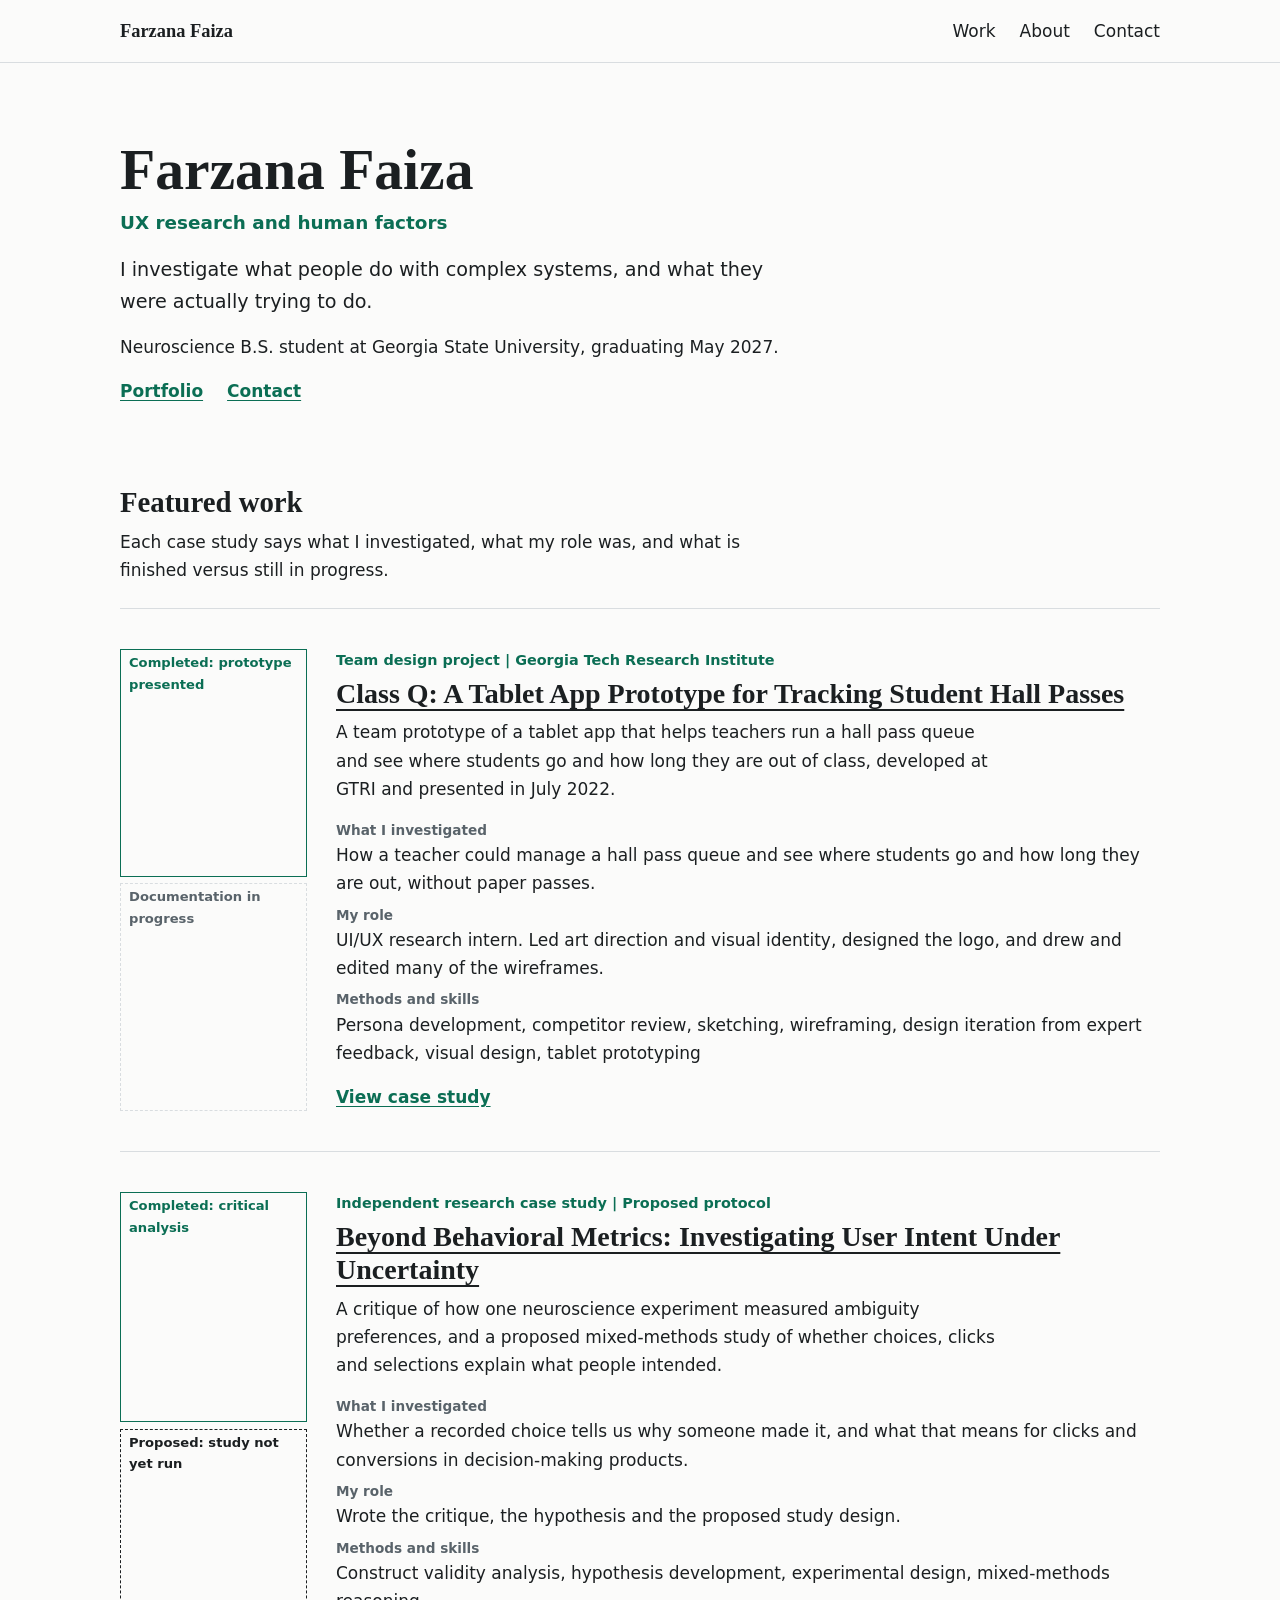
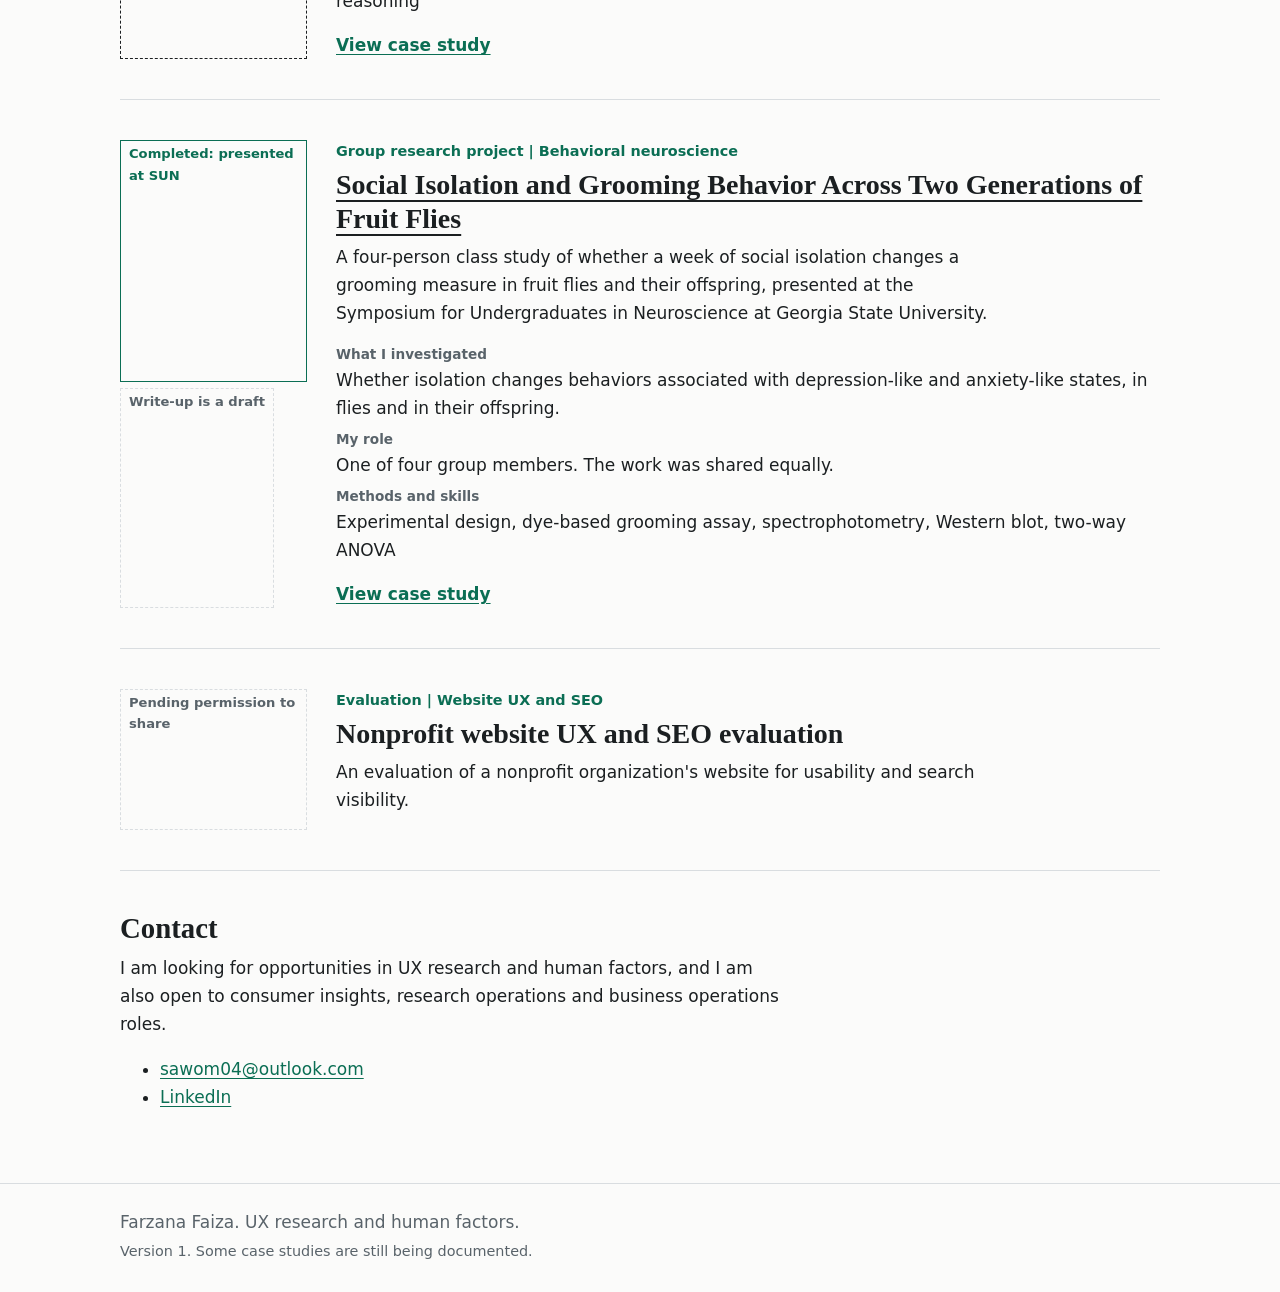
<file: index.html>
<!DOCTYPE html>
<html lang="en">
<head>
<meta charset="utf-8">
<meta name="viewport" content="width=device-width, initial-scale=1">
<title>Farzana Faiza | UX research and human factors</title>
<meta name="description" content="Portfolio of Farzana Faiza: UX research, human factors and behavioral neuroscience research.">
<link rel="stylesheet" href="style.css">
</head>
<body>
<a class="skip" href="#main">Skip to main content</a>
<header class="site"><div class="wrap bar">
<a class="brand" href="index.html">Farzana Faiza</a>
<nav aria-label="Main"><ul>
<li><a href="index.html#work">Work</a></li>
<li><a href="about.html">About</a></li>
<li><a href="index.html#contact">Contact</a></li>
</ul></nav></div></header>

<main id="main">
<section class="hero wrap" aria-labelledby="hero-h">
<h1 id="hero-h">Farzana Faiza</h1>
<p class="kicker">UX research and human factors</p>
<!-- EDIT: your introduction -->
<p class="lede">I investigate what people do with complex systems, and what they were actually trying to do.</p>
<p>Neuroscience B.S. student at Georgia State University, graduating May 2027.</p>
<p class="actions"><a href="#work">Portfolio</a> <a href="#contact">Contact</a></p>
</section>
<section class="wrap" id="work" aria-labelledby="work-h">
<h2 id="work-h">Featured work</h2>
<p>Each case study says what I investigated, what my role was, and what is finished versus still in progress.</p>
<ol class="rows">

<!-- ROW START: gtri-research. To REORDER, cut this block and paste it elsewhere. To HIDE, add the word hidden inside the li tag below (see README). -->
<li class="row">
<ul class="chips" aria-label="Project status"><li class="chip done">Completed: prototype presented</li><li class="chip wip">Documentation in progress</li></ul>
<div>
<p class="kind">Team design project | Georgia Tech Research Institute</p>
<h3><a href="projects/gtri-research.html">Class Q: A Tablet App Prototype for Tracking Student Hall Passes</a></h3>
<p>A team prototype of a tablet app that helps teachers run a hall pass queue and see where students go and how long they are out of class, developed at GTRI and presented in July 2022.</p>
<dl class="meta">
<div><dt>What I investigated</dt><dd>How a teacher could manage a hall pass queue and see where students go and how long they are out, without paper passes.</dd></div>
<div><dt>My role</dt><dd>UI/UX research intern. Led art direction and visual identity, designed the logo, and drew and edited many of the wireframes.</dd></div>
<div><dt>Methods and skills</dt><dd>Persona development, competitor review, sketching, wireframing, design iteration from expert feedback, visual design, tablet prototyping</dd></div>
</dl>
<p class="more"><a href="projects/gtri-research.html">View case study</a></p>
</div>
</li>
<!-- ROW END -->

<!-- ROW START: beyond-behavioral-metrics. To REORDER, cut this block and paste it elsewhere. To HIDE, add the word hidden inside the li tag below (see README). -->
<li class="row">
<ul class="chips" aria-label="Project status"><li class="chip done">Completed: critical analysis</li><li class="chip prop">Proposed: study not yet run</li></ul>
<div>
<p class="kind">Independent research case study | Proposed protocol</p>
<h3><a href="projects/beyond-behavioral-metrics.html">Beyond Behavioral Metrics: Investigating User Intent Under Uncertainty</a></h3>
<p>A critique of how one neuroscience experiment measured ambiguity preferences, and a proposed mixed-methods study of whether choices, clicks and selections explain what people intended.</p>
<dl class="meta">
<div><dt>What I investigated</dt><dd>Whether a recorded choice tells us why someone made it, and what that means for clicks and conversions in decision-making products.</dd></div>
<div><dt>My role</dt><dd>Wrote the critique, the hypothesis and the proposed study design.</dd></div>
<div><dt>Methods and skills</dt><dd>Construct validity analysis, hypothesis development, experimental design, mixed-methods reasoning</dd></div>
</dl>
<p class="more"><a href="projects/beyond-behavioral-metrics.html">View case study</a></p>
</div>
</li>
<!-- ROW END -->

<!-- ROW START: neuroscience-research. To REORDER, cut this block and paste it elsewhere. To HIDE, add the word hidden inside the li tag below (see README). -->
<li class="row">
<ul class="chips" aria-label="Project status"><li class="chip done">Completed: presented at SUN</li><li class="chip wip">Write-up is a draft</li></ul>
<div>
<p class="kind">Group research project | Behavioral neuroscience</p>
<h3><a href="projects/neuroscience-research.html">Social Isolation and Grooming Behavior Across Two Generations of Fruit Flies</a></h3>
<p>A four-person class study of whether a week of social isolation changes a grooming measure in fruit flies and their offspring, presented at the Symposium for Undergraduates in Neuroscience at Georgia State University.</p>
<dl class="meta">
<div><dt>What I investigated</dt><dd>Whether isolation changes behaviors associated with depression-like and anxiety-like states, in flies and in their offspring.</dd></div>
<div><dt>My role</dt><dd>One of four group members. The work was shared equally.</dd></div>
<div><dt>Methods and skills</dt><dd>Experimental design, dye-based grooming assay, spectrophotometry, Western blot, two-way ANOVA</dd></div>
</dl>
<p class="more"><a href="projects/neuroscience-research.html">View case study</a></p>
</div>
</li>
<!-- ROW END -->

<!-- ROW START: nonprofit-audit. To REORDER, cut this block and paste it elsewhere. -->
<li class="row locked" tabindex="0">
<ul class="chips" aria-label="Project status"><li class="chip wip">Pending permission to share</li></ul>
<div>
<p class="kind">Evaluation | Website UX and SEO</p>
<h3>Nonprofit website UX and SEO evaluation</h3>
<p>An evaluation of a nonprofit organization's website for usability and search visibility.</p>
<p class="reveal">I am waiting for permission to share this work, so there is no case study yet. I will add the details once I have it.</p>
</div>
</li>
<!-- ROW END -->
</ol>
</section>
<section class="wrap" id="contact" aria-labelledby="contact-h">
<h2 id="contact-h">Contact</h2>
<p>I am looking for opportunities in UX research and human factors, and I am also open to consumer insights, research operations and business operations roles.</p>
<!-- EDIT: replace the email and LinkedIn addresses below -->
<ul>
<li><a href="mailto:sawom04@outlook.com">sawom04@outlook.com</a></li>
<li><a href="https://www.linkedin.com/in/farzana-f-b4121533b/">LinkedIn</a></li>
</ul>
</section>
</main>
<footer class="site"><div class="wrap">
<p>Farzana Faiza. UX research and human factors.</p>
<p class="small">Version 1. Some case studies are still being documented.</p>
</div></footer>
</body>
</html>
</file>
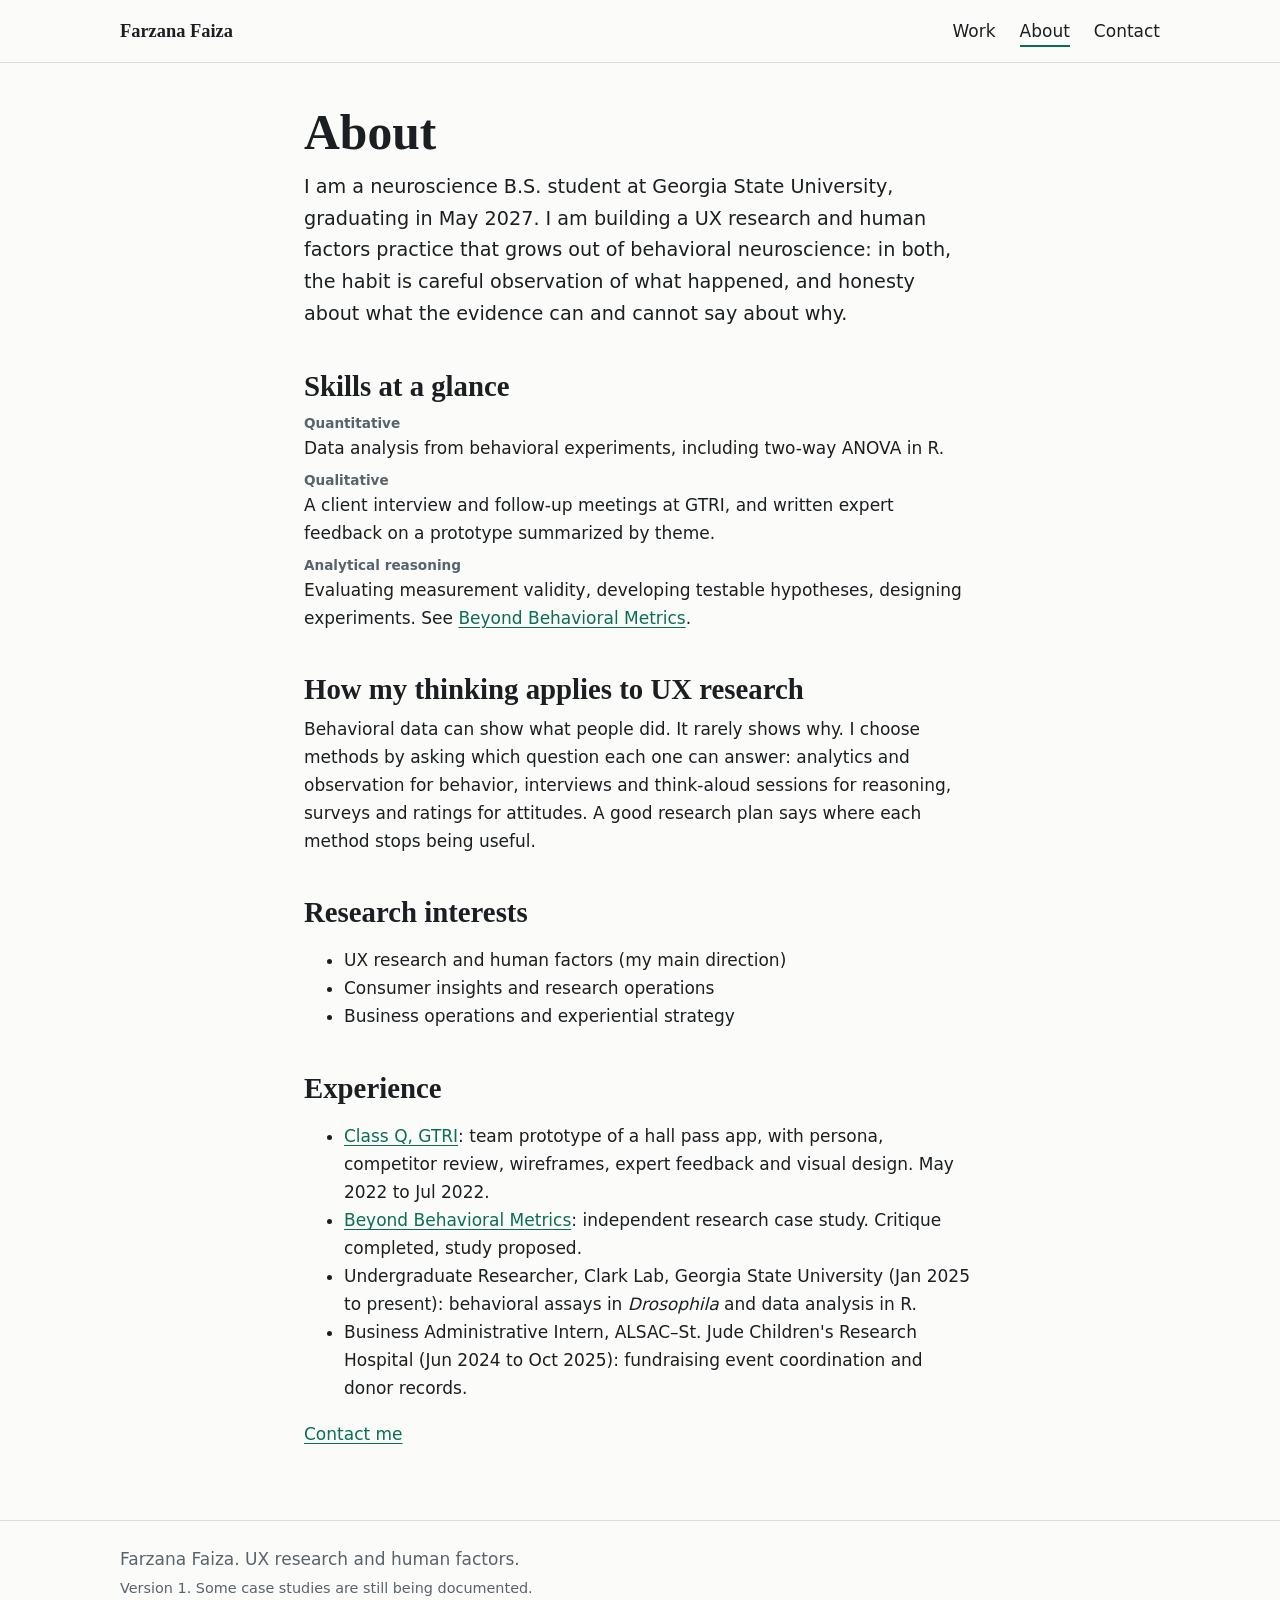
<file: about-1.html>
<!DOCTYPE html>
<html lang="en">
<head>
<meta charset="utf-8">
<meta name="viewport" content="width=device-width, initial-scale=1">
<title>About | Farzana Faiza</title>
<meta name="description" content="Background, skills and experience of Farzana Faiza.">
<link rel="stylesheet" href="style.css">
</head>
<body>
<a class="skip" href="#main">Skip to main content</a>
<header class="site"><div class="wrap bar">
<a class="brand" href="index.html">Farzana Faiza</a>
<nav aria-label="Main"><ul>
<li><a href="index.html#work">Work</a></li>
<li><a href="about.html" aria-current="page">About</a></li>
<li><a href="index.html#contact">Contact</a></li>
</ul></nav></div></header>

<main id="main" class="wrap cs">
<h1>About</h1>
<!-- EDIT: background -->
<p class="lede">I am a neuroscience B.S. student at Georgia State University, graduating in May 2027. I am building a UX research and human factors practice that grows out of behavioral neuroscience: in both, the habit is careful observation of what happened, and honesty about what the evidence can and cannot say about why.</p>
<h2>Skills at a glance</h2>
<dl class="brief">
<div><dt>Quantitative</dt><dd>Data analysis from behavioral experiments, including two-way ANOVA in R.</dd></div>
<div><dt>Qualitative</dt><dd>A client interview and follow-up meetings at GTRI, and written expert feedback on a prototype summarized by theme.</dd></div>
<div><dt>Analytical reasoning</dt><dd>Evaluating measurement validity, developing testable hypotheses, designing experiments. See <a href="projects/beyond-behavioral-metrics.html">Beyond Behavioral Metrics</a>.</dd></div>
</dl>
<h2>How my thinking applies to UX research</h2>
<p>Behavioral data can show what people did. It rarely shows why. I choose methods by asking which question each one can answer: analytics and observation for behavior, interviews and think-aloud sessions for reasoning, surveys and ratings for attitudes. A good research plan says where each method stops being useful.</p>
<h2>Research interests</h2>
<ul>
<li>UX research and human factors (my main direction)</li>
<li>Consumer insights and research operations</li>
<li>Business operations and experiential strategy</li>
</ul>
<h2>Experience</h2>
<!-- EDIT: add dates and roles. Case study links go to the project pages. -->
<ul>
<li><a href="projects/gtri-research.html">Class Q, GTRI</a>: team prototype of a hall pass app, with persona, competitor review, wireframes, expert feedback and visual design. May 2022 to Jul 2022.</li>
<li><a href="projects/beyond-behavioral-metrics.html">Beyond Behavioral Metrics</a>: independent research case study. Critique completed, study proposed.</li>
<li>Undergraduate Researcher, Clark Lab, Georgia State University (Jan 2025 to present): behavioral assays in <em>Drosophila</em> and data analysis in R.</li>
<li>Business Administrative Intern, ALSAC–St. Jude Children's Research Hospital (Jun 2024 to Oct 2025): fundraising event coordination and donor records.</li>
</ul>
<p><a href="index.html#contact">Contact me</a></p>
</main>
<footer class="site"><div class="wrap">
<p>Farzana Faiza. UX research and human factors.</p>
<p class="small">Version 1. Some case studies are still being documented.</p>
</div></footer>
</body>
</html>
</file>
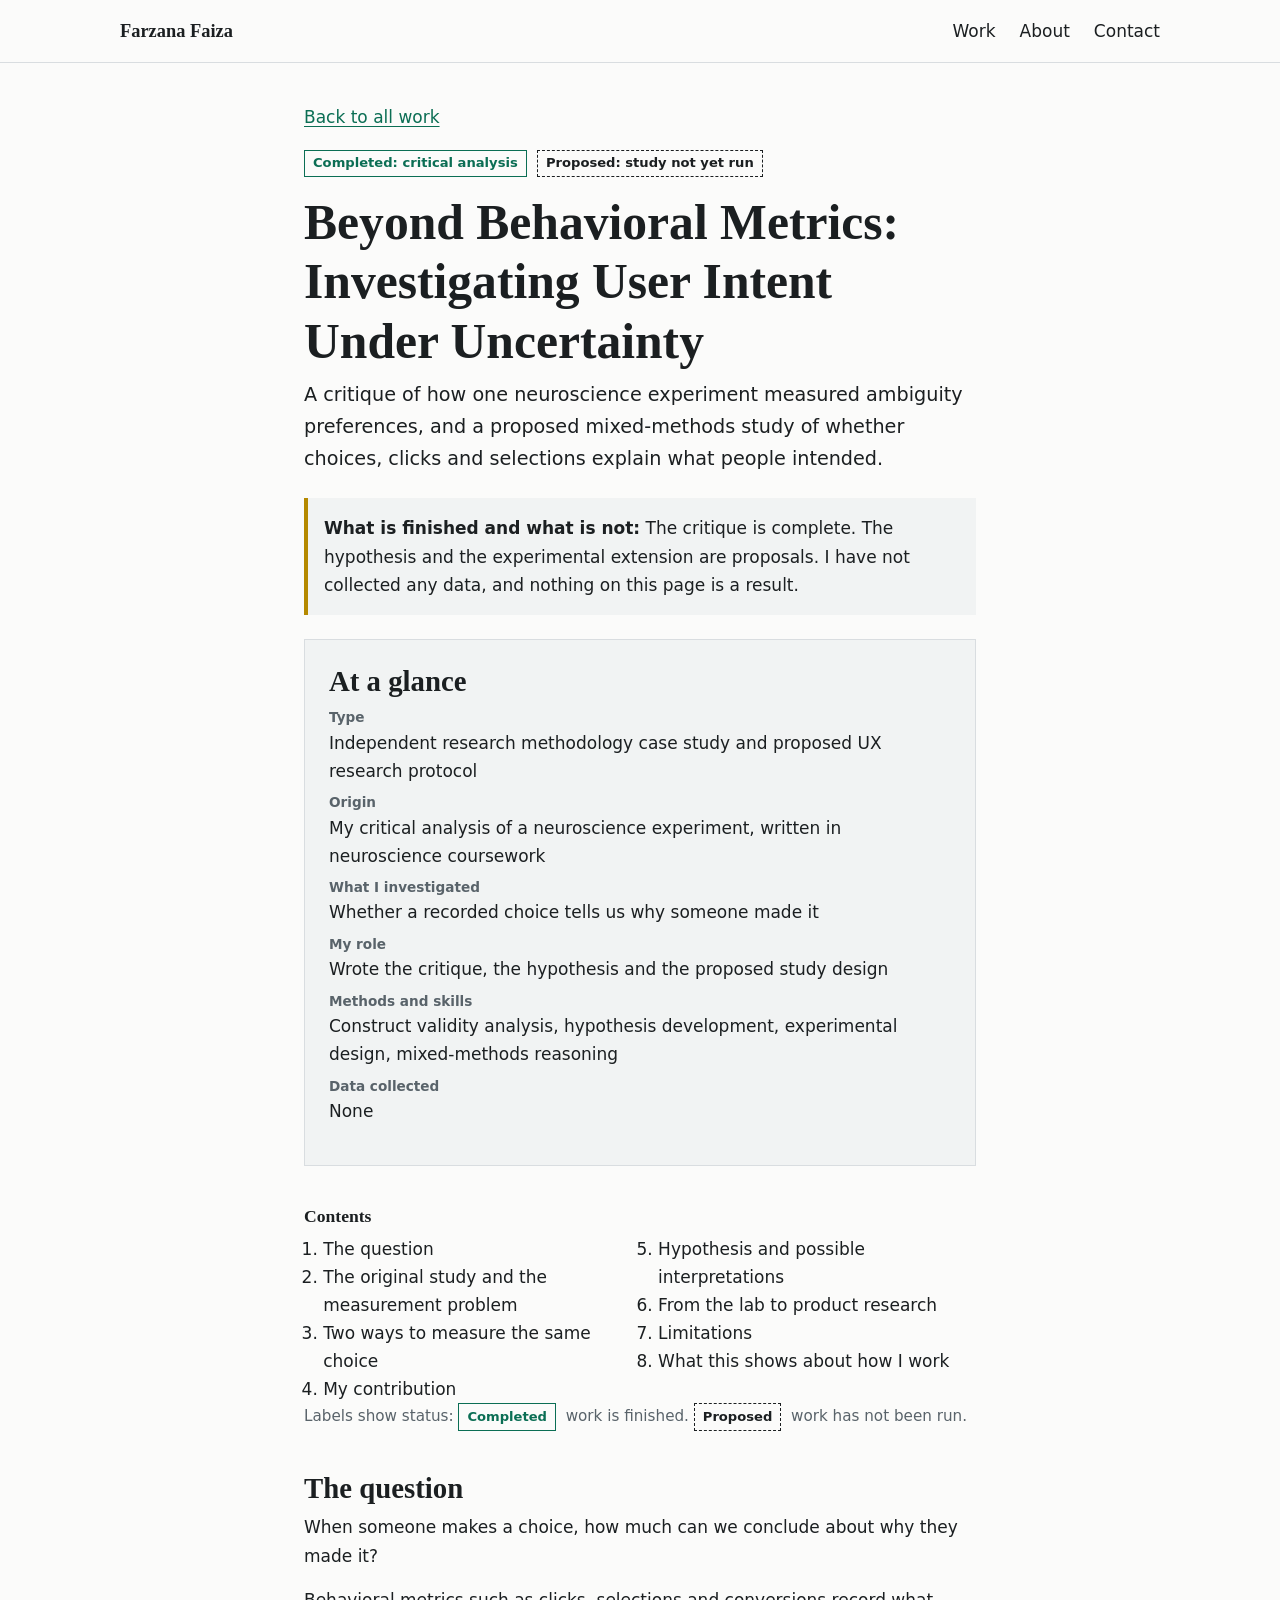
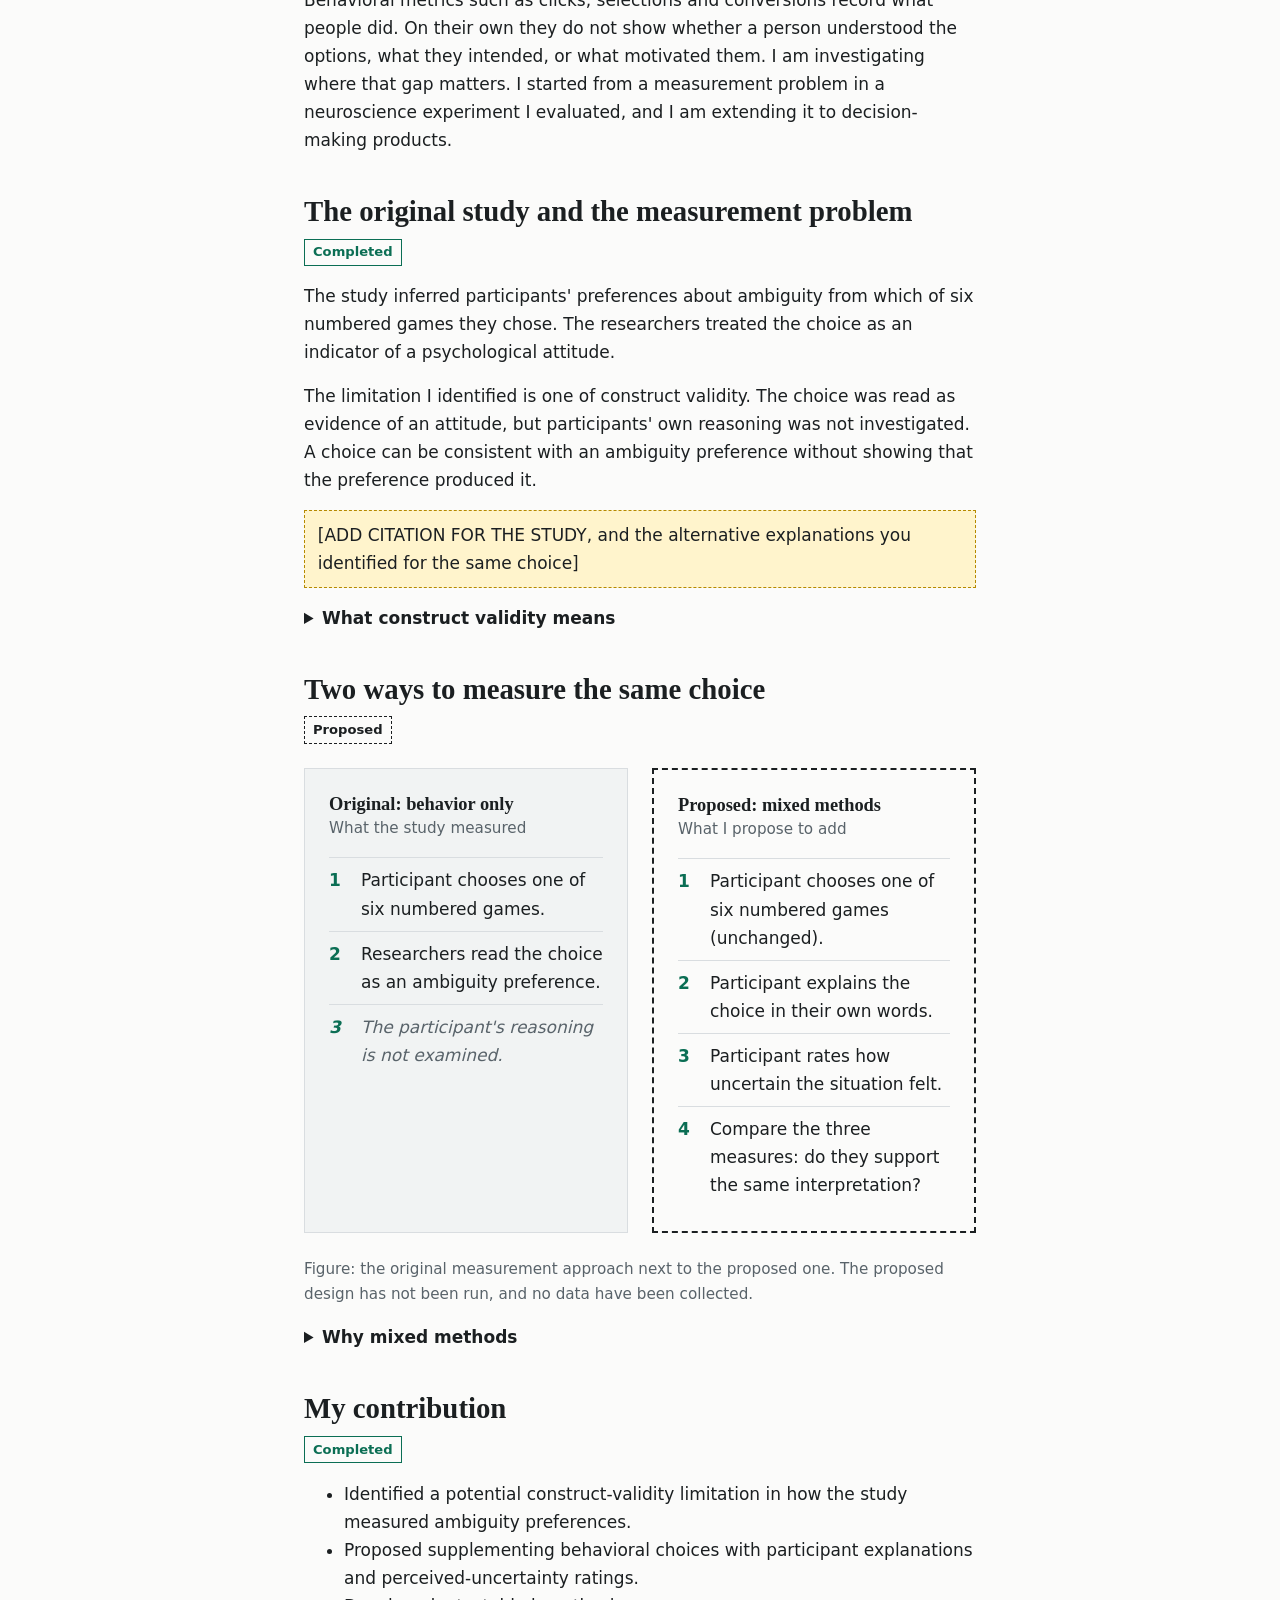
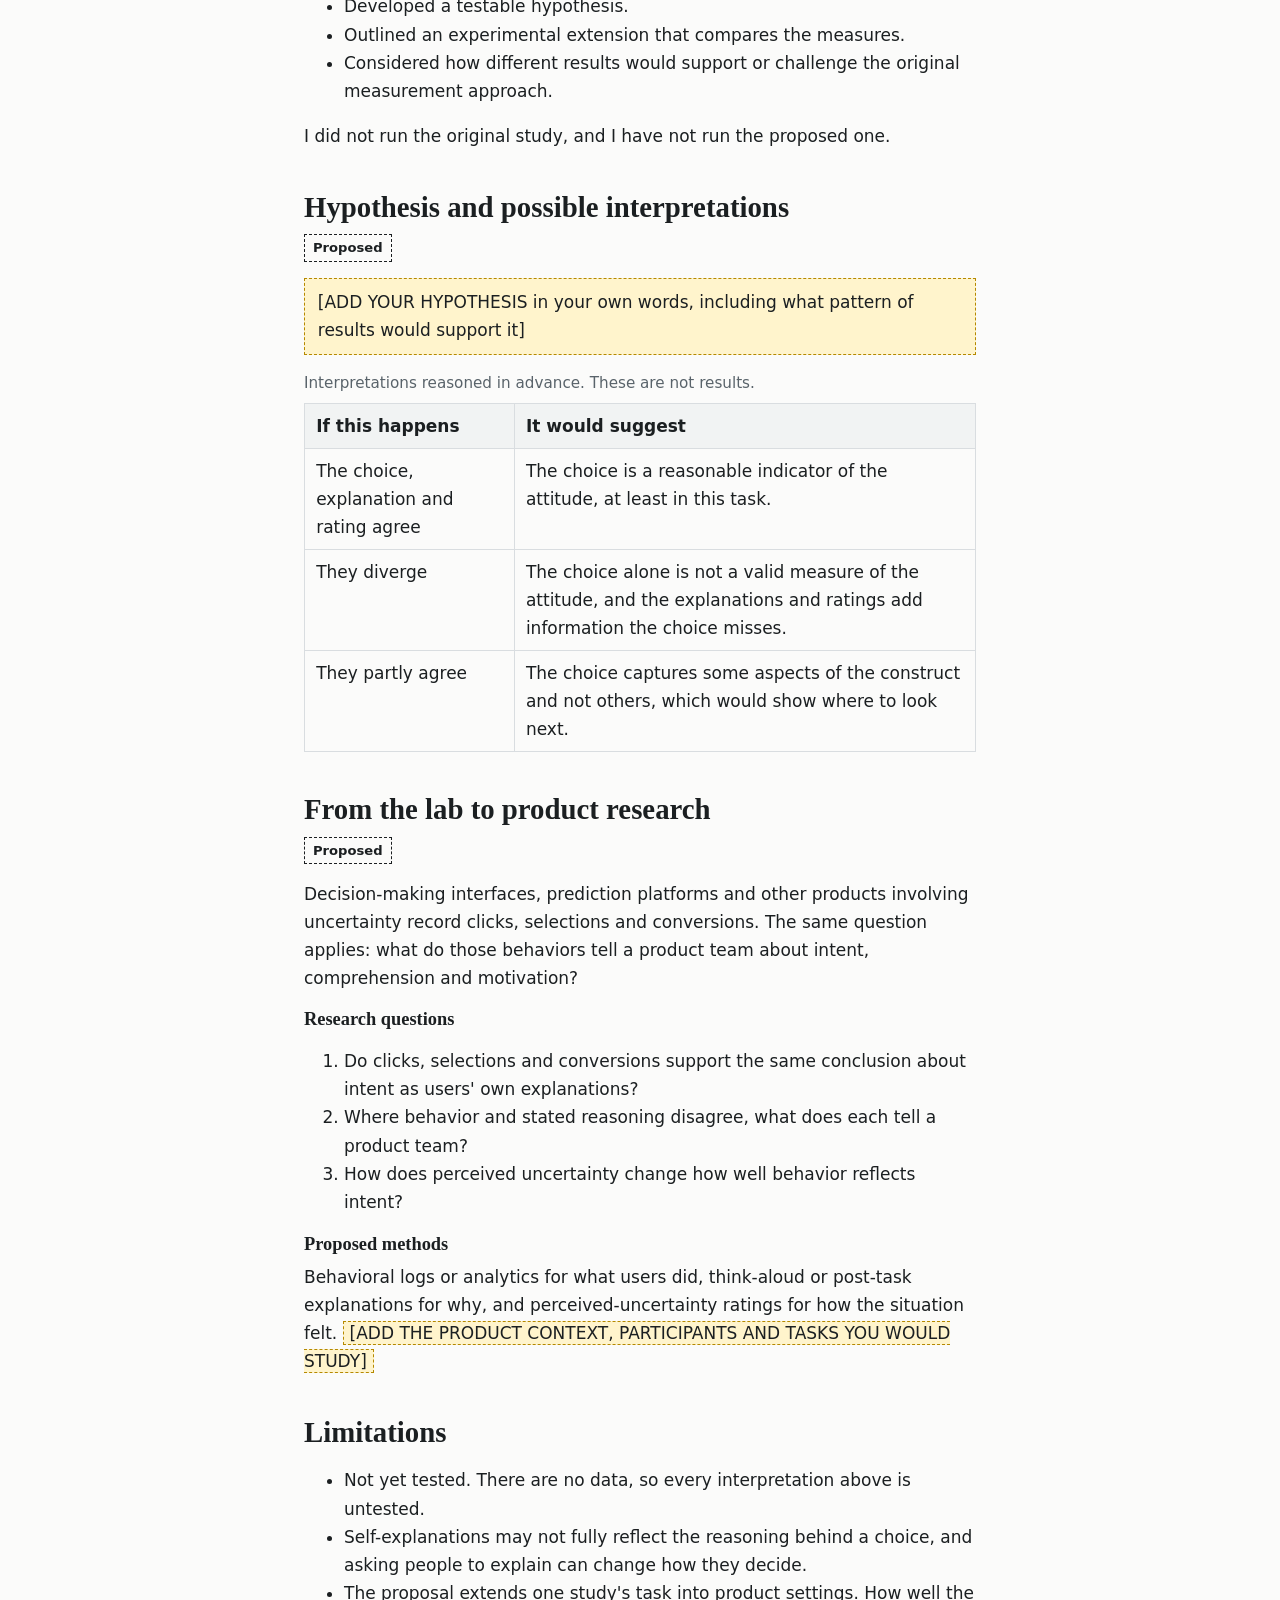
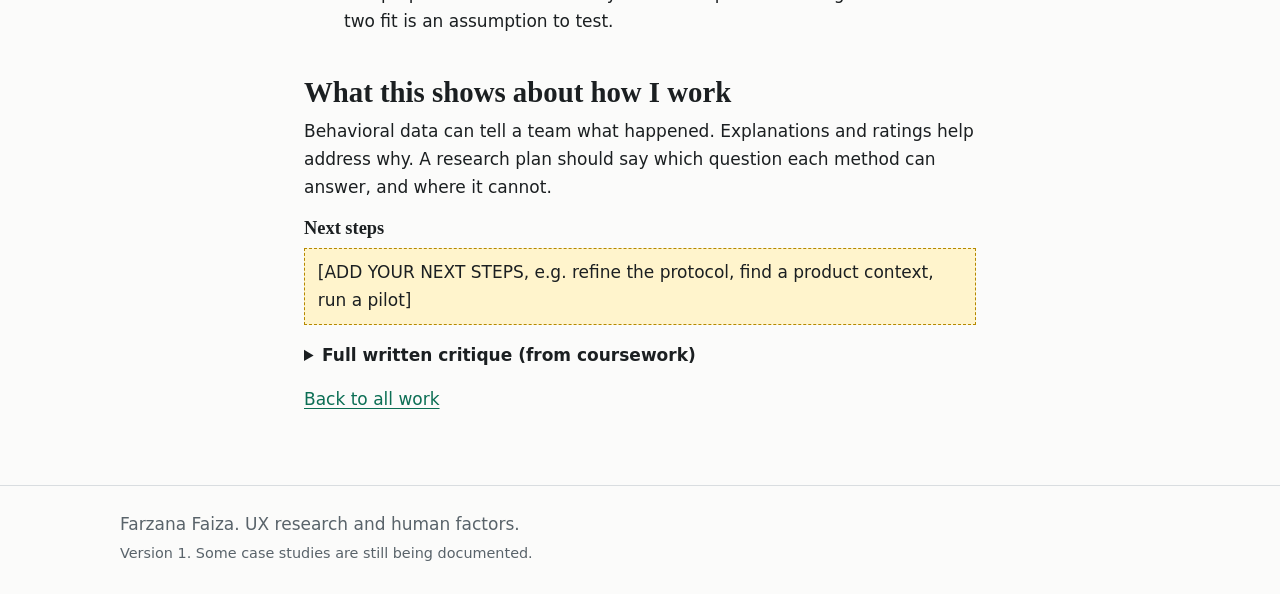
<file: beyond-behavioral-metrics.html>
<!DOCTYPE html>
<html lang="en">
<head>
<meta charset="utf-8">
<meta name="viewport" content="width=device-width, initial-scale=1">
<title>Beyond Behavioral Metrics: Investigating User Intent Under Uncertainty | Farzana Faiza</title>
<meta name="description" content="A critique of how one neuroscience experiment measured ambiguity preferences, and a proposed mixed-methods study of whether choices, clicks and selections explain what people intended.">
<link rel="stylesheet" href="../style.css">
</head>
<body>
<a class="skip" href="#main">Skip to main content</a>
<header class="site"><div class="wrap bar">
<a class="brand" href="../index.html">Farzana Faiza</a>
<nav aria-label="Main"><ul>
<li><a href="../index.html#work">Work</a></li>
<li><a href="../about.html">About</a></li>
<li><a href="../index.html#contact">Contact</a></li>
</ul></nav></div></header>

<main id="main" class="wrap cs">
<p><a href="../index.html#work">Back to all work</a></p>
<p><span class="chip done">Completed: critical analysis</span> <span class="chip prop">Proposed: study not yet run</span></p>
<h1>Beyond Behavioral Metrics: Investigating User Intent Under Uncertainty</h1>
<p class="lede">A critique of how one neuroscience experiment measured ambiguity preferences, and a proposed mixed-methods study of whether choices, clicks and selections explain what people intended.</p>
<div class="callout"><p><strong>What is finished and what is not:</strong> The critique is complete. The hypothesis and the experimental extension are proposals. I have not collected any data, and nothing on this page is a result.</p></div>
<section class="brief-box" aria-labelledby="glance-h">
<h2 id="glance-h">At a glance</h2>
<dl class="brief">
<div><dt>Type</dt><dd>Independent research methodology case study and proposed UX research protocol</dd></div>
<div><dt>Origin</dt><dd>My critical analysis of a neuroscience experiment, written in neuroscience coursework</dd></div>
<div><dt>What I investigated</dt><dd>Whether a recorded choice tells us why someone made it</dd></div>
<div><dt>My role</dt><dd>Wrote the critique, the hypothesis and the proposed study design</dd></div>
<div><dt>Methods and skills</dt><dd>Construct validity analysis, hypothesis development, experimental design, mixed-methods reasoning</dd></div>
<div><dt>Data collected</dt><dd>None</dd></div>
</dl>
</section>
<nav class="toc" aria-labelledby="toc-h"><h2 id="toc-h">Contents</h2><ol><li><a href="#question-h">The question</a></li><li><a href="#problem-h">The original study and the measurement problem</a></li><li><a href="#compare-h">Two ways to measure the same choice</a></li><li><a href="#contribution-h">My contribution</a></li><li><a href="#hypothesis-h">Hypothesis and possible interpretations</a></li><li><a href="#product-h">From the lab to product research</a></li><li><a href="#limits-h">Limitations</a></li><li><a href="#takeaway-h">What this shows about how I work</a></li></ol></nav>
<p class="hint">Labels show status: <span class="chip done">Completed</span> work is finished. <span class="chip prop">Proposed</span> work has not been run.</p>
<section aria-labelledby="question-h">
<h2 id="question-h">The question</h2>
<p>When someone makes a choice, how much can we conclude about why they made it?</p>
<p>Behavioral metrics such as clicks, selections and conversions record what people did. On their own they do not show whether a person understood the options, what they intended, or what motivated them. I am investigating where that gap matters. I started from a measurement problem in a neuroscience experiment I evaluated, and I am extending it to decision-making products.</p>
</section>
<section aria-labelledby="problem-h">
<h2 id="problem-h">The original study and the measurement problem</h2>
<p><span class="chip done">Completed</span></p>
<p>The study inferred participants' preferences about ambiguity from which of six numbered games they chose. The researchers treated the choice as an indicator of a psychological attitude.</p>
<p>The limitation I identified is one of construct validity. The choice was read as evidence of an attitude, but participants' own reasoning was not investigated. A choice can be consistent with an ambiguity preference without showing that the preference produced it.</p>
<p class="ph">[ADD CITATION FOR THE STUDY, and the alternative explanations you identified for the same choice]</p>
<details><summary>What construct validity means</summary>
<p>Construct validity asks whether a measure captures the concept it is meant to capture. A choice between games is a behavior. Whether it measures an attitude toward ambiguity is a separate claim that needs its own support.</p>
</details>
</section>
<section aria-labelledby="compare-h">
<h2 id="compare-h">Two ways to measure the same choice</h2>
<p><span class="chip prop">Proposed</span></p>
<div class="compare">
<div class="way">
<h3>Original: behavior only</h3>
<p class="tagline">What the study measured</p>
<ol class="steps">
<li>Participant chooses one of six numbered games.</li>
<li>Researchers read the choice as an ambiguity preference.</li>
<li class="gap">The participant's reasoning is not examined.</li>
</ol>
</div>
<div class="way proposed">
<h3>Proposed: mixed methods</h3>
<p class="tagline">What I propose to add</p>
<ol class="steps">
<li>Participant chooses one of six numbered games (unchanged).</li>
<li>Participant explains the choice in their own words.</li>
<li>Participant rates how uncertain the situation felt.</li>
<li>Compare the three measures: do they support the same interpretation?</li>
</ol>
</div>
</div>
<p class="hint">Figure: the original measurement approach next to the proposed one. The proposed design has not been run, and no data have been collected.</p>
<details><summary>Why mixed methods</summary>
<p>Each measure answers a different question. The choice shows what happened. The explanation shows how the person describes their reasoning. The rating shows how uncertain the situation felt to them. Comparing them tests whether the choice alone is enough.</p>
</details>
</section>
<section aria-labelledby="contribution-h">
<h2 id="contribution-h">My contribution</h2>
<p><span class="chip done">Completed</span></p>
<ul>
<li>Identified a potential construct-validity limitation in how the study measured ambiguity preferences.</li>
<li>Proposed supplementing behavioral choices with participant explanations and perceived-uncertainty ratings.</li>
<li>Developed a testable hypothesis.</li>
<li>Outlined an experimental extension that compares the measures.</li>
<li>Considered how different results would support or challenge the original measurement approach.</li>
</ul>
<p>I did not run the original study, and I have not run the proposed one.</p>
</section>
<section aria-labelledby="hypothesis-h">
<h2 id="hypothesis-h">Hypothesis and possible interpretations</h2>
<p><span class="chip prop">Proposed</span></p>
<p class="ph">[ADD YOUR HYPOTHESIS in your own words, including what pattern of results would support it]</p>
<table>
<caption>Interpretations reasoned in advance. These are not results.</caption>
<thead><tr><th scope="col">If this happens</th><th scope="col">It would suggest</th></tr></thead>
<tbody>
<tr><td>The choice, explanation and rating agree</td><td>The choice is a reasonable indicator of the attitude, at least in this task.</td></tr>
<tr><td>They diverge</td><td>The choice alone is not a valid measure of the attitude, and the explanations and ratings add information the choice misses.</td></tr>
<tr><td>They partly agree</td><td>The choice captures some aspects of the construct and not others, which would show where to look next.</td></tr>
</tbody></table>
<!-- EDIT: adjust this table to match your own analysis -->
</section>
<section aria-labelledby="product-h">
<h2 id="product-h">From the lab to product research</h2>
<p><span class="chip prop">Proposed</span></p>
<p>Decision-making interfaces, prediction platforms and other products involving uncertainty record clicks, selections and conversions. The same question applies: what do those behaviors tell a product team about intent, comprehension and motivation?</p>
<h3>Research questions</h3>
<ol>
<li>Do clicks, selections and conversions support the same conclusion about intent as users' own explanations?</li>
<li>Where behavior and stated reasoning disagree, what does each tell a product team?</li>
<li>How does perceived uncertainty change how well behavior reflects intent?</li>
</ol>
<h3>Proposed methods</h3>
<p>Behavioral logs or analytics for what users did, think-aloud or post-task explanations for why, and perceived-uncertainty ratings for how the situation felt. <span class="ph">[ADD THE PRODUCT CONTEXT, PARTICIPANTS AND TASKS YOU WOULD STUDY]</span></p>
<!-- EDIT: change the research questions to match your protocol -->
</section>
<section aria-labelledby="limits-h">
<h2 id="limits-h">Limitations</h2>
<ul>
<li>Not yet tested. There are no data, so every interpretation above is untested.</li>
<li>Self-explanations may not fully reflect the reasoning behind a choice, and asking people to explain can change how they decide.</li>
<li>The proposal extends one study's task into product settings. How well the two fit is an assumption to test.</li>
</ul>
<!-- EDIT: add the limitations you see -->
</section>
<section aria-labelledby="takeaway-h">
<h2 id="takeaway-h">What this shows about how I work</h2>
<p>Behavioral data can tell a team what happened. Explanations and ratings help address why. A research plan should say which question each method can answer, and where it cannot.</p>
<h3>Next steps</h3>
<p class="ph">[ADD YOUR NEXT STEPS, e.g. refine the protocol, find a product context, run a pilot]</p>
<details><summary>Full written critique (from coursework)</summary>
<p class="ph">[ADD A LINK TO YOUR WRITTEN CRITIQUE OR AN EXCERPT, if you want readers to see it]</p>
</details>
</section>
<p><a href="../index.html#work">Back to all work</a></p>
</main>
<footer class="site"><div class="wrap">
<p>Farzana Faiza. UX research and human factors.</p>
<p class="small">Version 1. Some case studies are still being documented.</p>
</div></footer>
</body>
</html>
</file>
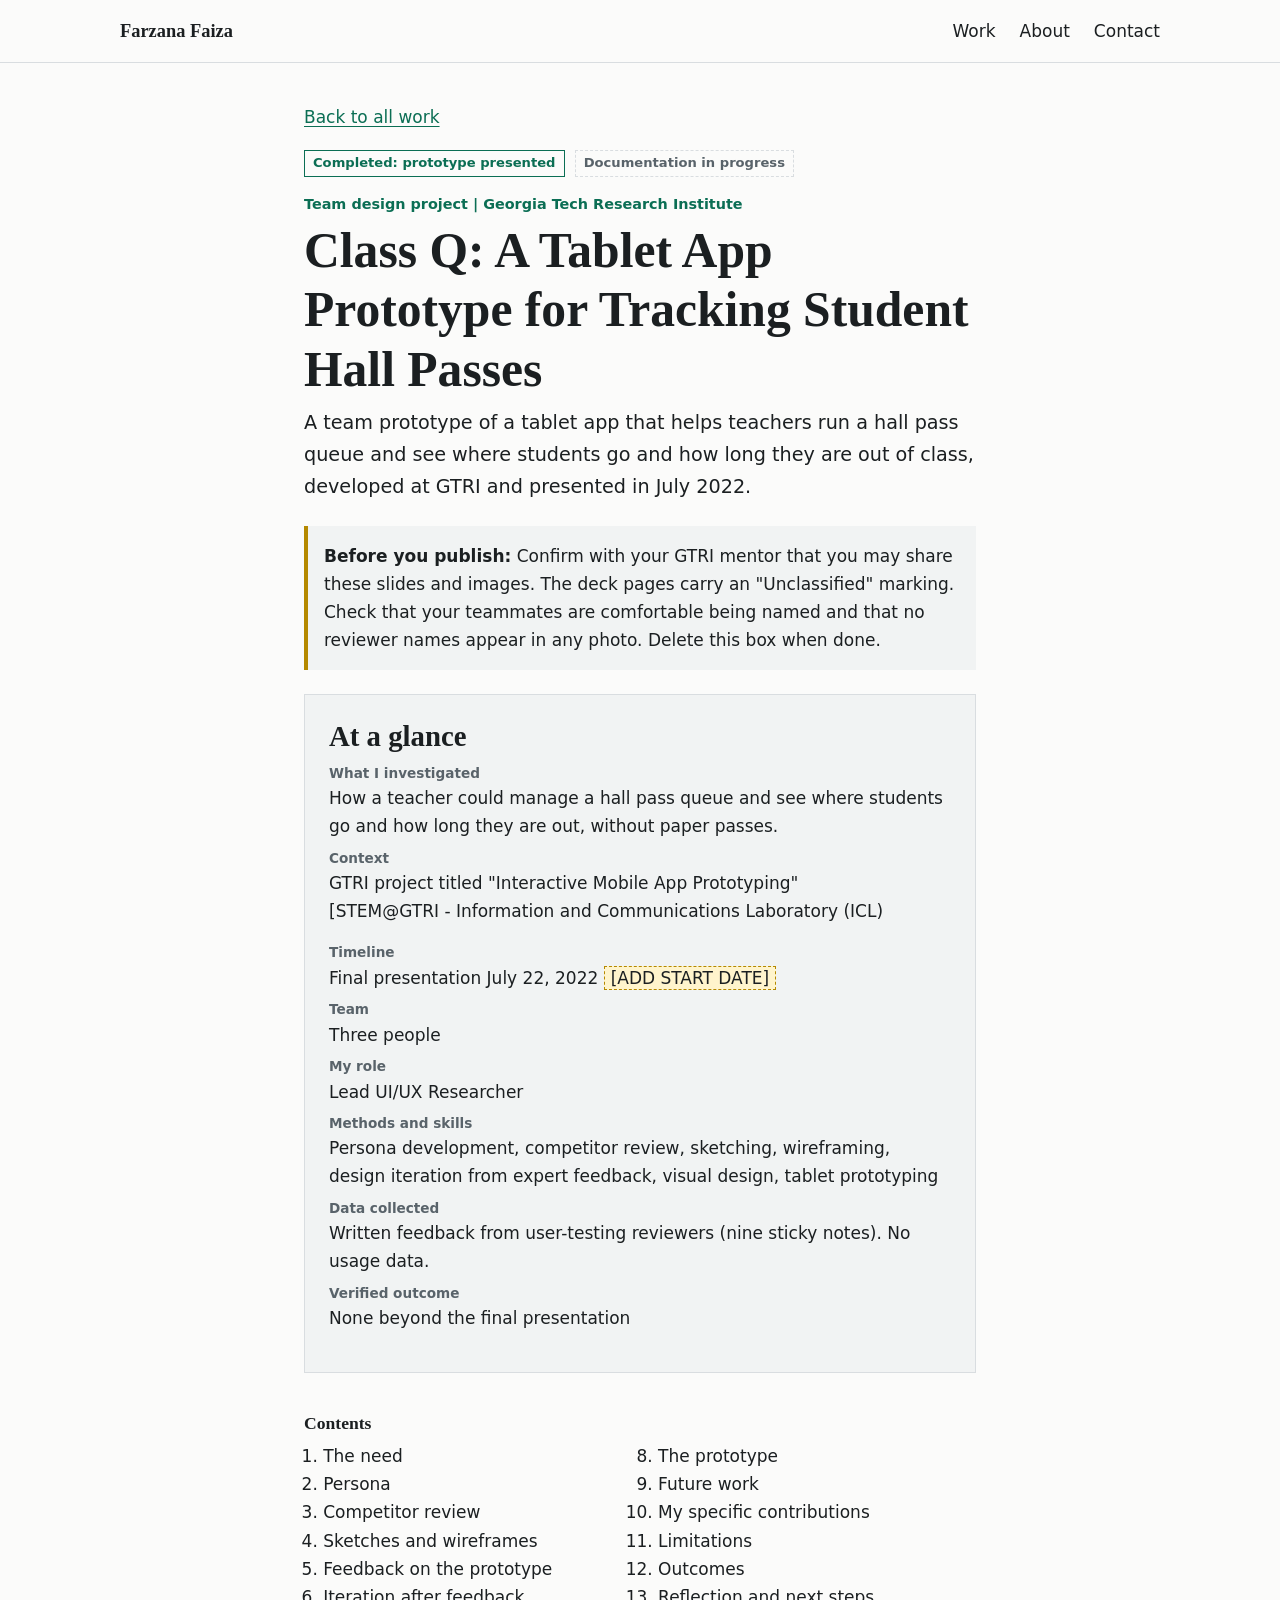
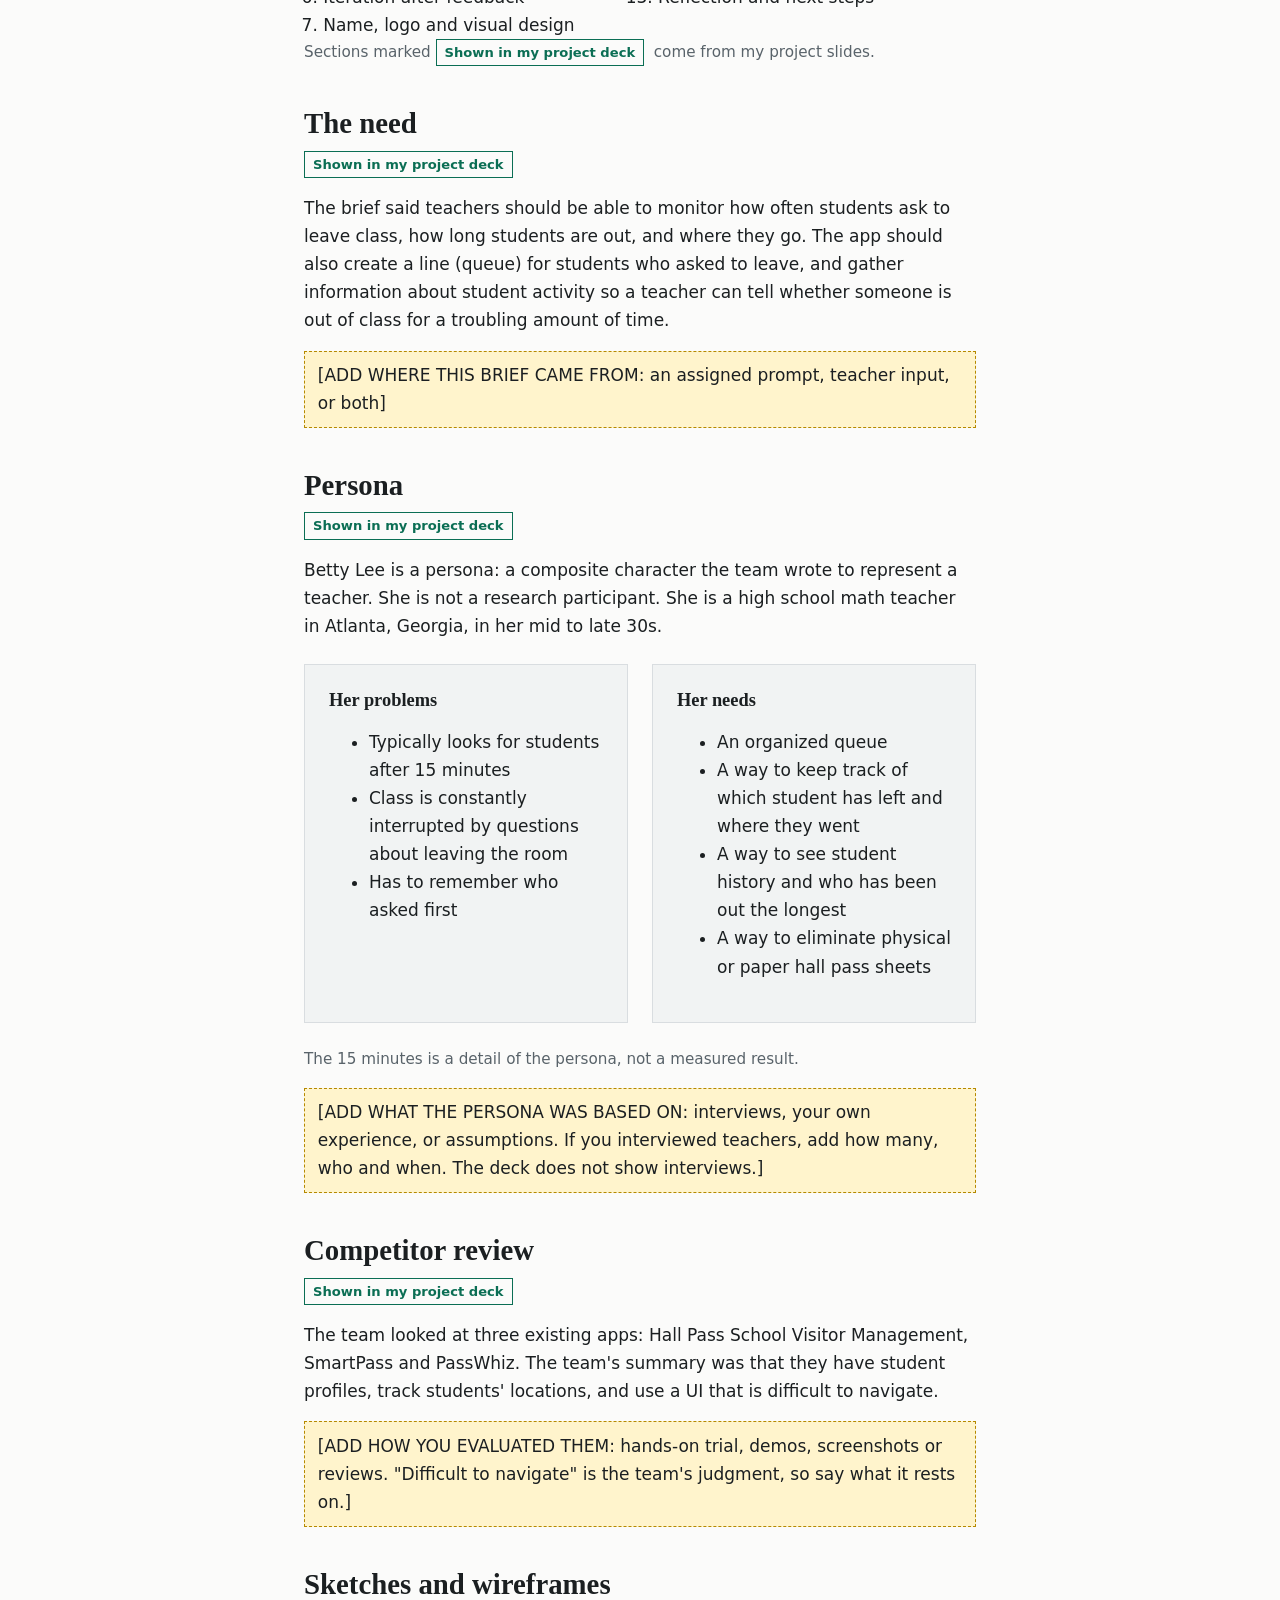
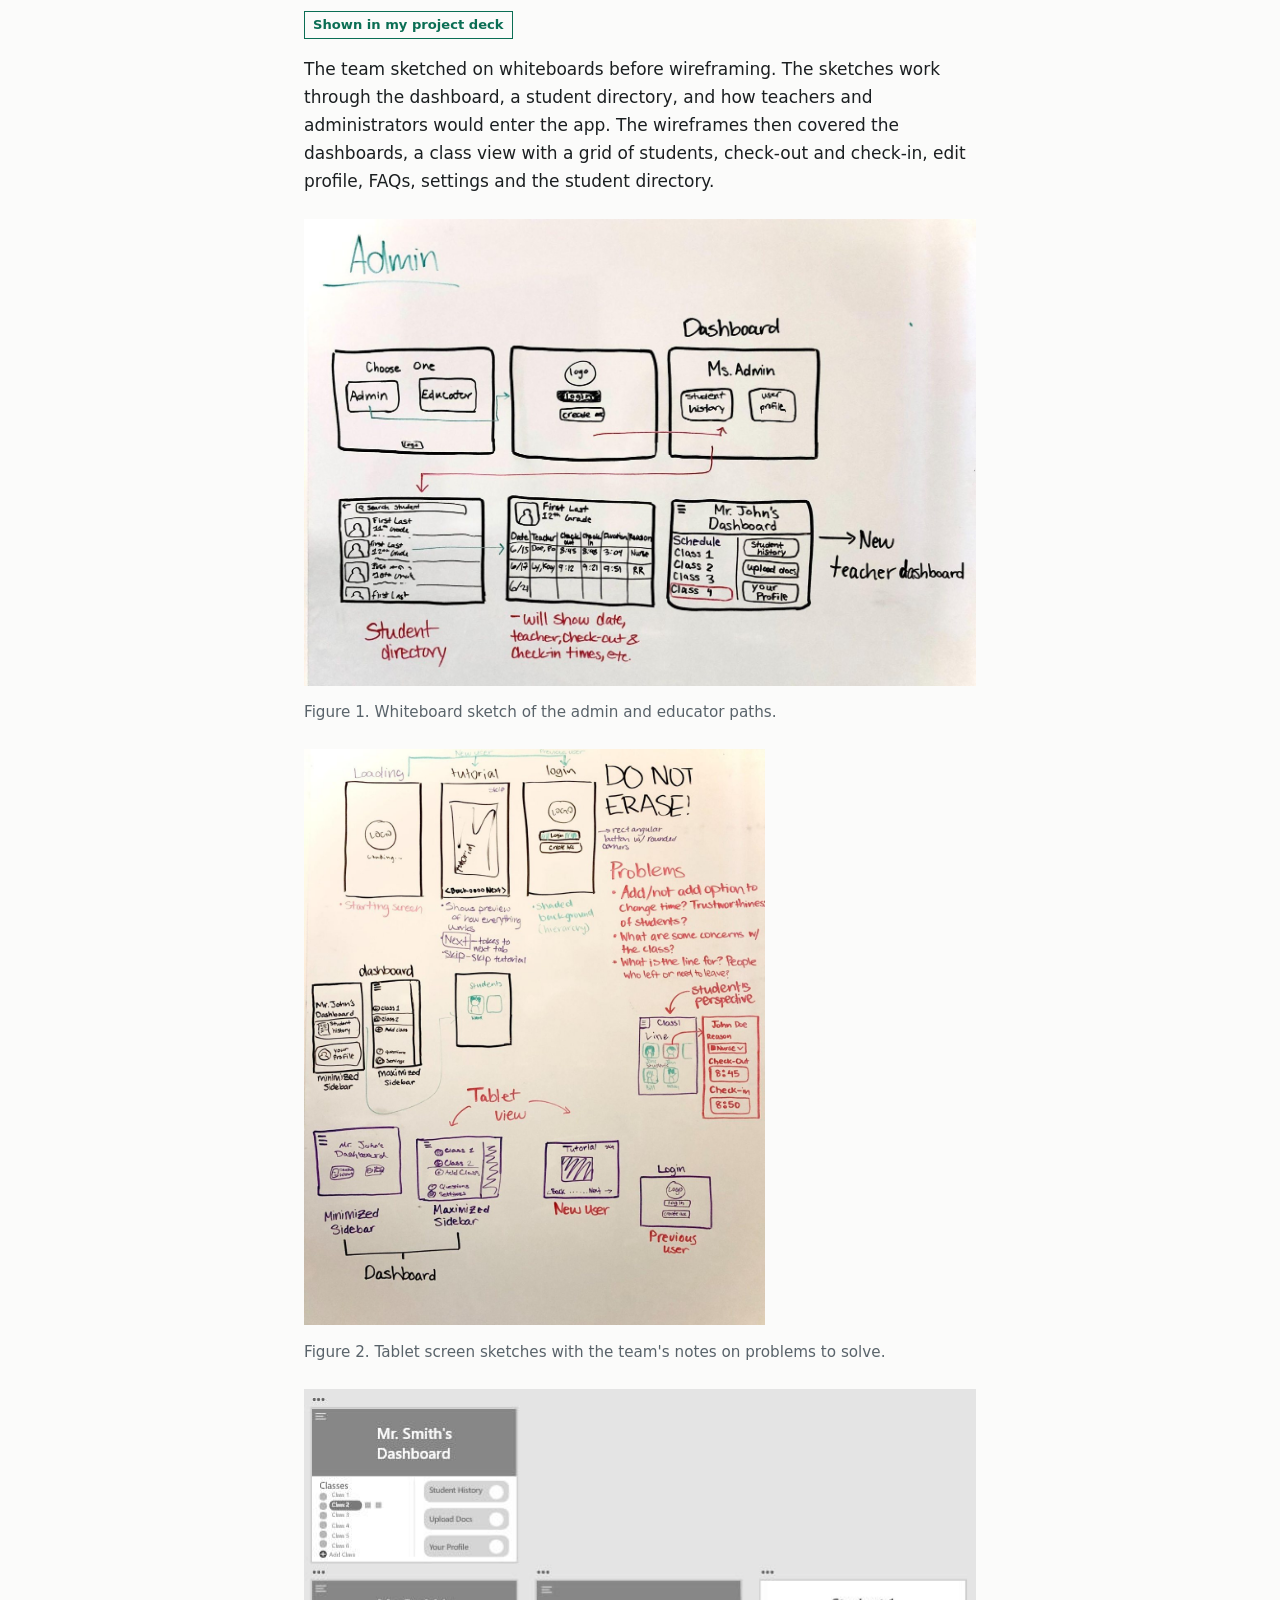
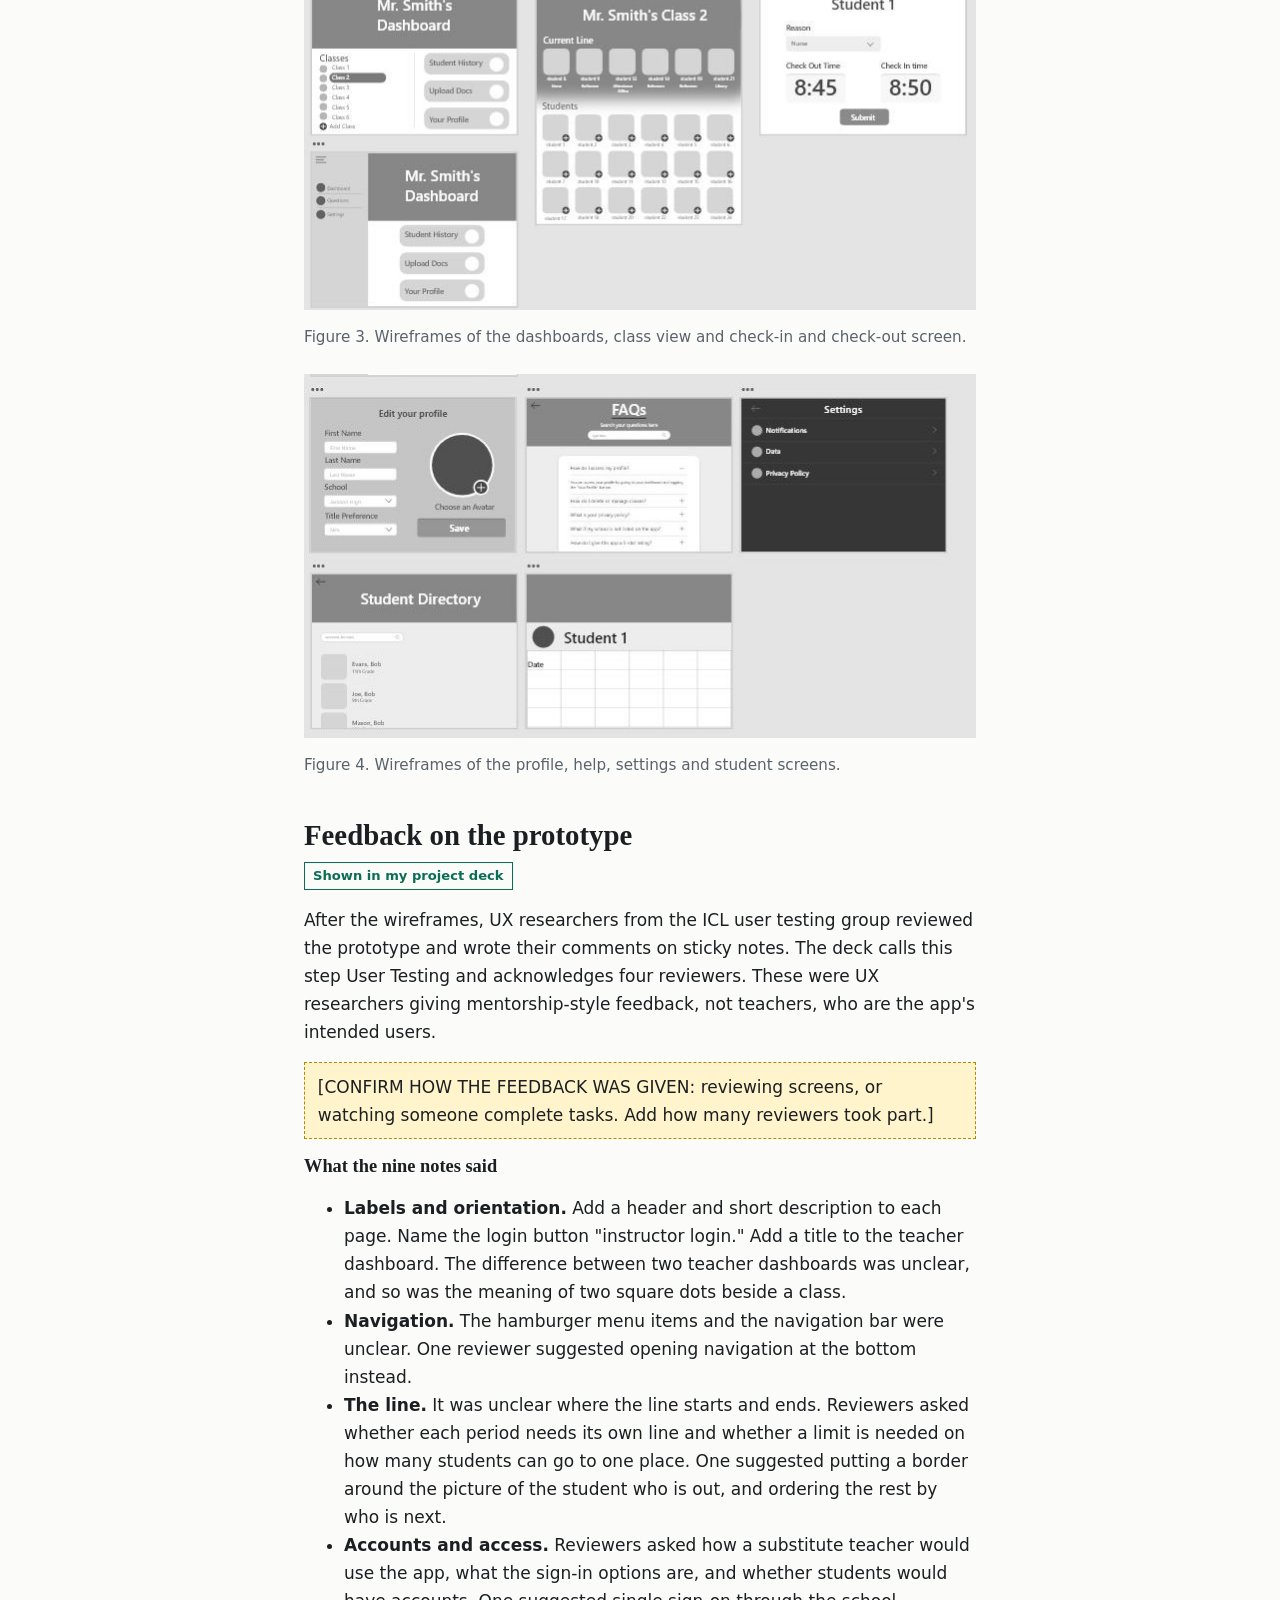
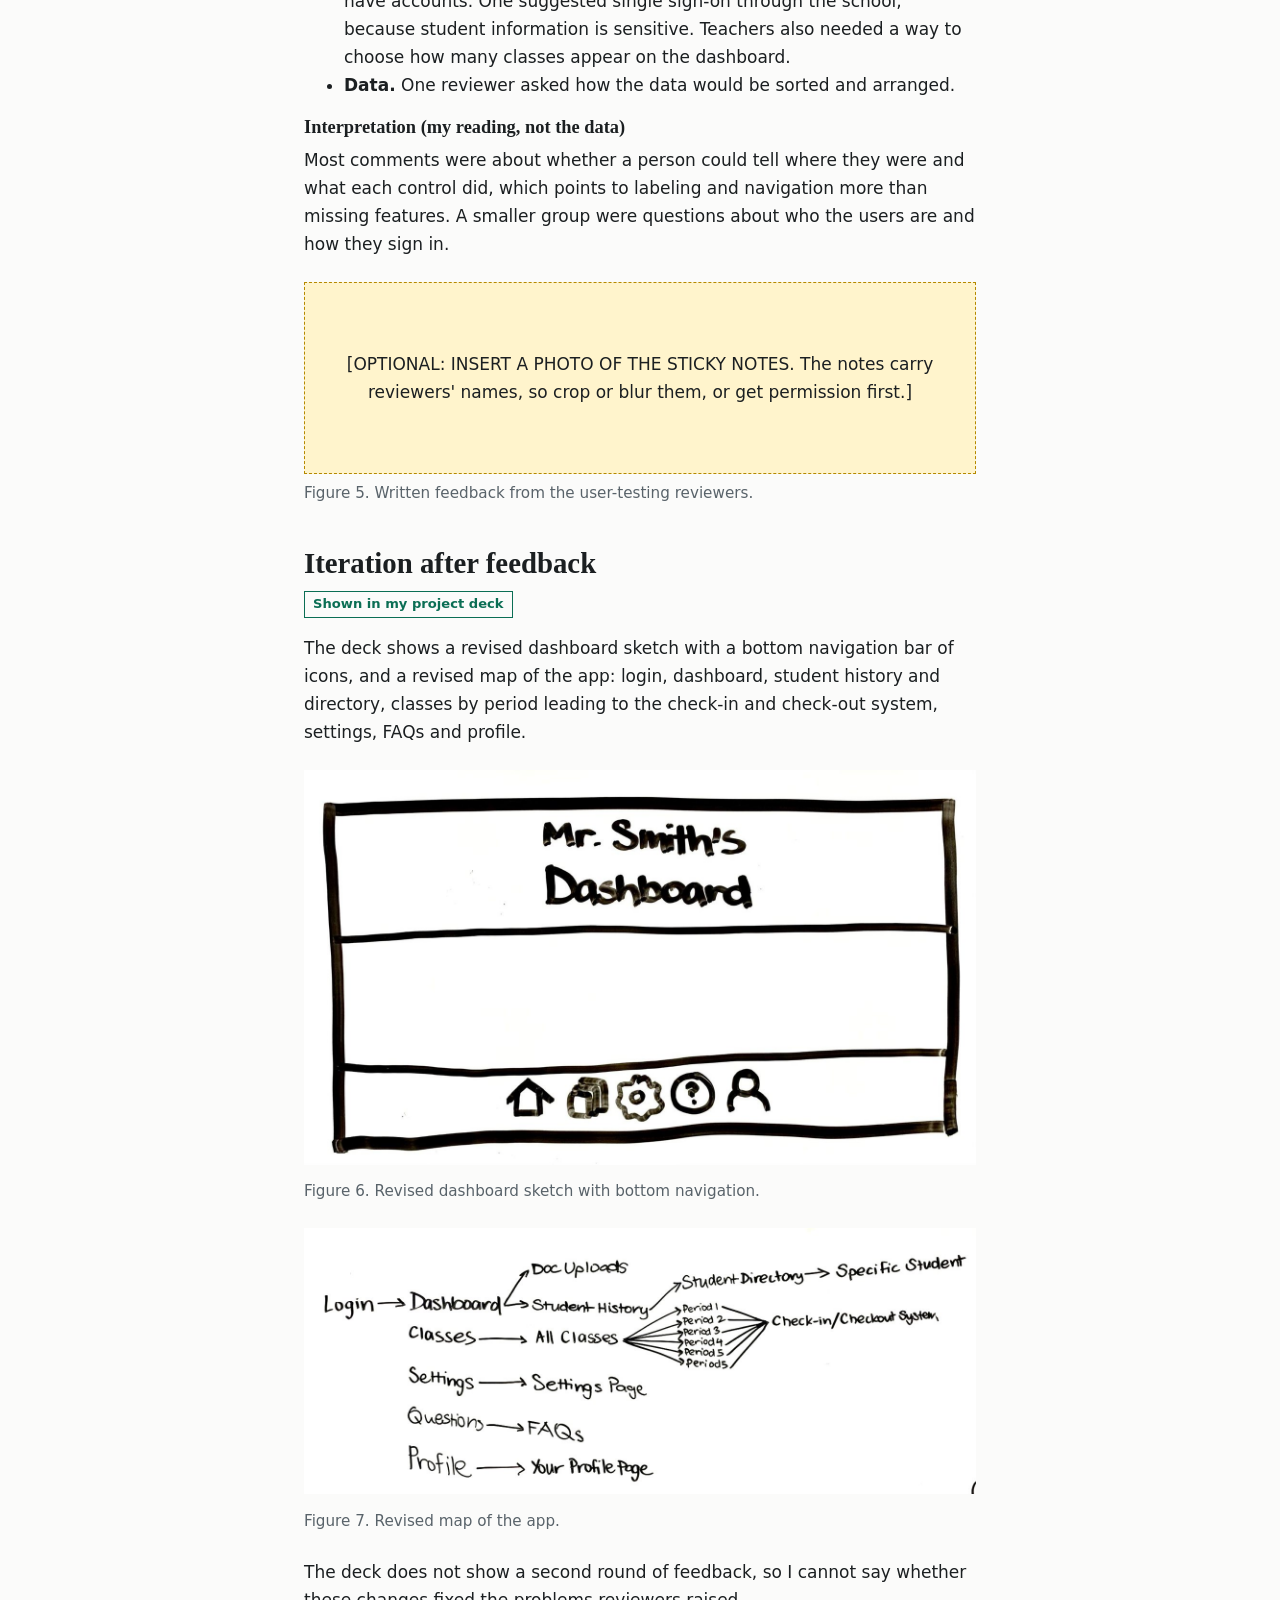
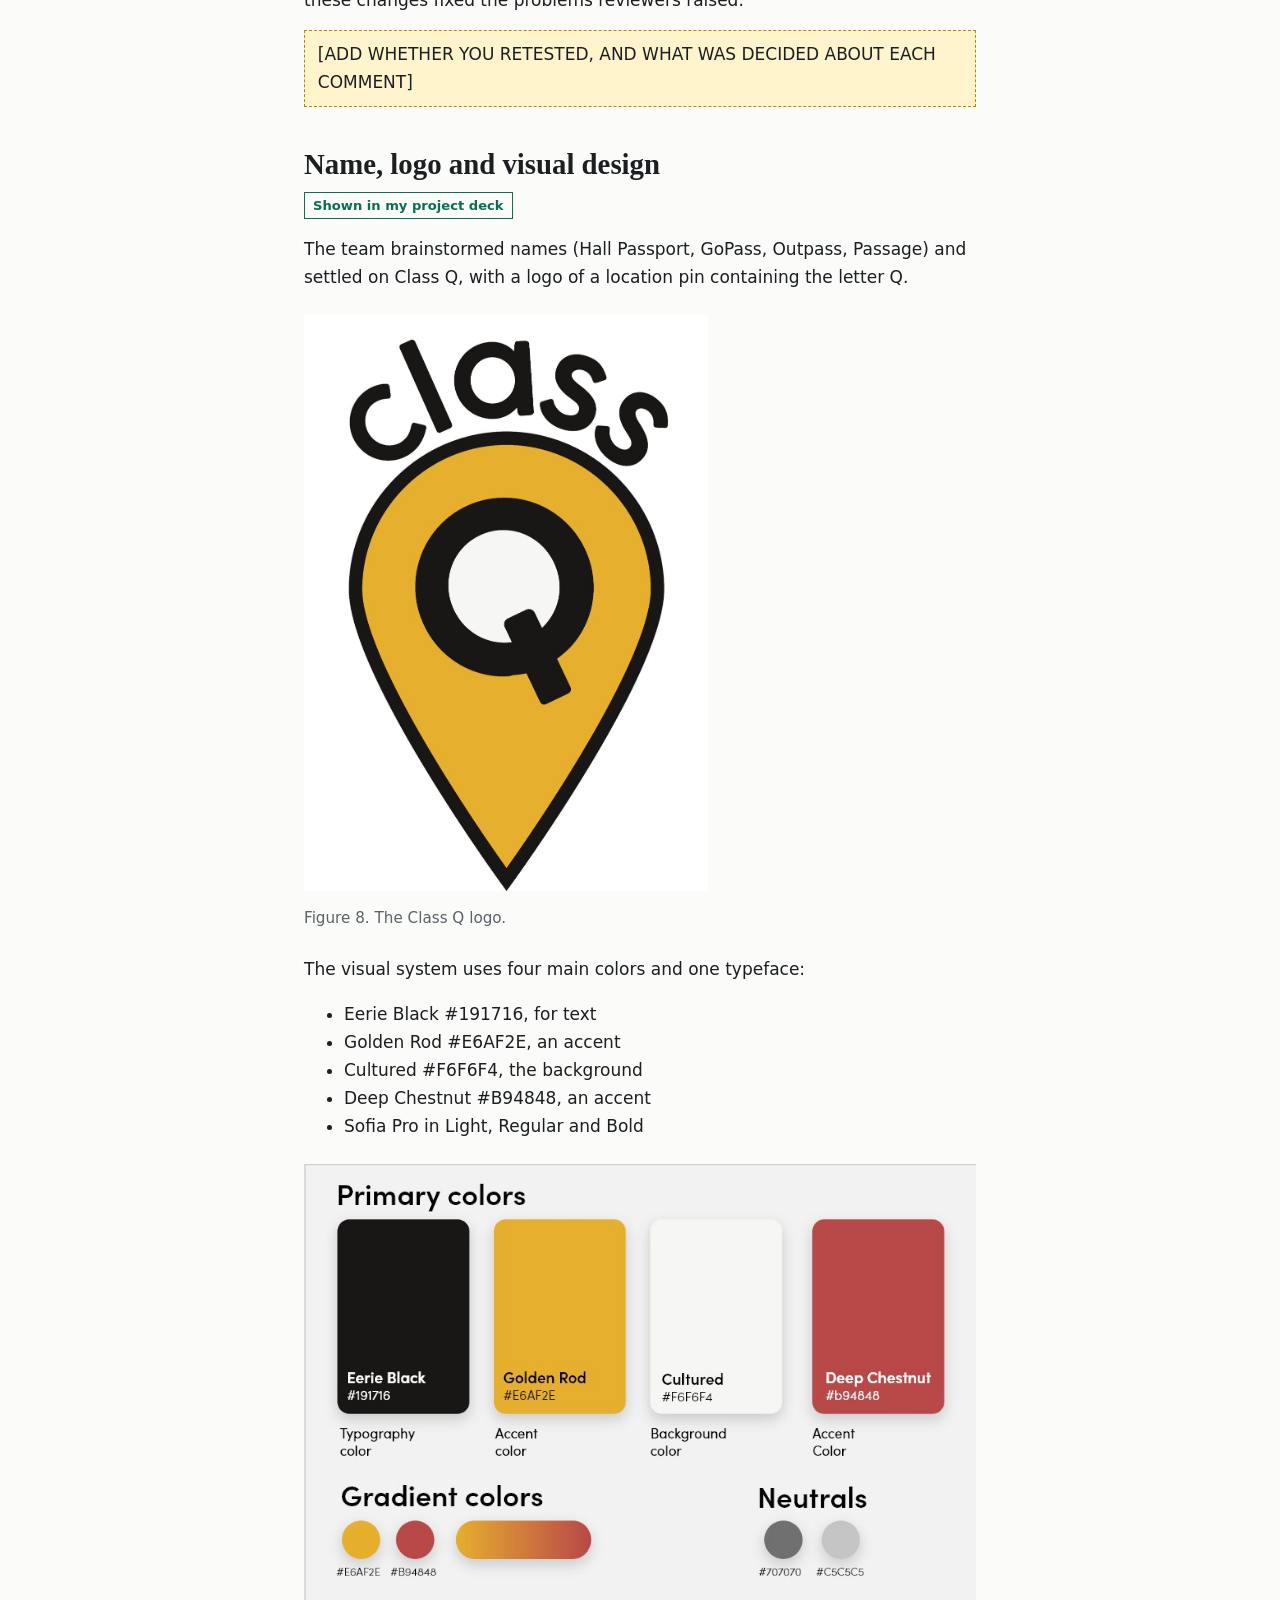
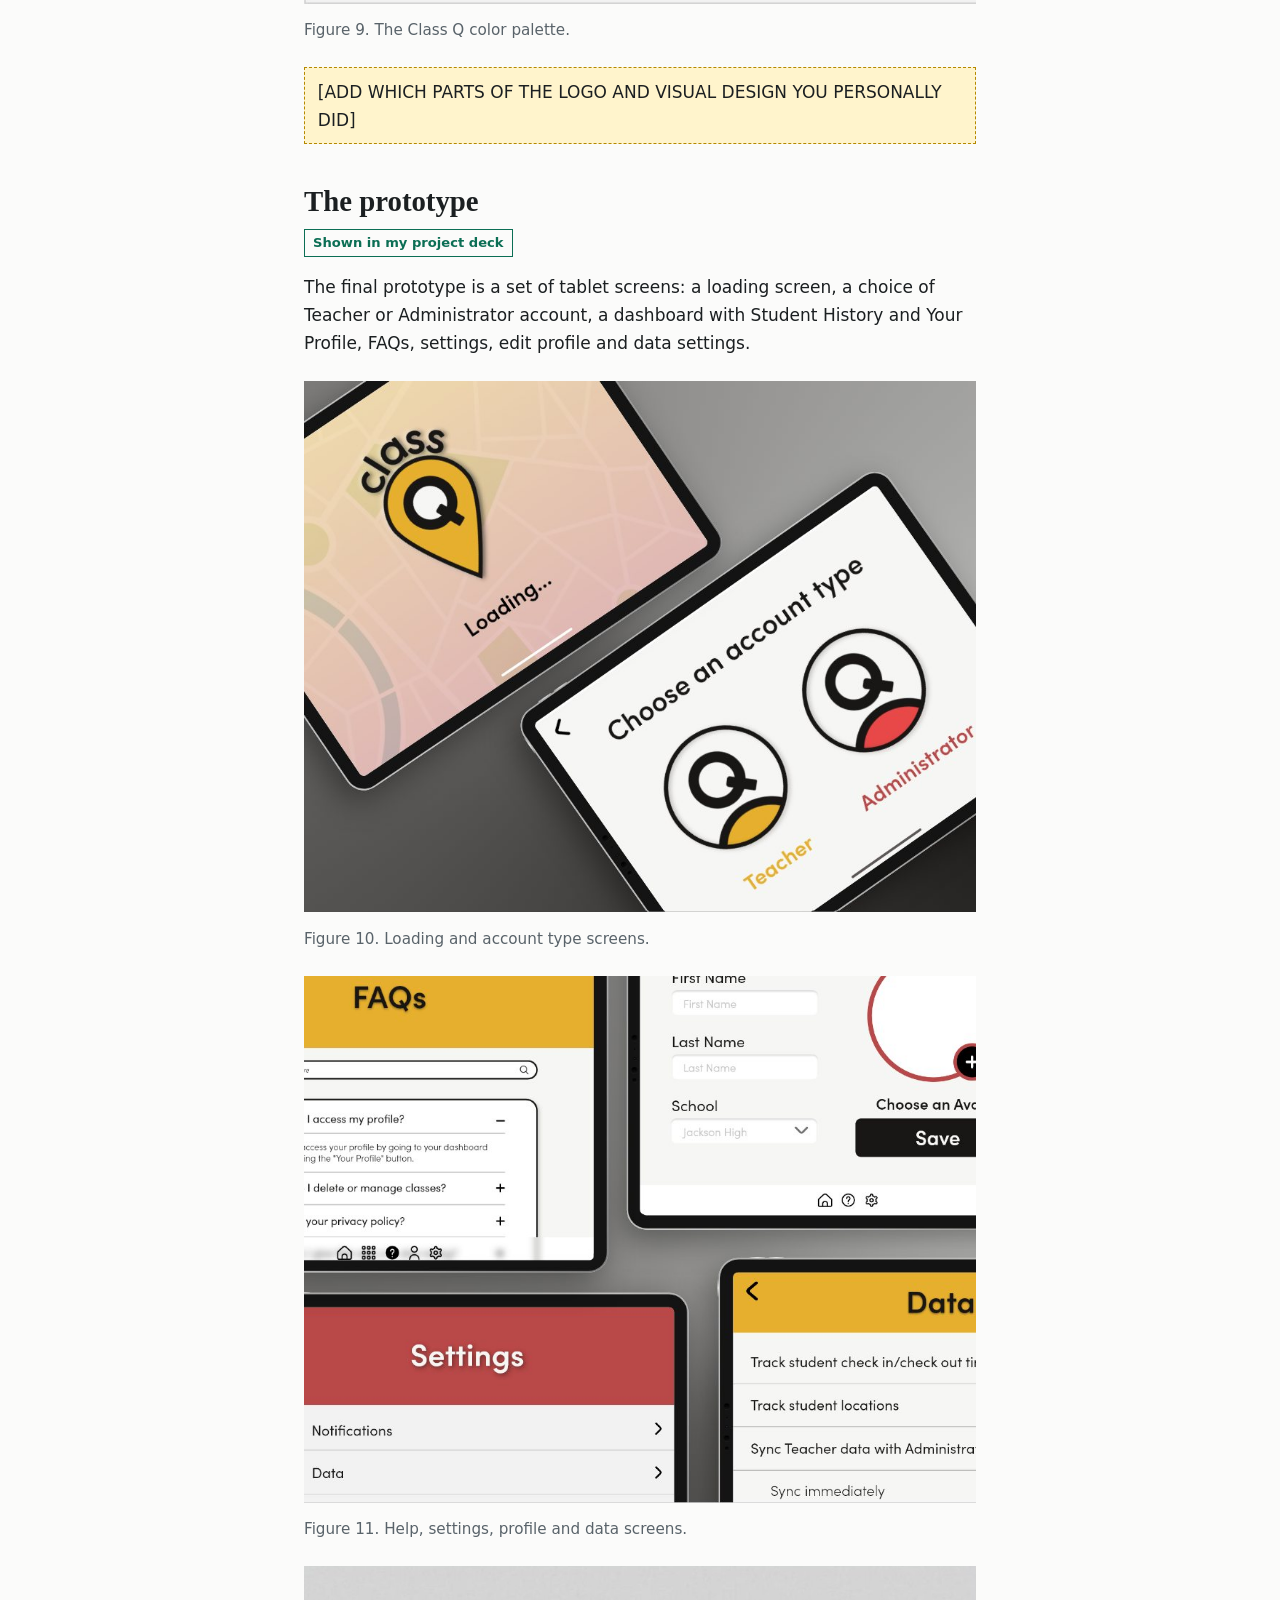
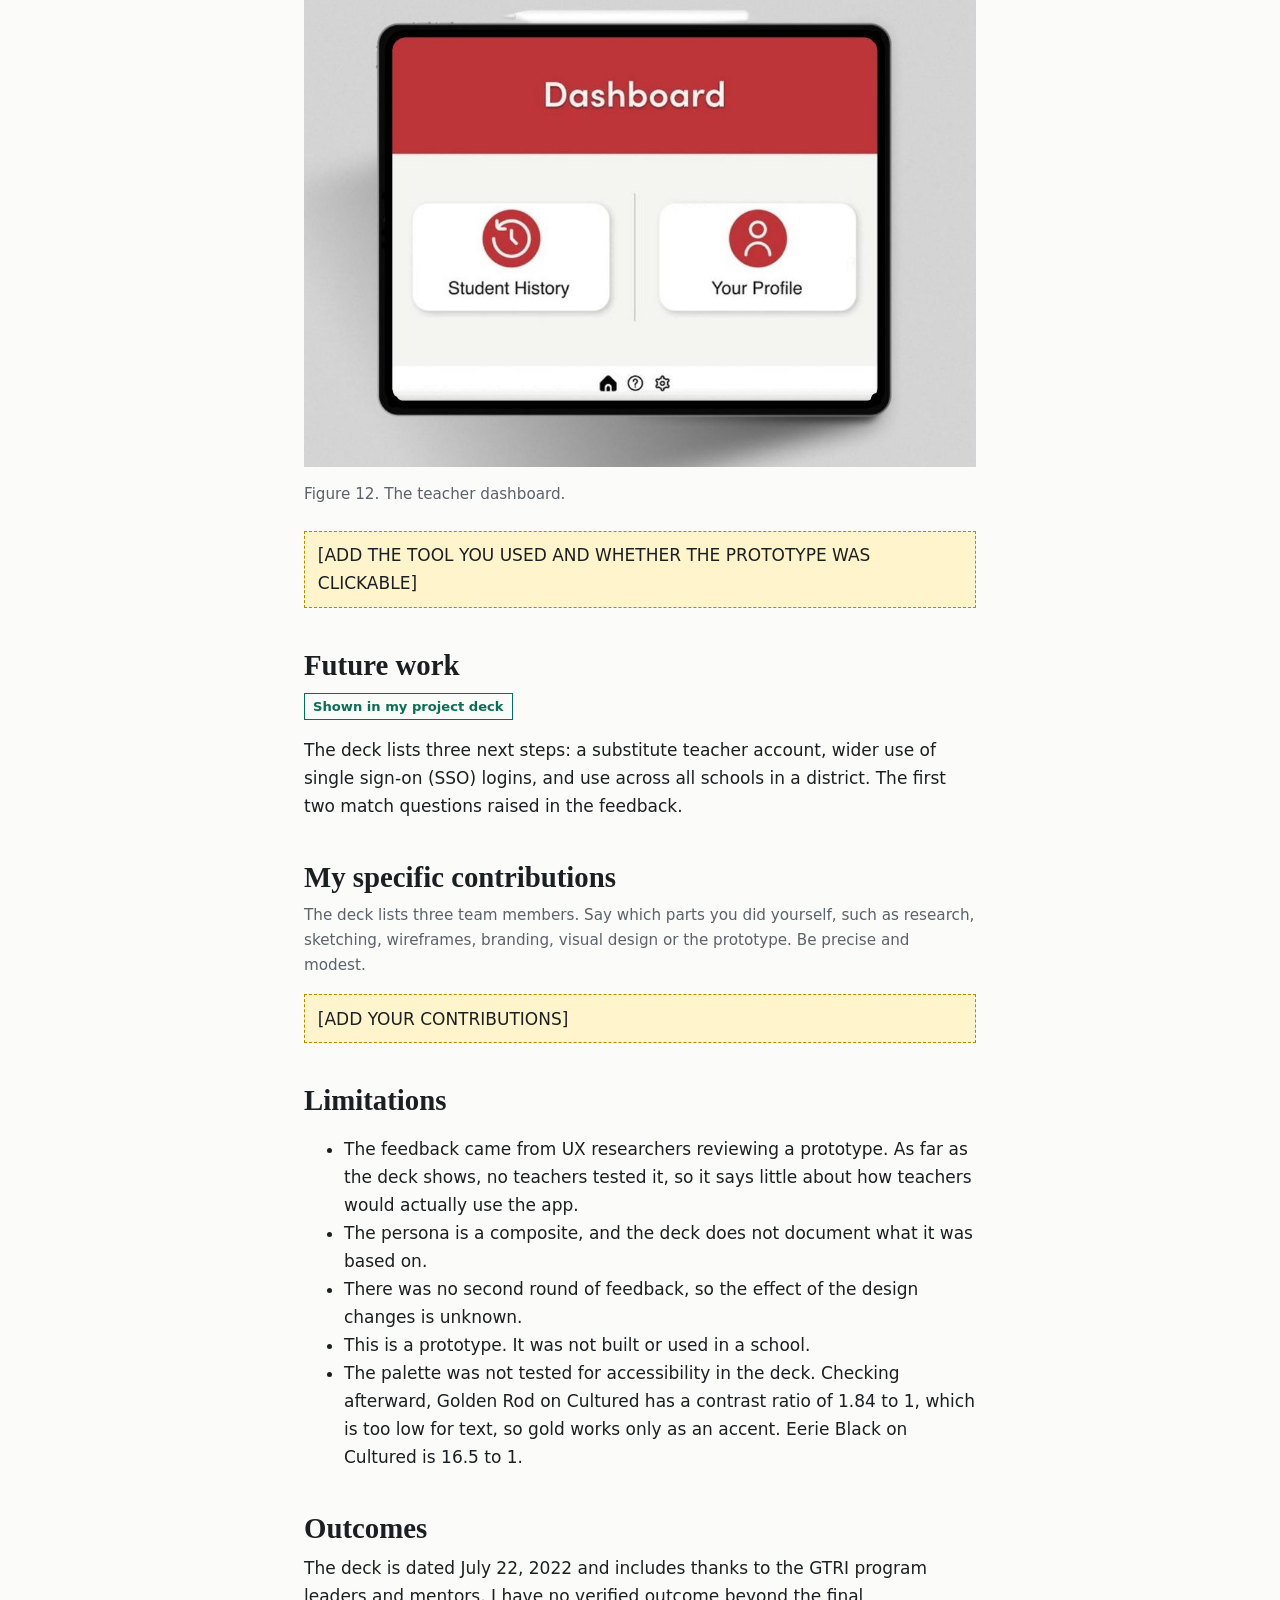
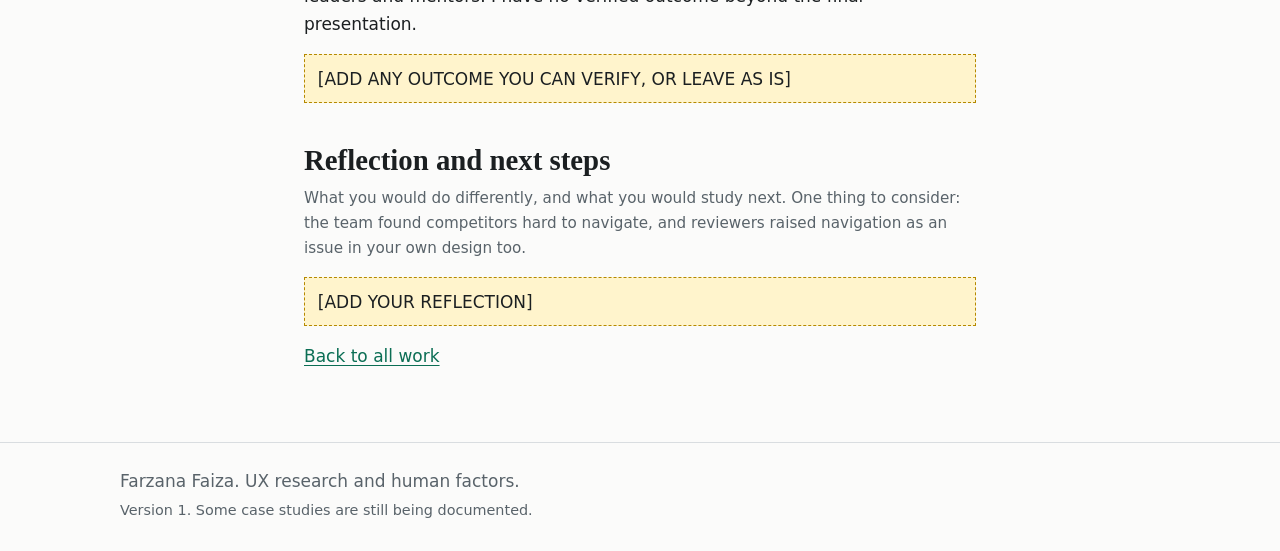
<file: gtri-research.html>
<!DOCTYPE html>
<html lang="en">
<head>
<meta charset="utf-8">
<meta name="viewport" content="width=device-width, initial-scale=1">
<title>Class Q: A Tablet App Prototype for Tracking Student Hall Passes | Farzana Faiza</title>
<meta name="description" content="A team prototype of a tablet app that helps teachers run a hall pass queue and see where students go and how long they are out of class, developed at GTRI and presented in July 2022.">
<link rel="stylesheet" href="../style.css">
</head>
<body>
<a class="skip" href="#main">Skip to main content</a>
<header class="site"><div class="wrap bar">
<a class="brand" href="../index.html">Farzana Faiza</a>
<nav aria-label="Main"><ul>
<li><a href="../index.html#work">Work</a></li>
<li><a href="../about.html">About</a></li>
<li><a href="../index.html#contact">Contact</a></li>
</ul></nav></div></header>

<main id="main" class="wrap cs">
<p><a href="../index.html#work">Back to all work</a></p>
<p><span class="chip done">Completed: prototype presented</span> <span class="chip wip">Documentation in progress</span></p>
<p class="kind">Team design project | Georgia Tech Research Institute</p>
<h1>Class Q: A Tablet App Prototype for Tracking Student Hall Passes</h1>
<p class="lede">A team prototype of a tablet app that helps teachers run a hall pass queue and see where students go and how long they are out of class, developed at GTRI and presented in July 2022.</p>
<div class="callout"><p><strong>Before you publish:</strong> Confirm with your GTRI mentor that you may share these slides and images. The deck pages carry an "Unclassified" marking. Check that your teammates are comfortable being named and that no reviewer names appear in any photo. Delete this box when done.</p></div>
<section class="brief-box" aria-labelledby="glance-h">
<h2 id="glance-h">At a glance</h2>
<dl class="brief">
<div><dt>What I investigated</dt><dd>How a teacher could manage a hall pass queue and see where students go and how long they are out, without paper passes.</dd></div>
<div><dt>Context</dt><dd>GTRI project titled "Interactive Mobile App Prototyping" <p>[STEM@GTRI - Information and Communications Laboratory (ICL)</p></dd></div>
<div><dt>Timeline</dt><dd>Final presentation July 22, 2022 <span class="ph">[ADD START DATE]</span></dd></div>
<div><dt>Team</dt><dd>Three people</dd></div>
<div><dt>My role</dt><dd>Lead UI/UX Researcher</dd></div>
<div><dt>Methods and skills</dt><dd>Persona development, competitor review, sketching, wireframing, design iteration from expert feedback, visual design, tablet prototyping</dd></div>
<div><dt>Data collected</dt><dd>Written feedback from user-testing reviewers (nine sticky notes). No usage data.</dd></div>
<div><dt>Verified outcome</dt><dd>None beyond the final presentation</dd></div>
</dl>
</section>
<nav class="toc" aria-labelledby="toc-h"><h2 id="toc-h">Contents</h2><ol><li><a href="#need-h">The need</a></li><li><a href="#persona-h">Persona</a></li><li><a href="#competitors-h">Competitor review</a></li><li><a href="#design-h">Sketches and wireframes</a></li><li><a href="#feedback-h">Feedback on the prototype</a></li><li><a href="#iteration-h">Iteration after feedback</a></li><li><a href="#identity-h">Name, logo and visual design</a></li><li><a href="#prototype-h">The prototype</a></li><li><a href="#future-h">Future work</a></li><li><a href="#contrib-h">My specific contributions</a></li><li><a href="#limits-h">Limitations</a></li><li><a href="#outcomes-h">Outcomes</a></li><li><a href="#reflection-h">Reflection and next steps</a></li></ol></nav>
<p class="hint">Sections marked <span class="chip done">Shown in my project deck</span> come from my project slides.</p>
<section aria-labelledby="need-h">
<h2 id="need-h">The need</h2>
<p><span class="chip done">Shown in my project deck</span></p>
<p>The brief said teachers should be able to monitor how often students ask to leave class, how long students are out, and where they go. The app should also create a line (queue) for students who asked to leave, and gather information about student activity so a teacher can tell whether someone is out of class for a troubling amount of time.</p>
<p class="ph">[ADD WHERE THIS BRIEF CAME FROM: an assigned prompt, teacher input, or both]</p>
</section>
<section aria-labelledby="persona-h">
<h2 id="persona-h">Persona</h2>
<p><span class="chip done">Shown in my project deck</span></p>
<p>Betty Lee is a persona: a composite character the team wrote to represent a teacher. She is not a research participant. She is a high school math teacher in Atlanta, Georgia, in her mid to late 30s.</p>
<div class="compare">
<div class="way"><h3>Her problems</h3><ul>
<li>Typically looks for students after 15 minutes</li>
<li>Class is constantly interrupted by questions about leaving the room</li>
<li>Has to remember who asked first</li></ul></div>
<div class="way"><h3>Her needs</h3><ul>
<li>An organized queue</li>
<li>A way to keep track of which student has left and where they went</li>
<li>A way to see student history and who has been out the longest</li>
<li>A way to eliminate physical or paper hall pass sheets</li></ul></div>
</div>
<p class="hint">The 15 minutes is a detail of the persona, not a measured result.</p>
<p class="ph">[ADD WHAT THE PERSONA WAS BASED ON: interviews, your own experience, or assumptions. If you interviewed teachers, add how many, who and when. The deck does not show interviews.]</p>
</section>
<section aria-labelledby="competitors-h">
<h2 id="competitors-h">Competitor review</h2>
<p><span class="chip done">Shown in my project deck</span></p>
<p>The team looked at three existing apps: Hall Pass School Visitor Management, SmartPass and PassWhiz. The team's summary was that they have student profiles, track students' locations, and use a UI that is difficult to navigate.</p>
<p class="ph">[ADD HOW YOU EVALUATED THEM: hands-on trial, demos, screenshots or reviews. "Difficult to navigate" is the team's judgment, so say what it rests on.]</p>
</section>
<section aria-labelledby="design-h">
<h2 id="design-h">Sketches and wireframes</h2>
<p><span class="chip done">Shown in my project deck</span></p>
<p>The team sketched on whiteboards before wireframing. The sketches work through the dashboard, a student directory, and how teachers and administrators would enter the app. The wireframes then covered the dashboards, a class view with a grid of students, check-out and check-in, edit profile, FAQs, settings and the student directory.</p>
<figure>
<img src="../assets/gtri/sketch-admin-flow.jpg" alt="Whiteboard sketch of the admin and educator paths, showing a choice between admin and educator, a dashboard, and a student directory." width="1400" height="973" loading="lazy">
<figcaption>Figure 1. Whiteboard sketch of the admin and educator paths.</figcaption>
</figure>
<figure>
<img src="../assets/gtri/sketch-tablet-flows.jpg" alt="Whiteboard sketches of tablet screens with login, dashboard and sidebar layouts, with handwritten notes on problems to solve." width="1120" height="1400" loading="lazy">
<figcaption>Figure 2. Tablet screen sketches with the team's notes on problems to solve.</figcaption>
</figure>
<figure>
<img src="../assets/gtri/wireframe-dashboards.jpg" alt="Grayscale wireframes of teacher dashboards, a class view with a grid of students, and a check-out and check-in screen." width="673" height="522" loading="lazy">
<figcaption>Figure 3. Wireframes of the dashboards, class view and check-in and check-out screen.</figcaption>
</figure>
<figure>
<img src="../assets/gtri/wireframe-screens.jpg" alt="Grayscale wireframes of the edit profile, FAQs, settings, student directory and individual student screens." width="673" height="365" loading="lazy">
<figcaption>Figure 4. Wireframes of the profile, help, settings and student screens.</figcaption>
</figure>
</section>
<section aria-labelledby="feedback-h">
<h2 id="feedback-h">Feedback on the prototype</h2>
<p><span class="chip done">Shown in my project deck</span></p>
<p>After the wireframes, UX researchers from the ICL user testing group reviewed the prototype and wrote their comments on sticky notes. The deck calls this step User Testing and acknowledges four reviewers. These were UX researchers giving mentorship-style feedback, not teachers, who are the app's intended users.</p>
<p class="ph">[CONFIRM HOW THE FEEDBACK WAS GIVEN: reviewing screens, or watching someone complete tasks. Add how many reviewers took part.]</p>
<h3>What the nine notes said</h3>
<ul>
<li><strong>Labels and orientation.</strong> Add a header and short description to each page. Name the login button "instructor login." Add a title to the teacher dashboard. The difference between two teacher dashboards was unclear, and so was the meaning of two square dots beside a class.</li>
<li><strong>Navigation.</strong> The hamburger menu items and the navigation bar were unclear. One reviewer suggested opening navigation at the bottom instead.</li>
<li><strong>The line.</strong> It was unclear where the line starts and ends. Reviewers asked whether each period needs its own line and whether a limit is needed on how many students can go to one place. One suggested putting a border around the picture of the student who is out, and ordering the rest by who is next.</li>
<li><strong>Accounts and access.</strong> Reviewers asked how a substitute teacher would use the app, what the sign-in options are, and whether students would have accounts. One suggested single sign-on through the school, because student information is sensitive. Teachers also needed a way to choose how many classes appear on the dashboard.</li>
<li><strong>Data.</strong> One reviewer asked how the data would be sorted and arranged.</li>
</ul>
<h3>Interpretation (my reading, not the data)</h3>
<p>Most comments were about whether a person could tell where they were and what each control did, which points to labeling and navigation more than missing features. A smaller group were questions about who the users are and how they sign in.</p>
<figure>
<div class="ph fig" role="img" aria-label="Placeholder for a photo of the sticky notes">[OPTIONAL: INSERT A PHOTO OF THE STICKY NOTES. The notes carry reviewers' names, so crop or blur them, or get permission first.]</div>
<figcaption>Figure 5. Written feedback from the user-testing reviewers.</figcaption>
</figure>
</section>
<section aria-labelledby="iteration-h">
<h2 id="iteration-h">Iteration after feedback</h2>
<p><span class="chip done">Shown in my project deck</span></p>
<p>The deck shows a revised dashboard sketch with a bottom navigation bar of icons, and a revised map of the app: login, dashboard, student history and directory, classes by period leading to the check-in and check-out system, settings, FAQs and profile.</p>
<figure>
<img src="../assets/gtri/iteration-navigation.jpg" alt="Revised dashboard sketch titled Mr. Smith's Dashboard with a bottom navigation bar of five icons." width="1400" height="822" loading="lazy">
<figcaption>Figure 6. Revised dashboard sketch with bottom navigation.</figcaption>
</figure>
<figure>
<img src="../assets/gtri/iteration-sitemap.jpg" alt="Hand-drawn site map from login to dashboard, classes, settings, FAQs and profile pages, with class periods leading to a check-in and check-out system." width="1400" height="554" loading="lazy">
<figcaption>Figure 7. Revised map of the app.</figcaption>
</figure>
<p>The deck does not show a second round of feedback, so I cannot say whether these changes fixed the problems reviewers raised.</p>
<p class="ph">[ADD WHETHER YOU RETESTED, AND WHAT WAS DECIDED ABOUT EACH COMMENT]</p>
</section>
<section aria-labelledby="identity-h">
<h2 id="identity-h">Name, logo and visual design</h2>
<p><span class="chip done">Shown in my project deck</span></p>
<p>The team brainstormed names (Hall Passport, GoPass, Outpass, Passage) and settled on Class Q, with a logo of a location pin containing the letter Q.</p>
<figure>
<img src="../assets/gtri/logo-final.jpg" alt="Final Class Q logo: a yellow location pin containing the letter Q, with the word class above it." width="983" height="1400" loading="lazy">
<figcaption>Figure 8. The Class Q logo.</figcaption>
</figure>
<p>The visual system uses four main colors and one typeface:</p>
<ul>
<li>Eerie Black #191716, for text</li>
<li>Golden Rod #E6AF2E, an accent</li>
<li>Cultured #F6F6F4, the background</li>
<li>Deep Chestnut #B94848, an accent</li>
<li>Sofia Pro in Light, Regular and Bold</li>
</ul>
<figure>
<img src="../assets/gtri/palette.jpg" alt="Color palette: Eerie Black, Golden Rod, Cultured and Deep Chestnut, with a gold-to-chestnut gradient and two gray neutrals." width="853" height="558" loading="lazy">
<figcaption>Figure 9. The Class Q color palette.</figcaption>
</figure>
<p class="ph">[ADD WHICH PARTS OF THE LOGO AND VISUAL DESIGN YOU PERSONALLY DID]</p>
</section>
<section aria-labelledby="prototype-h">
<h2 id="prototype-h">The prototype</h2>
<p><span class="chip done">Shown in my project deck</span></p>
<p>The final prototype is a set of tablet screens: a loading screen, a choice of Teacher or Administrator account, a dashboard with Student History and Your Profile, FAQs, settings, edit profile and data settings.</p>
<figure>
<img src="../assets/gtri/prototype-onboarding.jpg" alt="Tablet mockups of the Class Q loading screen and an account type screen where users choose Teacher or Administrator." width="923" height="730" loading="lazy">
<figcaption>Figure 10. Loading and account type screens.</figcaption>
</figure>
<figure>
<img src="../assets/gtri/prototype-screens.jpg" alt="Tablet mockups of FAQs, settings, edit profile and data settings screens." width="945" height="741" loading="lazy">
<figcaption>Figure 11. Help, settings, profile and data screens.</figcaption>
</figure>
<figure>
<img src="../assets/gtri/prototype-dashboard.jpg" alt="Tablet mockup of the teacher dashboard with Student History and Your Profile buttons and a bottom icon bar." width="1121" height="836" loading="lazy">
<figcaption>Figure 12. The teacher dashboard.</figcaption>
</figure>
<p class="ph">[ADD THE TOOL YOU USED AND WHETHER THE PROTOTYPE WAS CLICKABLE]</p>
</section>
<section aria-labelledby="future-h">
<h2 id="future-h">Future work</h2>
<p><span class="chip done">Shown in my project deck</span></p>
<p>The deck lists three next steps: a substitute teacher account, wider use of single sign-on (SSO) logins, and use across all schools in a district. The first two match questions raised in the feedback.</p>
</section>
<section aria-labelledby="contrib-h">
<h2 id="contrib-h">My specific contributions</h2>
<p class="hint">The deck lists three team members. Say which parts you did yourself, such as research, sketching, wireframes, branding, visual design or the prototype. Be precise and modest.</p>
<p class="ph">[ADD YOUR CONTRIBUTIONS]</p>
</section>
<section aria-labelledby="limits-h">
<h2 id="limits-h">Limitations</h2>
<ul>
<li>The feedback came from UX researchers reviewing a prototype. As far as the deck shows, no teachers tested it, so it says little about how teachers would actually use the app.</li>
<li>The persona is a composite, and the deck does not document what it was based on.</li>
<li>There was no second round of feedback, so the effect of the design changes is unknown.</li>
<li>This is a prototype. It was not built or used in a school.</li>
<li>The palette was not tested for accessibility in the deck. Checking afterward, Golden Rod on Cultured has a contrast ratio of 1.84 to 1, which is too low for text, so gold works only as an accent. Eerie Black on Cultured is 16.5 to 1.</li>
</ul>
</section>
<section aria-labelledby="outcomes-h">
<h2 id="outcomes-h">Outcomes</h2>
<p>The deck is dated July 22, 2022 and includes thanks to the GTRI program leaders and mentors. I have no verified outcome beyond the final presentation.</p>
<p class="ph">[ADD ANY OUTCOME YOU CAN VERIFY, OR LEAVE AS IS]</p>
</section>
<section aria-labelledby="reflection-h">
<h2 id="reflection-h">Reflection and next steps</h2>
<p class="hint">What you would do differently, and what you would study next. One thing to consider: the team found competitors hard to navigate, and reviewers raised navigation as an issue in your own design too.</p>
<p class="ph">[ADD YOUR REFLECTION]</p>
</section>
<p><a href="../index.html#work">Back to all work</a></p>
</main>
<footer class="site"><div class="wrap">
<p>Farzana Faiza. UX research and human factors.</p>
<p class="small">Version 1. Some case studies are still being documented.</p>
</div></footer>
</body>
</html>
</file>
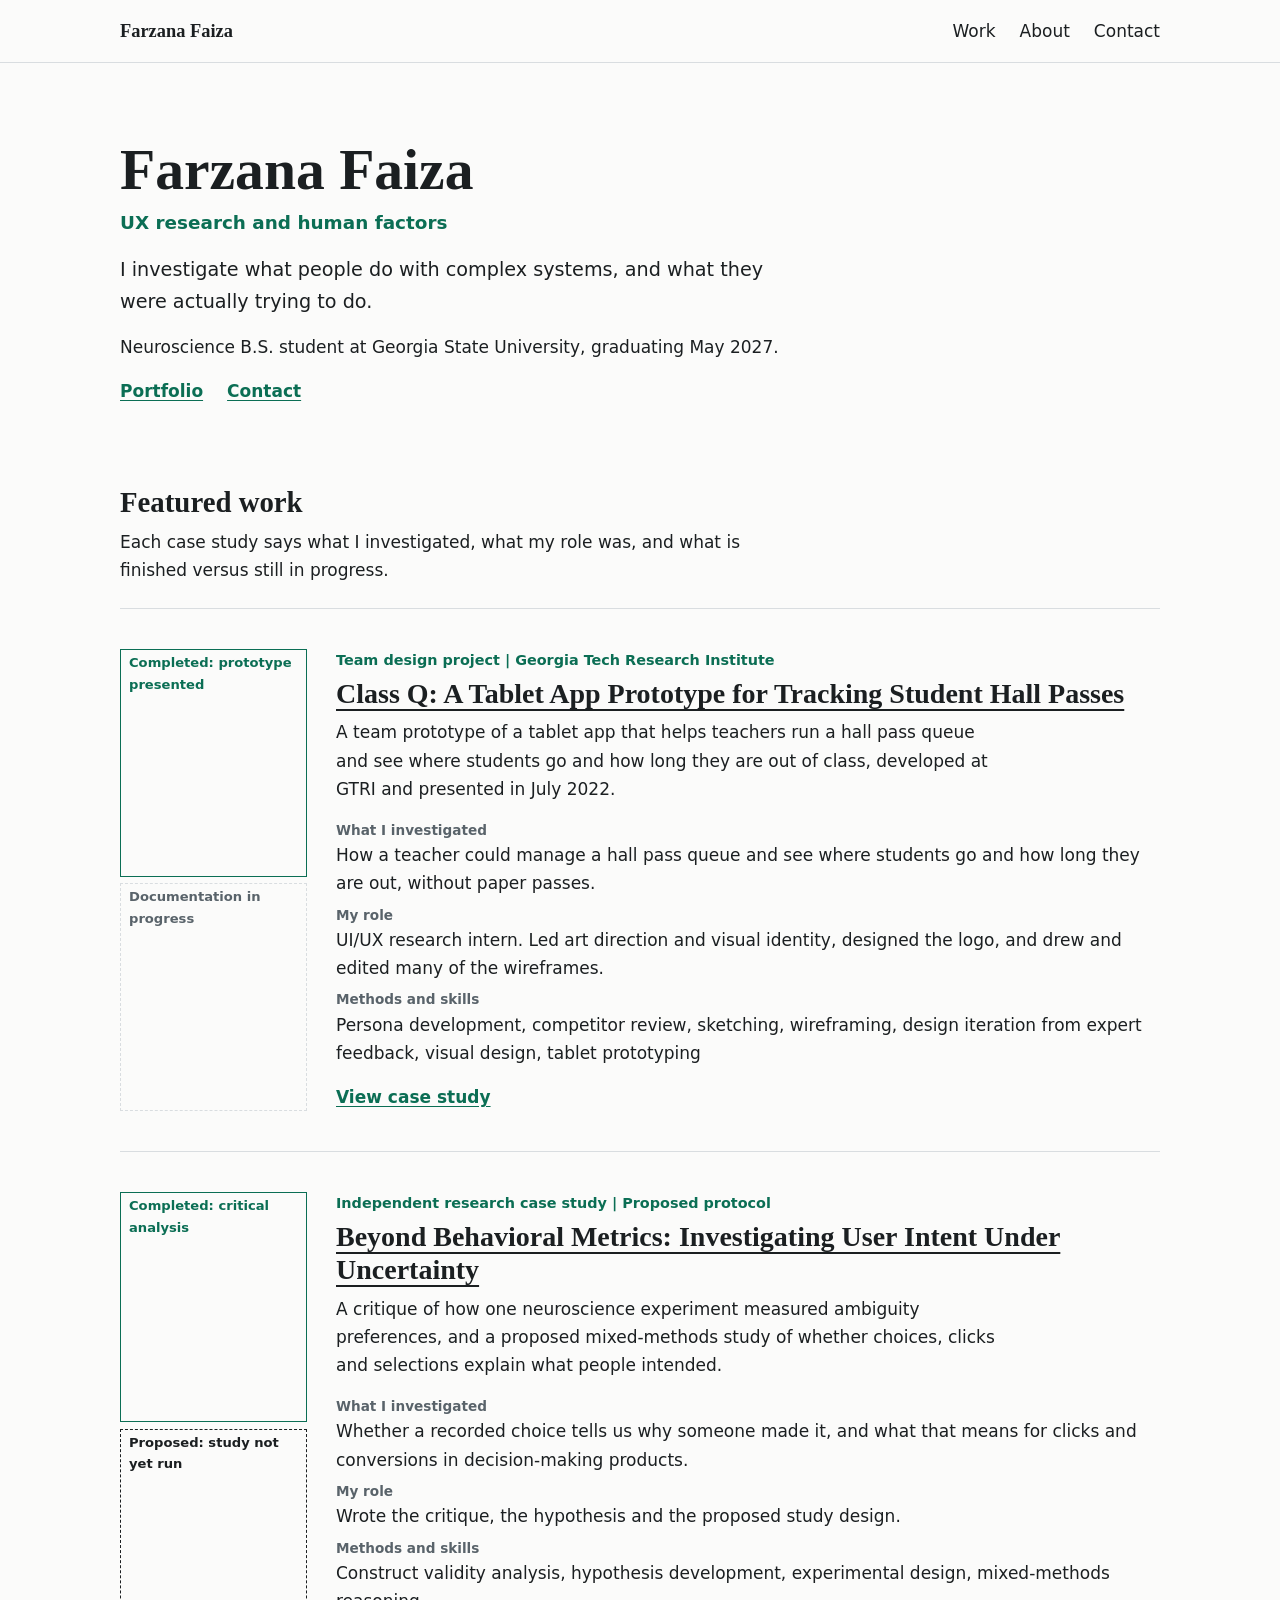
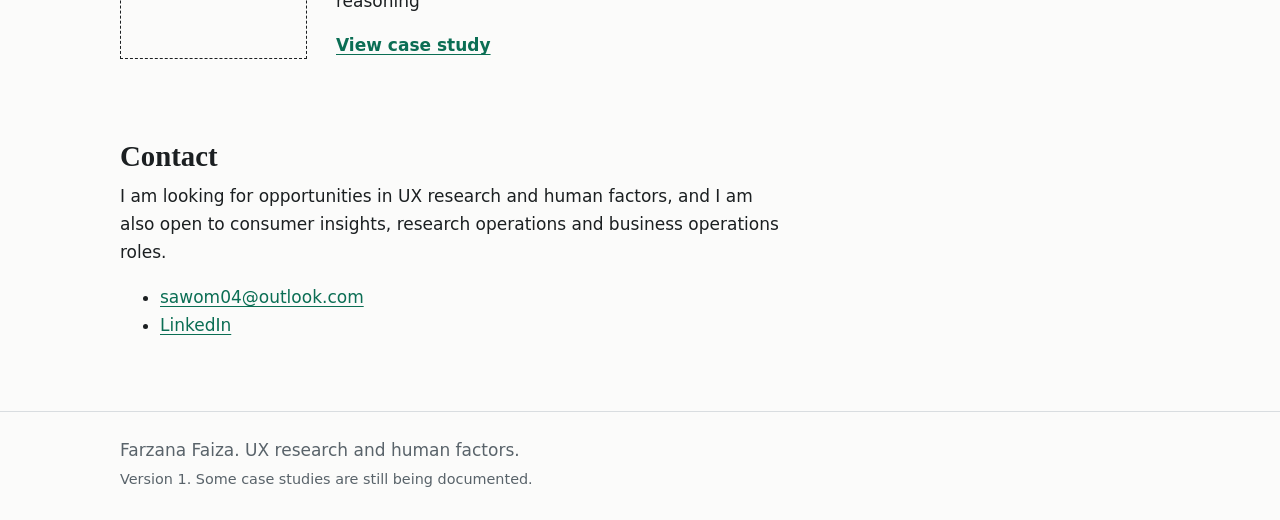
<file: index-1.html>
<!DOCTYPE html>
<html lang="en">
<head>
<meta charset="utf-8">
<meta name="viewport" content="width=device-width, initial-scale=1">
<title>Farzana Faiza | UX research and human factors</title>
<meta name="description" content="Portfolio of Farzana Faiza: UX research, human factors and behavioral neuroscience research.">
<link rel="stylesheet" href="style.css">
</head>
<body>
<a class="skip" href="#main">Skip to main content</a>
<header class="site"><div class="wrap bar">
<a class="brand" href="index.html">Farzana Faiza</a>
<nav aria-label="Main"><ul>
<li><a href="index.html#work">Work</a></li>
<li><a href="about.html">About</a></li>
<li><a href="index.html#contact">Contact</a></li>
</ul></nav></div></header>

<main id="main">
<section class="hero wrap" aria-labelledby="hero-h">
<h1 id="hero-h">Farzana Faiza</h1>
<p class="kicker">UX research and human factors</p>
<!-- EDIT: your introduction -->
<p class="lede">I investigate what people do with complex systems, and what they were actually trying to do.</p>
<p>Neuroscience B.S. student at Georgia State University, graduating May 2027.</p>
<p class="actions"><a href="#work">Portfolio</a> <a href="#contact">Contact</a></p>
</section>
<section class="wrap" id="work" aria-labelledby="work-h">
<h2 id="work-h">Featured work</h2>
<p>Each case study says what I investigated, what my role was, and what is finished versus still in progress.</p>
<ol class="rows">

<!-- ROW START: gtri-research. To REORDER, cut this block and paste it elsewhere. To HIDE, add the word hidden inside the li tag below (see README). -->
<li class="row">
<ul class="chips" aria-label="Project status"><li class="chip done">Completed: prototype presented</li><li class="chip wip">Documentation in progress</li></ul>
<div>
<p class="kind">Team design project | Georgia Tech Research Institute</p>
<h3><a href="projects/gtri-research.html">Class Q: A Tablet App Prototype for Tracking Student Hall Passes</a></h3>
<p>A team prototype of a tablet app that helps teachers run a hall pass queue and see where students go and how long they are out of class, developed at GTRI and presented in July 2022.</p>
<dl class="meta">
<div><dt>What I investigated</dt><dd>How a teacher could manage a hall pass queue and see where students go and how long they are out, without paper passes.</dd></div>
<div><dt>My role</dt><dd>UI/UX research intern. Led art direction and visual identity, designed the logo, and drew and edited many of the wireframes.</dd></div>
<div><dt>Methods and skills</dt><dd>Persona development, competitor review, sketching, wireframing, design iteration from expert feedback, visual design, tablet prototyping</dd></div>
</dl>
<p class="more"><a href="projects/gtri-research.html">View case study</a></p>
</div>
</li>
<!-- ROW END -->

<!-- ROW START: beyond-behavioral-metrics. To REORDER, cut this block and paste it elsewhere. To HIDE, add the word hidden inside the li tag below (see README). -->
<li class="row">
<ul class="chips" aria-label="Project status"><li class="chip done">Completed: critical analysis</li><li class="chip prop">Proposed: study not yet run</li></ul>
<div>
<p class="kind">Independent research case study | Proposed protocol</p>
<h3><a href="projects/beyond-behavioral-metrics.html">Beyond Behavioral Metrics: Investigating User Intent Under Uncertainty</a></h3>
<p>A critique of how one neuroscience experiment measured ambiguity preferences, and a proposed mixed-methods study of whether choices, clicks and selections explain what people intended.</p>
<dl class="meta">
<div><dt>What I investigated</dt><dd>Whether a recorded choice tells us why someone made it, and what that means for clicks and conversions in decision-making products.</dd></div>
<div><dt>My role</dt><dd>Wrote the critique, the hypothesis and the proposed study design.</dd></div>
<div><dt>Methods and skills</dt><dd>Construct validity analysis, hypothesis development, experimental design, mixed-methods reasoning</dd></div>
</dl>
<p class="more"><a href="projects/beyond-behavioral-metrics.html">View case study</a></p>
</div>
</li>
<!-- ROW END -->

<!-- ROW START: neuroscience-research. To REORDER, cut this block and paste it elsewhere. To HIDE, add the word hidden inside the li tag below (see README). -->
<li class="row" hidden>
<ul class="chips" aria-label="Project status"><li class="chip wip">Documentation in progress</li></ul>
<div>
<p class="kind">Academic research | Behavioral neuroscience</p>
<h3><a href="projects/neuroscience-research.html">Behavioral neuroscience research</a></h3>
<p>Undergraduate research that used behavioral experiments and data analysis to study <span class="ph">[ADD YOUR RESEARCH QUESTION]</span>.</p>
<dl class="meta">
<div><dt>What I investigated</dt><dd><span class="ph">[ADD THE RESEARCH QUESTION]</span></dd></div>
<div><dt>My role</dt><dd><span class="ph">[ADD YOUR ROLE]</span></dd></div>
<div><dt>Methods and skills</dt><dd>Behavioral experiments, data analysis</dd></div>
</dl>
<p class="more"><a href="projects/neuroscience-research.html">View case study</a></p>
</div>
</li>
<!-- ROW END -->

<!-- ROW START: nonprofit-audit. To REORDER, cut this block and paste it elsewhere. To HIDE, add the word hidden inside the li tag below (see README). -->
<li class="row" hidden>
<ul class="chips" aria-label="Project status"><li class="chip wip">Documentation in progress</li></ul>
<div>
<p class="kind">Evaluation | Website UX and SEO</p>
<h3><a href="projects/nonprofit-audit.html">Nonprofit website UX and SEO evaluation</a></h3>
<p>An evaluation of a nonprofit organization's website for usability and search visibility <span class="ph">[CONFIRM SCOPE]</span>.</p>
<dl class="meta">
<div><dt>What I investigated</dt><dd><span class="ph">[ADD WHAT YOU EVALUATED AND WHY]</span></dd></div>
<div><dt>My role</dt><dd><span class="ph">[ADD YOUR ROLE]</span></dd></div>
<div><dt>Methods and skills</dt><dd>UX evaluation, SEO review <span class="ph">[CONFIRM]</span></dd></div>
</dl>
<p class="more"><a href="projects/nonprofit-audit.html">View case study</a></p>
</div>
</li>
<!-- ROW END -->
</ol>
</section>
<section class="wrap" id="contact" aria-labelledby="contact-h">
<h2 id="contact-h">Contact</h2>
<p>I am looking for opportunities in UX research and human factors, and I am also open to consumer insights, research operations and business operations roles.</p>
<!-- EDIT: replace the email and LinkedIn addresses below -->
<ul>
<li><a href="mailto:sawom04@outlook.com">sawom04@outlook.com</a></li>
<li><a href="https://www.linkedin.com/in/farzana-f-b4121533b/">LinkedIn</a></li>
</ul>
</section>
</main>
<footer class="site"><div class="wrap">
<p>Farzana Faiza. UX research and human factors.</p>
<p class="small">Version 1. Some case studies are still being documented.</p>
</div></footer>
</body>
</html>
</file>
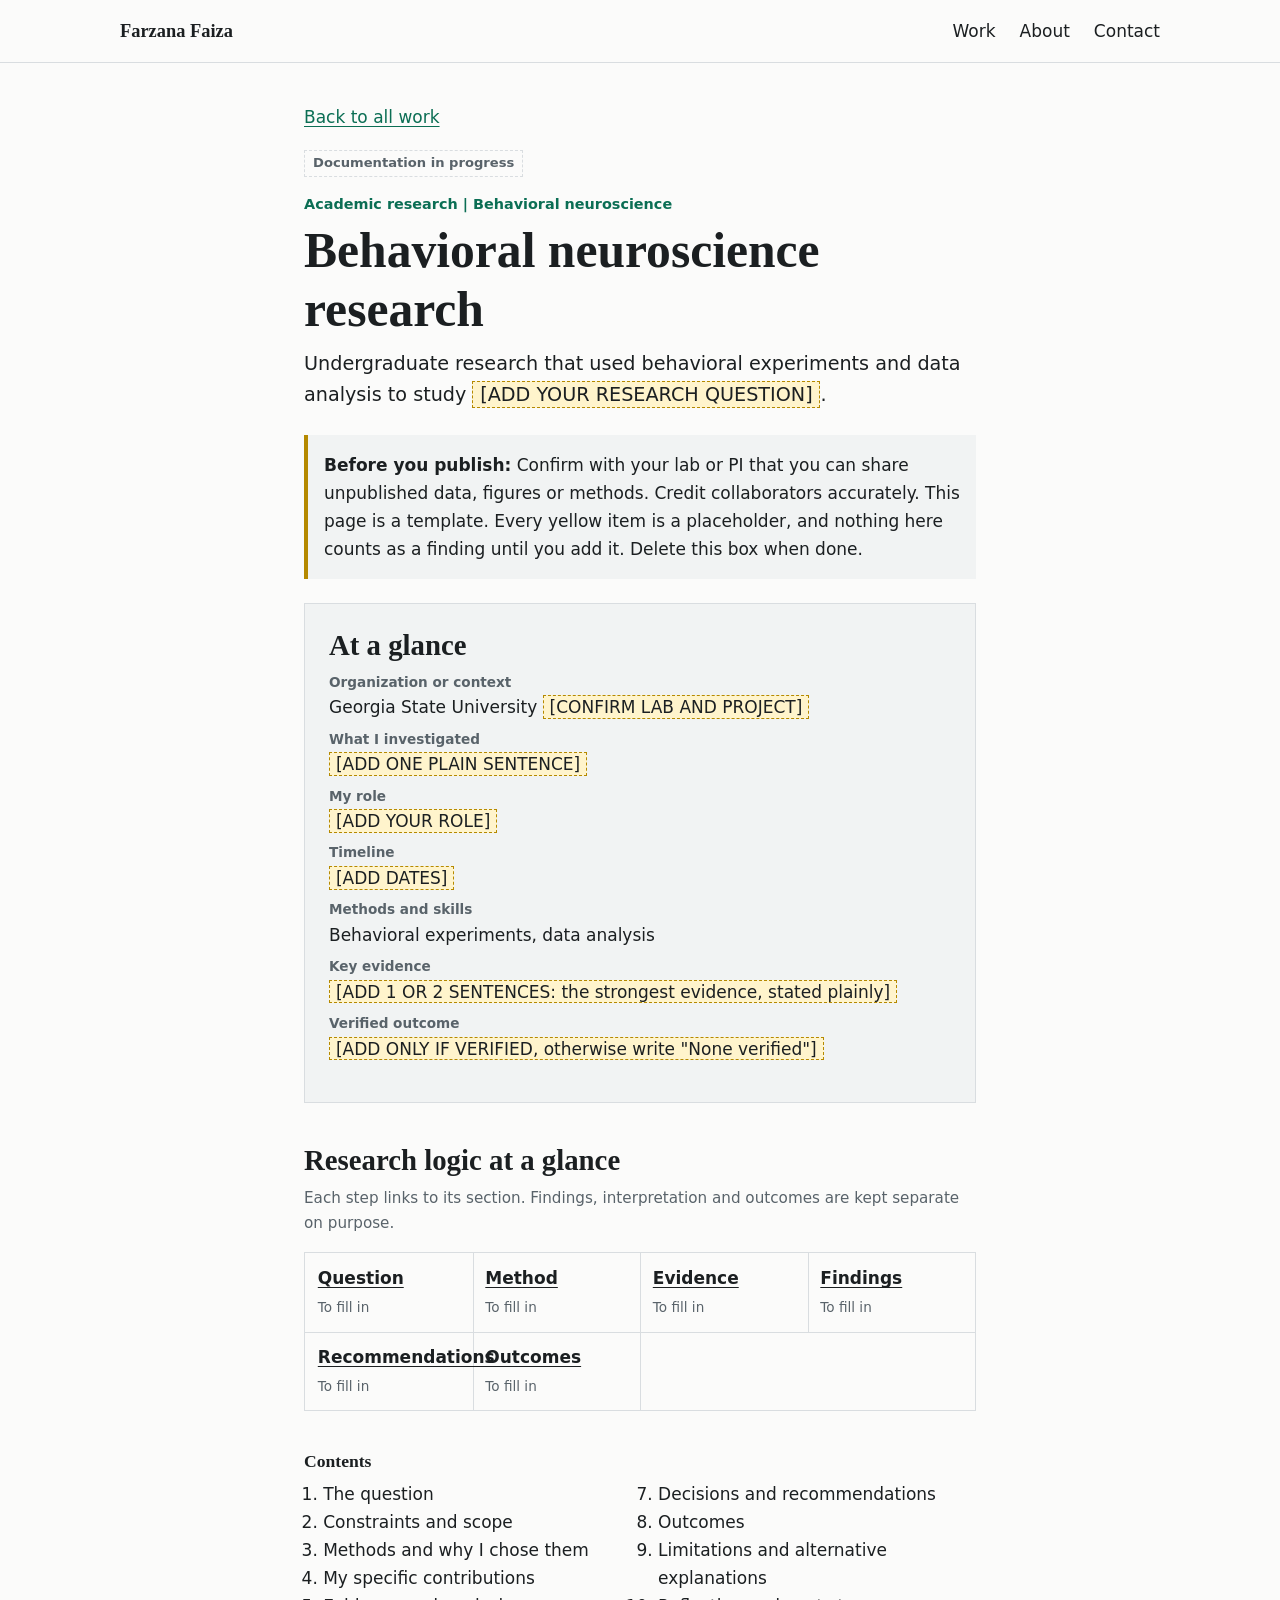
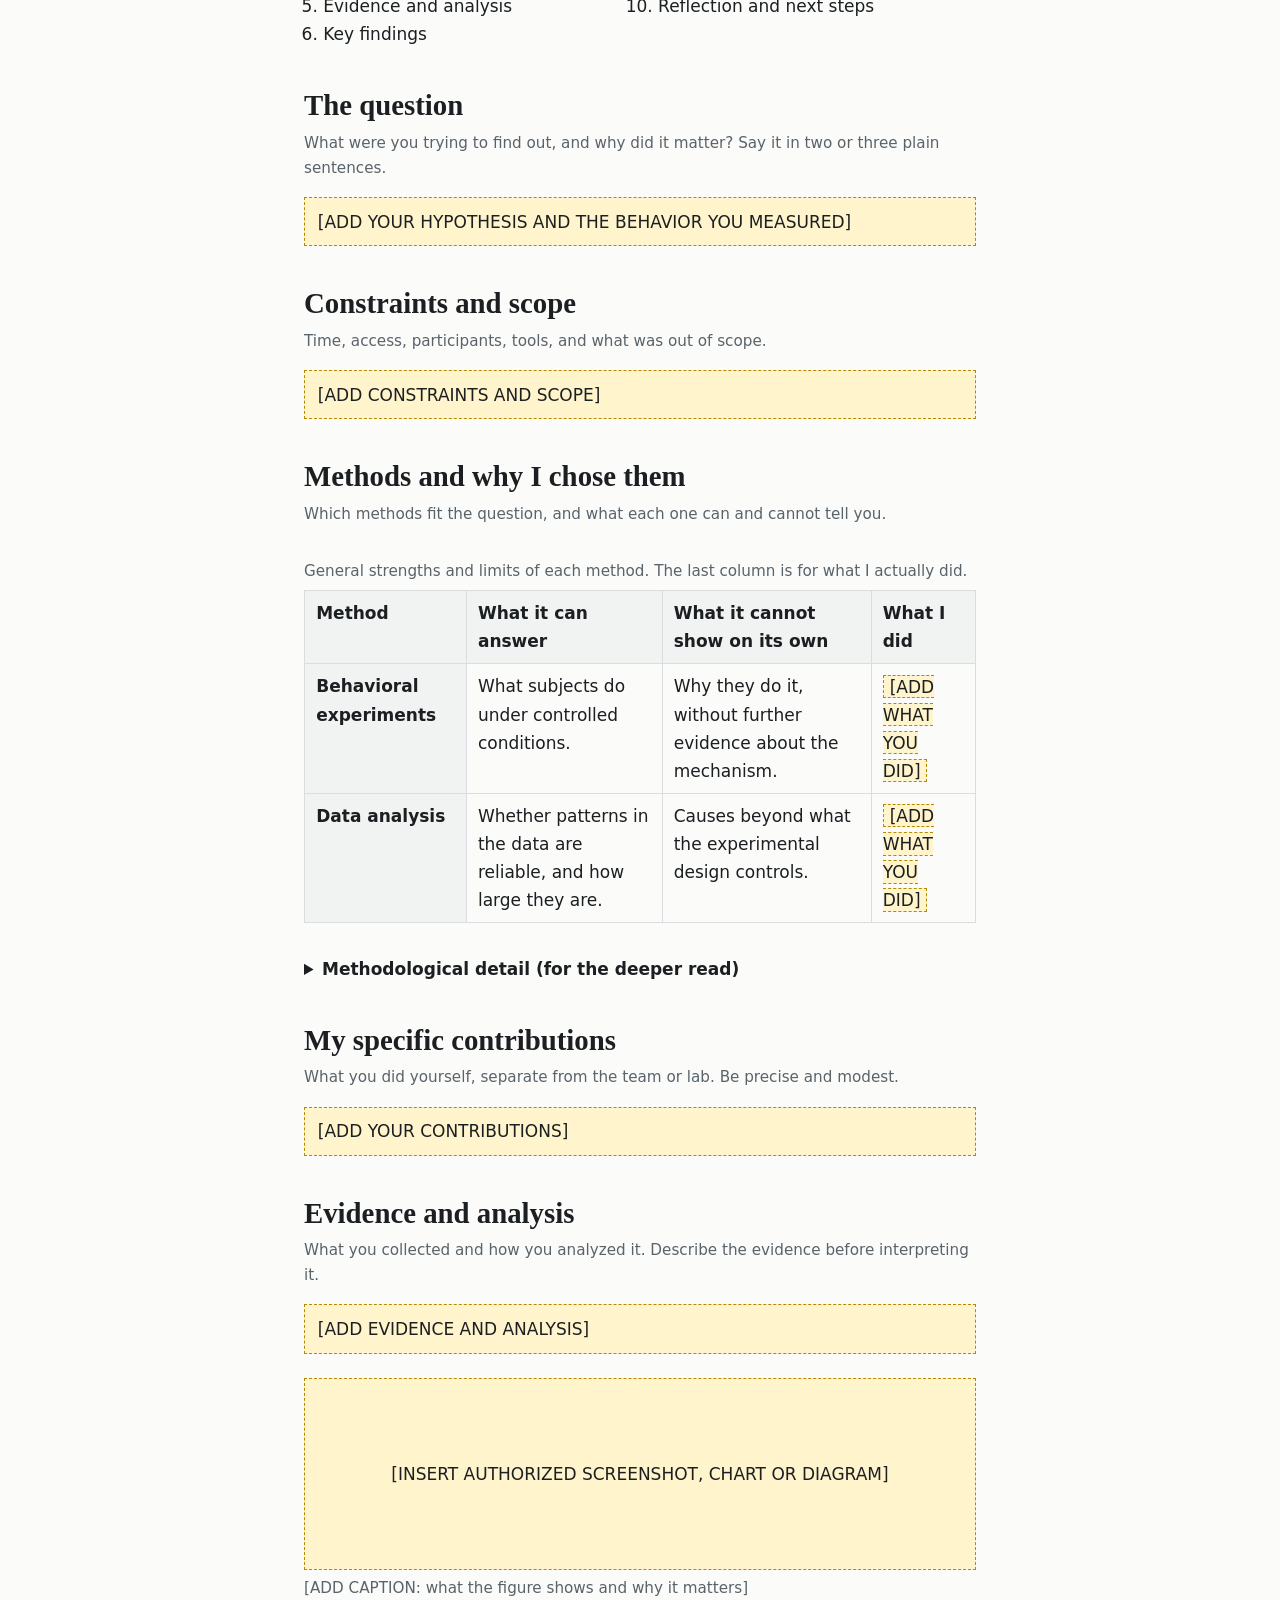
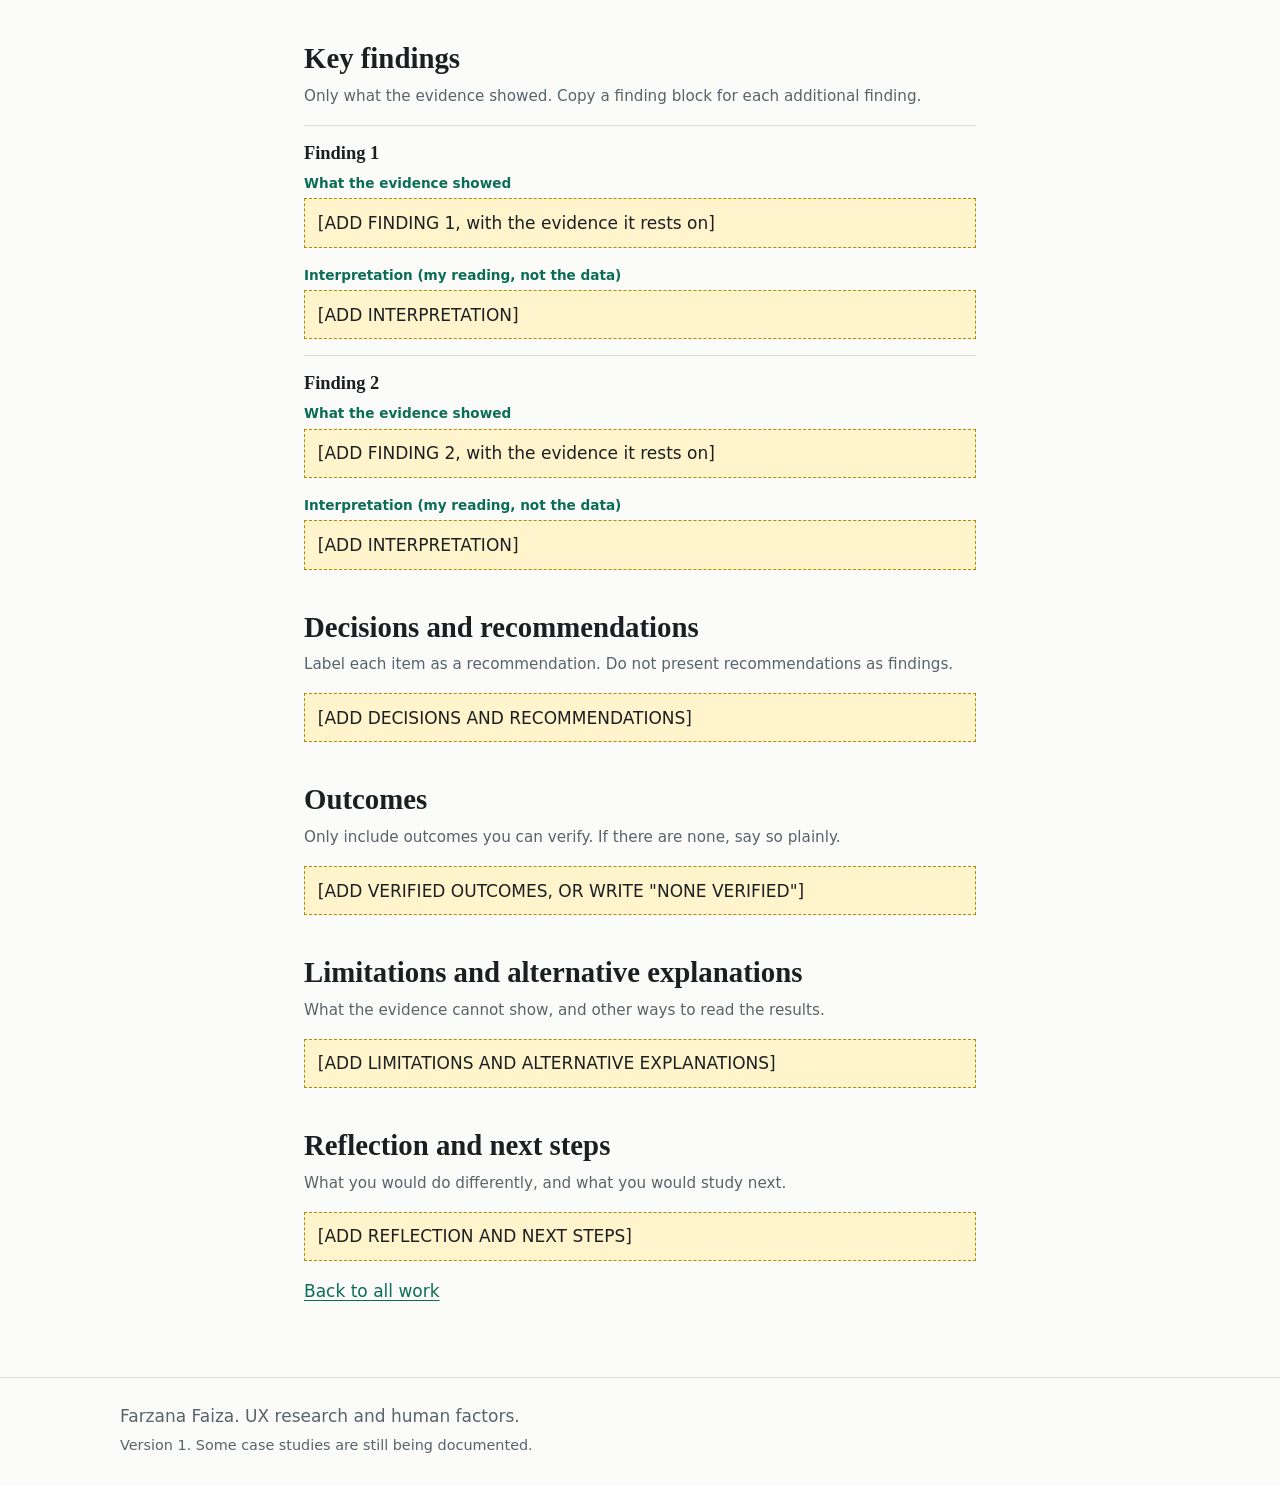
<file: neuroscience-research.html>
<!DOCTYPE html>
<html lang="en">
<head>
<meta charset="utf-8">
<meta name="viewport" content="width=device-width, initial-scale=1">
<title>Behavioral neuroscience research | Farzana Faiza</title>
<meta name="description" content="Undergraduate research that used behavioral experiments and data analysis to study [ADD YOUR RESEARCH QUESTION].">
<link rel="stylesheet" href="../style.css">
</head>
<body>
<a class="skip" href="#main">Skip to main content</a>
<header class="site"><div class="wrap bar">
<a class="brand" href="../index.html">Farzana Faiza</a>
<nav aria-label="Main"><ul>
<li><a href="../index.html#work">Work</a></li>
<li><a href="../about.html">About</a></li>
<li><a href="../index.html#contact">Contact</a></li>
</ul></nav></div></header>

<main id="main" class="wrap cs">
<p><a href="../index.html#work">Back to all work</a></p>
<p><span class="chip wip">Documentation in progress</span></p>
<p class="kind">Academic research | Behavioral neuroscience</p>
<!-- EDIT: title and summary -->
<h1>Behavioral neuroscience research</h1>
<p class="lede">Undergraduate research that used behavioral experiments and data analysis to study <span class="ph">[ADD YOUR RESEARCH QUESTION]</span>.</p>
<div class="callout"><p><strong>Before you publish:</strong> Confirm with your lab or PI that you can share unpublished data, figures or methods. Credit collaborators accurately. This page is a template. Every yellow item is a placeholder, and nothing here counts as a finding until you add it. Delete this box when done.</p></div>
<section class="brief-box" aria-labelledby="glance-h">
<h2 id="glance-h">At a glance</h2>
<!-- QUICK SCAN: a reader should get the project from this box alone -->
<dl class="brief">
<div><dt>Organization or context</dt><dd>Georgia State University <span class="ph">[CONFIRM LAB AND PROJECT]</span></dd></div>
<div><dt>What I investigated</dt><dd><span class="ph">[ADD ONE PLAIN SENTENCE]</span></dd></div>
<div><dt>My role</dt><dd><span class="ph">[ADD YOUR ROLE]</span></dd></div>
<div><dt>Timeline</dt><dd><span class="ph">[ADD DATES]</span></dd></div>
<div><dt>Methods and skills</dt><dd>Behavioral experiments, data analysis</dd></div>
<div><dt>Key evidence</dt><dd><span class="ph">[ADD 1 OR 2 SENTENCES: the strongest evidence, stated plainly]</span></dd></div>
<div><dt>Verified outcome</dt><dd><span class="ph">[ADD ONLY IF VERIFIED, otherwise write "None verified"]</span></dd></div>
</dl>
</section>
<section aria-labelledby="flow-h">
<h2 id="flow-h">Research logic at a glance</h2>
<p class="hint">Each step links to its section. Findings, interpretation and outcomes are kept separate on purpose.</p>
<ol class="flow"><li><a href="#question-h">Question</a><span>To fill in</span></li><li><a href="#method-h">Method</a><span>To fill in</span></li><li><a href="#evidence-h">Evidence</a><span>To fill in</span></li><li><a href="#findings-h">Findings</a><span>To fill in</span></li><li><a href="#recs-h">Recommendations</a><span>To fill in</span></li><li><a href="#outcomes-h">Outcomes</a><span>To fill in</span></li></ol>
</section>
<nav class="toc" aria-labelledby="toc-h"><h2 id="toc-h">Contents</h2><ol><li><a href="#question-h">The question</a></li><li><a href="#scope-h">Constraints and scope</a></li><li><a href="#method-h">Methods and why I chose them</a></li><li><a href="#contrib-h">My specific contributions</a></li><li><a href="#evidence-h">Evidence and analysis</a></li><li><a href="#findings-h">Key findings</a></li><li><a href="#recs-h">Decisions and recommendations</a></li><li><a href="#outcomes-h">Outcomes</a></li><li><a href="#limits-h">Limitations and alternative explanations</a></li><li><a href="#reflection-h">Reflection and next steps</a></li></ol></nav>
<!-- DEEP READ: fill in each section below. Each one has a short hint and a [PLACEHOLDER] to replace. -->
<section aria-labelledby="question-h">
<h2 id="question-h">The question</h2>
<p class="hint">What were you trying to find out, and why did it matter? Say it in two or three plain sentences.</p>
<p class="ph">[ADD YOUR HYPOTHESIS AND THE BEHAVIOR YOU MEASURED]</p>
</section>
<section aria-labelledby="scope-h">
<h2 id="scope-h">Constraints and scope</h2>
<p class="hint">Time, access, participants, tools, and what was out of scope.</p>
<p class="ph">[ADD CONSTRAINTS AND SCOPE]</p>
</section>
<section aria-labelledby="method-h">
<h2 id="method-h">Methods and why I chose them</h2>
<p class="hint">Which methods fit the question, and what each one can and cannot tell you.</p>
<div class="table-wrap"><table>
<caption>General strengths and limits of each method. The last column is for what I actually did.</caption>
<thead><tr><th scope="col">Method</th><th scope="col">What it can answer</th><th scope="col">What it cannot show on its own</th><th scope="col">What I did</th></tr></thead>
<tbody><tr><th scope="row">Behavioral experiments</th><td>What subjects do under controlled conditions.</td><td>Why they do it, without further evidence about the mechanism.</td><td><span class="ph">[ADD WHAT YOU DID]</span></td></tr><tr><th scope="row">Data analysis</th><td>Whether patterns in the data are reliable, and how large they are.</td><td>Causes beyond what the experimental design controls.</td><td><span class="ph">[ADD WHAT YOU DID]</span></td></tr></tbody></table></div>
<details><summary>Methodological detail (for the deeper read)</summary>
<p class="ph">[ADD PROCEDURE, MEASURES, SAMPLE, TOOLS AND ANALYSIS STEPS]</p>
</details>
</section>
<section aria-labelledby="contrib-h">
<h2 id="contrib-h">My specific contributions</h2>
<p class="hint">What you did yourself, separate from the team or lab. Be precise and modest.</p>
<p class="ph">[ADD YOUR CONTRIBUTIONS]</p>
</section>
<section aria-labelledby="evidence-h">
<h2 id="evidence-h">Evidence and analysis</h2>
<p class="hint">What you collected and how you analyzed it. Describe the evidence before interpreting it.</p>
<p class="ph">[ADD EVIDENCE AND ANALYSIS]</p>
<figure>
<div class="ph fig" role="img" aria-label="Placeholder for a figure">[INSERT AUTHORIZED SCREENSHOT, CHART OR DIAGRAM]</div>
<!-- TO ADD A REAL IMAGE: delete the div above and use this line instead
<img src="../assets/YOUR-FILE.png" alt="One sentence describing what the image shows" width="1200" height="800">
-->
<figcaption>[ADD CAPTION: what the figure shows and why it matters]</figcaption>
</figure>
</section>
<section aria-labelledby="findings-h">
<h2 id="findings-h">Key findings</h2>
<p class="hint">Only what the evidence showed. Copy a finding block for each additional finding.</p>
<article class="finding">
<h3>Finding 1</h3>
<p class="label">What the evidence showed</p>
<p class="ph">[ADD FINDING 1, with the evidence it rests on]</p>
<p class="label">Interpretation (my reading, not the data)</p>
<p class="ph">[ADD INTERPRETATION]</p>
</article>
<article class="finding">
<h3>Finding 2</h3>
<p class="label">What the evidence showed</p>
<p class="ph">[ADD FINDING 2, with the evidence it rests on]</p>
<p class="label">Interpretation (my reading, not the data)</p>
<p class="ph">[ADD INTERPRETATION]</p>
</article>
</section>
<section aria-labelledby="recs-h">
<h2 id="recs-h">Decisions and recommendations</h2>
<p class="hint">Label each item as a recommendation. Do not present recommendations as findings.</p>
<p class="ph">[ADD DECISIONS AND RECOMMENDATIONS]</p>
</section>
<section aria-labelledby="outcomes-h">
<h2 id="outcomes-h">Outcomes</h2>
<p class="hint">Only include outcomes you can verify. If there are none, say so plainly.</p>
<p class="ph">[ADD VERIFIED OUTCOMES, OR WRITE "NONE VERIFIED"]</p>
</section>
<section aria-labelledby="limits-h">
<h2 id="limits-h">Limitations and alternative explanations</h2>
<p class="hint">What the evidence cannot show, and other ways to read the results.</p>
<p class="ph">[ADD LIMITATIONS AND ALTERNATIVE EXPLANATIONS]</p>
</section>
<section aria-labelledby="reflection-h">
<h2 id="reflection-h">Reflection and next steps</h2>
<p class="hint">What you would do differently, and what you would study next.</p>
<p class="ph">[ADD REFLECTION AND NEXT STEPS]</p>
</section>
<p><a href="../index.html#work">Back to all work</a></p>
</main>
<footer class="site"><div class="wrap">
<p>Farzana Faiza. UX research and human factors.</p>
<p class="small">Version 1. Some case studies are still being documented.</p>
</div></footer>
</body>
</html>
</file>
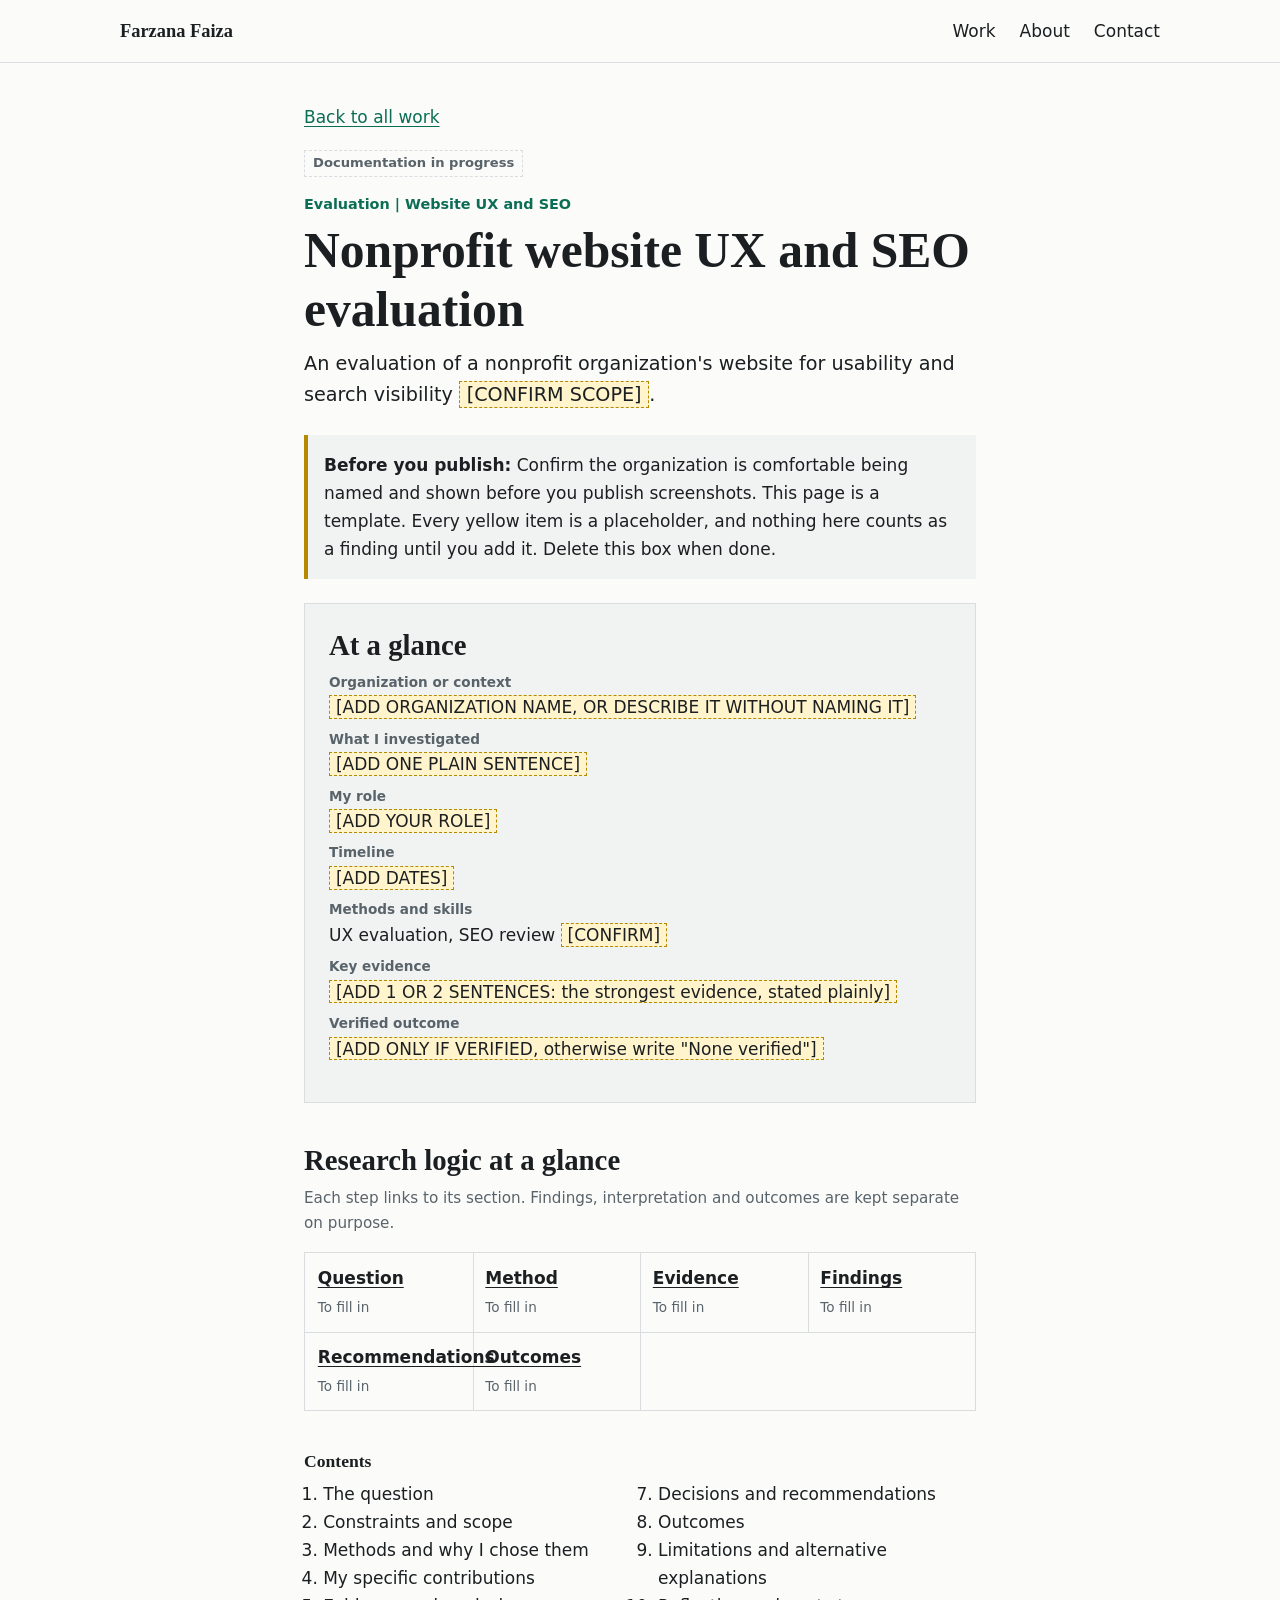
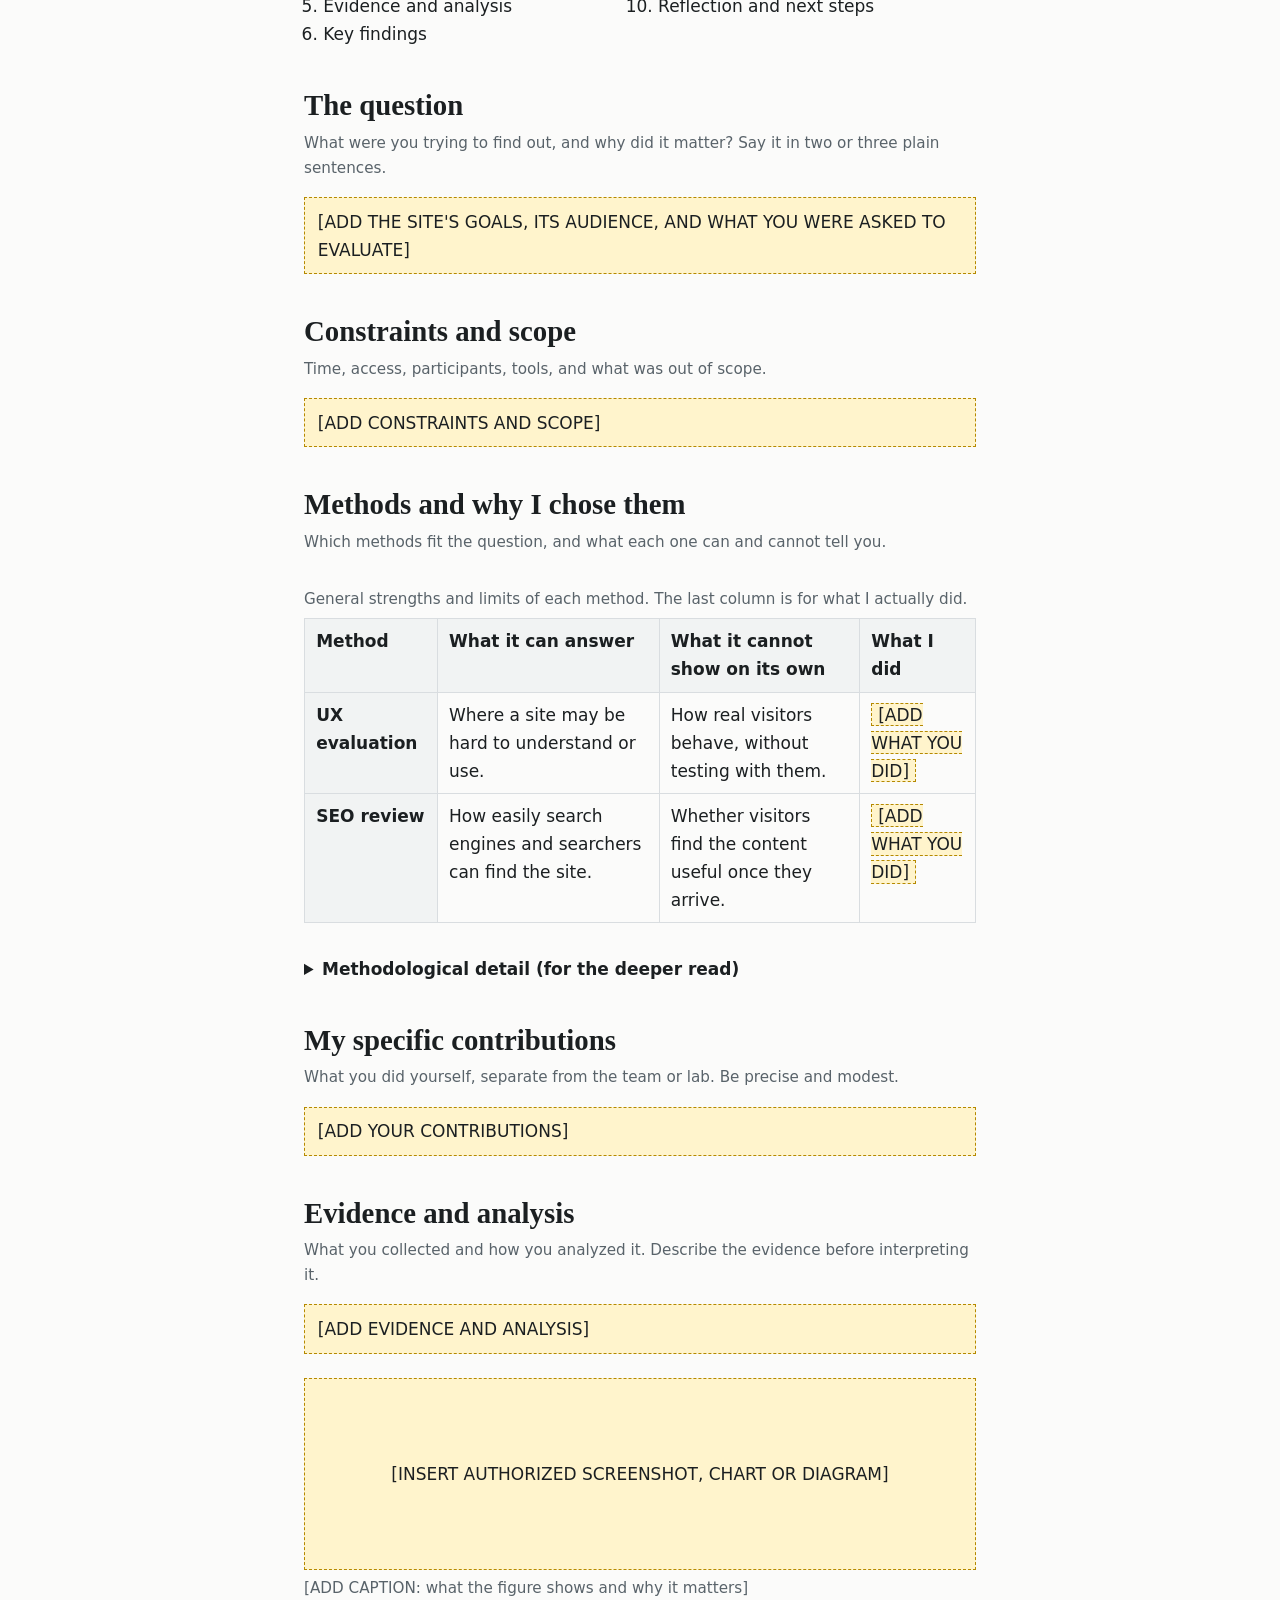
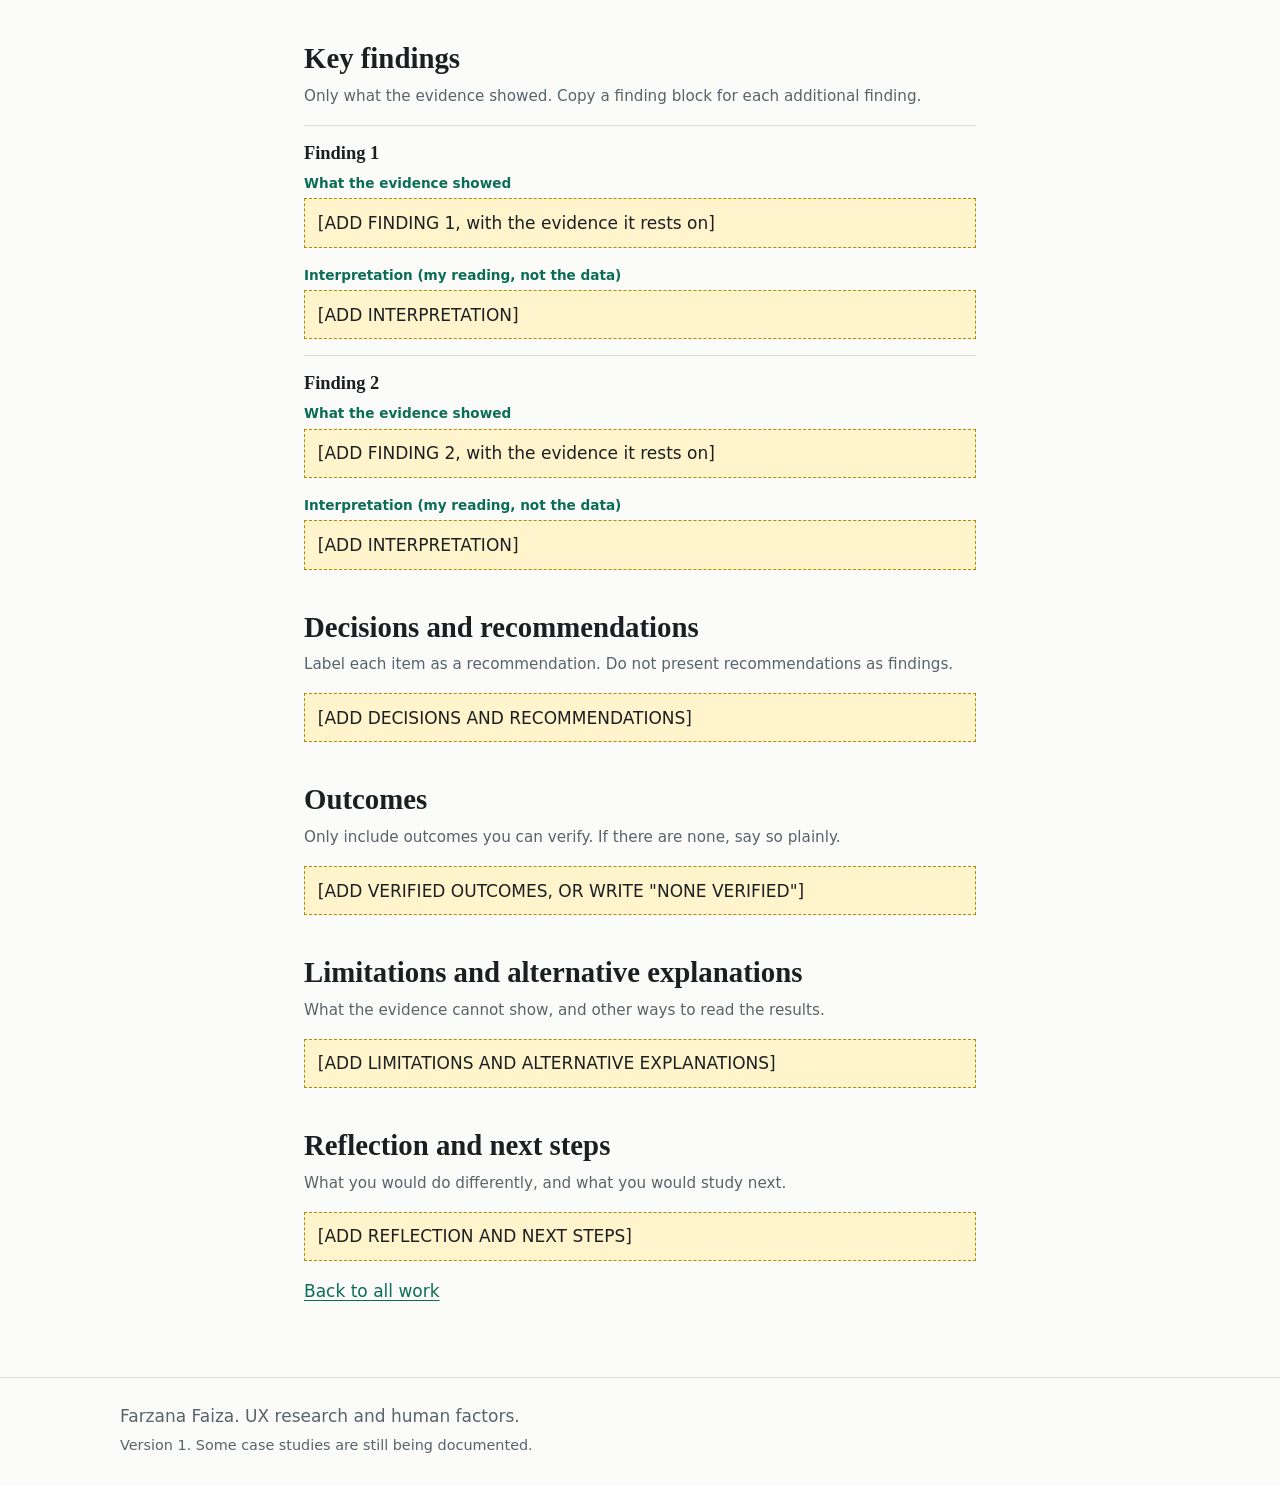
<file: nonprofit-audit.html>
<!DOCTYPE html>
<html lang="en">
<head>
<meta charset="utf-8">
<meta name="viewport" content="width=device-width, initial-scale=1">
<title>Nonprofit website UX and SEO evaluation | Farzana Faiza</title>
<meta name="description" content="An evaluation of a nonprofit organization's website for usability and search visibility [CONFIRM SCOPE].">
<link rel="stylesheet" href="../style.css">
</head>
<body>
<a class="skip" href="#main">Skip to main content</a>
<header class="site"><div class="wrap bar">
<a class="brand" href="../index.html">Farzana Faiza</a>
<nav aria-label="Main"><ul>
<li><a href="../index.html#work">Work</a></li>
<li><a href="../about.html">About</a></li>
<li><a href="../index.html#contact">Contact</a></li>
</ul></nav></div></header>

<main id="main" class="wrap cs">
<p><a href="../index.html#work">Back to all work</a></p>
<p><span class="chip wip">Documentation in progress</span></p>
<p class="kind">Evaluation | Website UX and SEO</p>
<!-- EDIT: title and summary -->
<h1>Nonprofit website UX and SEO evaluation</h1>
<p class="lede">An evaluation of a nonprofit organization's website for usability and search visibility <span class="ph">[CONFIRM SCOPE]</span>.</p>
<div class="callout"><p><strong>Before you publish:</strong> Confirm the organization is comfortable being named and shown before you publish screenshots. This page is a template. Every yellow item is a placeholder, and nothing here counts as a finding until you add it. Delete this box when done.</p></div>
<section class="brief-box" aria-labelledby="glance-h">
<h2 id="glance-h">At a glance</h2>
<!-- QUICK SCAN: a reader should get the project from this box alone -->
<dl class="brief">
<div><dt>Organization or context</dt><dd><span class="ph">[ADD ORGANIZATION NAME, OR DESCRIBE IT WITHOUT NAMING IT]</span></dd></div>
<div><dt>What I investigated</dt><dd><span class="ph">[ADD ONE PLAIN SENTENCE]</span></dd></div>
<div><dt>My role</dt><dd><span class="ph">[ADD YOUR ROLE]</span></dd></div>
<div><dt>Timeline</dt><dd><span class="ph">[ADD DATES]</span></dd></div>
<div><dt>Methods and skills</dt><dd>UX evaluation, SEO review <span class="ph">[CONFIRM]</span></dd></div>
<div><dt>Key evidence</dt><dd><span class="ph">[ADD 1 OR 2 SENTENCES: the strongest evidence, stated plainly]</span></dd></div>
<div><dt>Verified outcome</dt><dd><span class="ph">[ADD ONLY IF VERIFIED, otherwise write "None verified"]</span></dd></div>
</dl>
</section>
<section aria-labelledby="flow-h">
<h2 id="flow-h">Research logic at a glance</h2>
<p class="hint">Each step links to its section. Findings, interpretation and outcomes are kept separate on purpose.</p>
<ol class="flow"><li><a href="#question-h">Question</a><span>To fill in</span></li><li><a href="#method-h">Method</a><span>To fill in</span></li><li><a href="#evidence-h">Evidence</a><span>To fill in</span></li><li><a href="#findings-h">Findings</a><span>To fill in</span></li><li><a href="#recs-h">Recommendations</a><span>To fill in</span></li><li><a href="#outcomes-h">Outcomes</a><span>To fill in</span></li></ol>
</section>
<nav class="toc" aria-labelledby="toc-h"><h2 id="toc-h">Contents</h2><ol><li><a href="#question-h">The question</a></li><li><a href="#scope-h">Constraints and scope</a></li><li><a href="#method-h">Methods and why I chose them</a></li><li><a href="#contrib-h">My specific contributions</a></li><li><a href="#evidence-h">Evidence and analysis</a></li><li><a href="#findings-h">Key findings</a></li><li><a href="#recs-h">Decisions and recommendations</a></li><li><a href="#outcomes-h">Outcomes</a></li><li><a href="#limits-h">Limitations and alternative explanations</a></li><li><a href="#reflection-h">Reflection and next steps</a></li></ol></nav>
<!-- DEEP READ: fill in each section below. Each one has a short hint and a [PLACEHOLDER] to replace. -->
<section aria-labelledby="question-h">
<h2 id="question-h">The question</h2>
<p class="hint">What were you trying to find out, and why did it matter? Say it in two or three plain sentences.</p>
<p class="ph">[ADD THE SITE'S GOALS, ITS AUDIENCE, AND WHAT YOU WERE ASKED TO EVALUATE]</p>
</section>
<section aria-labelledby="scope-h">
<h2 id="scope-h">Constraints and scope</h2>
<p class="hint">Time, access, participants, tools, and what was out of scope.</p>
<p class="ph">[ADD CONSTRAINTS AND SCOPE]</p>
</section>
<section aria-labelledby="method-h">
<h2 id="method-h">Methods and why I chose them</h2>
<p class="hint">Which methods fit the question, and what each one can and cannot tell you.</p>
<div class="table-wrap"><table>
<caption>General strengths and limits of each method. The last column is for what I actually did.</caption>
<thead><tr><th scope="col">Method</th><th scope="col">What it can answer</th><th scope="col">What it cannot show on its own</th><th scope="col">What I did</th></tr></thead>
<tbody><tr><th scope="row">UX evaluation</th><td>Where a site may be hard to understand or use.</td><td>How real visitors behave, without testing with them.</td><td><span class="ph">[ADD WHAT YOU DID]</span></td></tr><tr><th scope="row">SEO review</th><td>How easily search engines and searchers can find the site.</td><td>Whether visitors find the content useful once they arrive.</td><td><span class="ph">[ADD WHAT YOU DID]</span></td></tr></tbody></table></div>
<details><summary>Methodological detail (for the deeper read)</summary>
<p class="ph">[ADD PROCEDURE, MEASURES, SAMPLE, TOOLS AND ANALYSIS STEPS]</p>
</details>
</section>
<section aria-labelledby="contrib-h">
<h2 id="contrib-h">My specific contributions</h2>
<p class="hint">What you did yourself, separate from the team or lab. Be precise and modest.</p>
<p class="ph">[ADD YOUR CONTRIBUTIONS]</p>
</section>
<section aria-labelledby="evidence-h">
<h2 id="evidence-h">Evidence and analysis</h2>
<p class="hint">What you collected and how you analyzed it. Describe the evidence before interpreting it.</p>
<p class="ph">[ADD EVIDENCE AND ANALYSIS]</p>
<figure>
<div class="ph fig" role="img" aria-label="Placeholder for a figure">[INSERT AUTHORIZED SCREENSHOT, CHART OR DIAGRAM]</div>
<!-- TO ADD A REAL IMAGE: delete the div above and use this line instead
<img src="../assets/YOUR-FILE.png" alt="One sentence describing what the image shows" width="1200" height="800">
-->
<figcaption>[ADD CAPTION: what the figure shows and why it matters]</figcaption>
</figure>
</section>
<section aria-labelledby="findings-h">
<h2 id="findings-h">Key findings</h2>
<p class="hint">Only what the evidence showed. Copy a finding block for each additional finding.</p>
<article class="finding">
<h3>Finding 1</h3>
<p class="label">What the evidence showed</p>
<p class="ph">[ADD FINDING 1, with the evidence it rests on]</p>
<p class="label">Interpretation (my reading, not the data)</p>
<p class="ph">[ADD INTERPRETATION]</p>
</article>
<article class="finding">
<h3>Finding 2</h3>
<p class="label">What the evidence showed</p>
<p class="ph">[ADD FINDING 2, with the evidence it rests on]</p>
<p class="label">Interpretation (my reading, not the data)</p>
<p class="ph">[ADD INTERPRETATION]</p>
</article>
</section>
<section aria-labelledby="recs-h">
<h2 id="recs-h">Decisions and recommendations</h2>
<p class="hint">Label each item as a recommendation. Do not present recommendations as findings.</p>
<p class="ph">[ADD DECISIONS AND RECOMMENDATIONS]</p>
</section>
<section aria-labelledby="outcomes-h">
<h2 id="outcomes-h">Outcomes</h2>
<p class="hint">Only include outcomes you can verify. If there are none, say so plainly.</p>
<p class="ph">[ADD VERIFIED OUTCOMES, OR WRITE "NONE VERIFIED"]</p>
</section>
<section aria-labelledby="limits-h">
<h2 id="limits-h">Limitations and alternative explanations</h2>
<p class="hint">What the evidence cannot show, and other ways to read the results.</p>
<p class="ph">[ADD LIMITATIONS AND ALTERNATIVE EXPLANATIONS]</p>
</section>
<section aria-labelledby="reflection-h">
<h2 id="reflection-h">Reflection and next steps</h2>
<p class="hint">What you would do differently, and what you would study next.</p>
<p class="ph">[ADD REFLECTION AND NEXT STEPS]</p>
</section>
<p><a href="../index.html#work">Back to all work</a></p>
</main>
<footer class="site"><div class="wrap">
<p>Farzana Faiza. UX research and human factors.</p>
<p class="small">Version 1. Some case studies are still being documented.</p>
</div></footer>
</body>
</html>
</file>
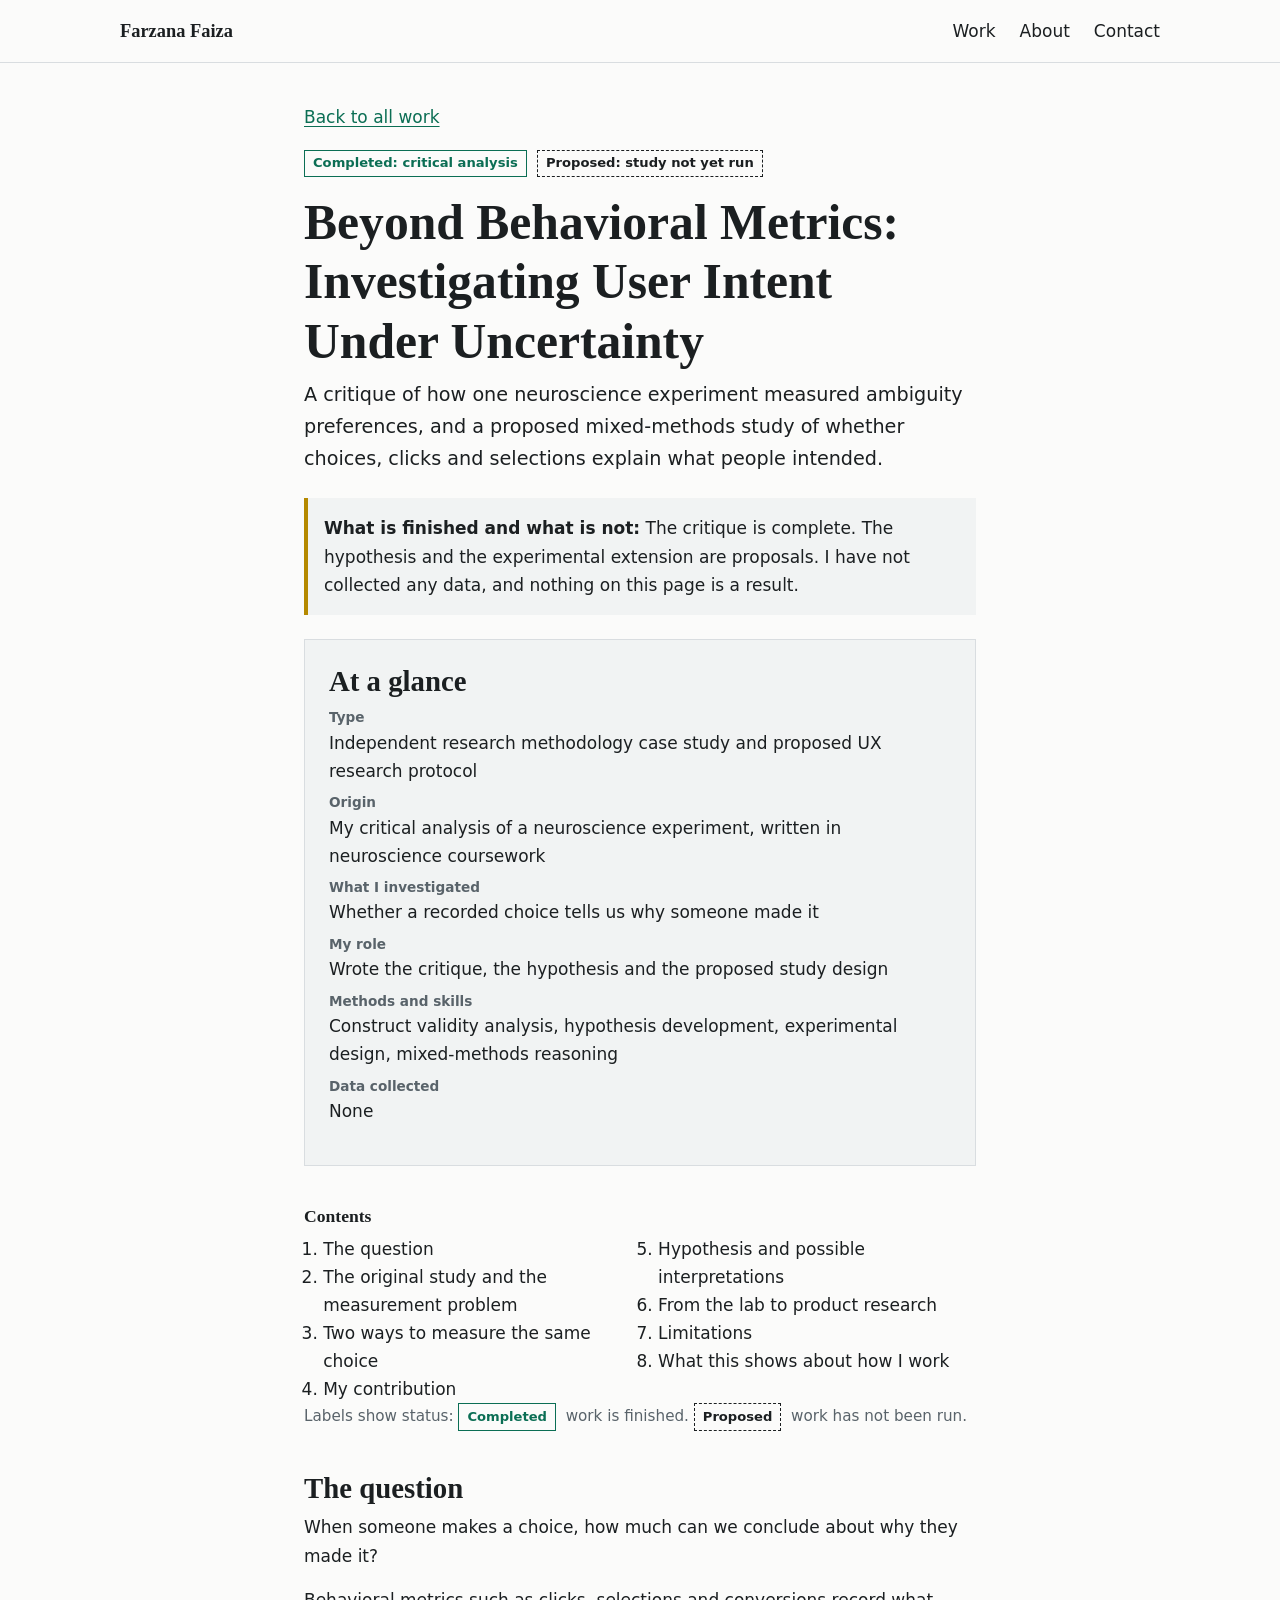
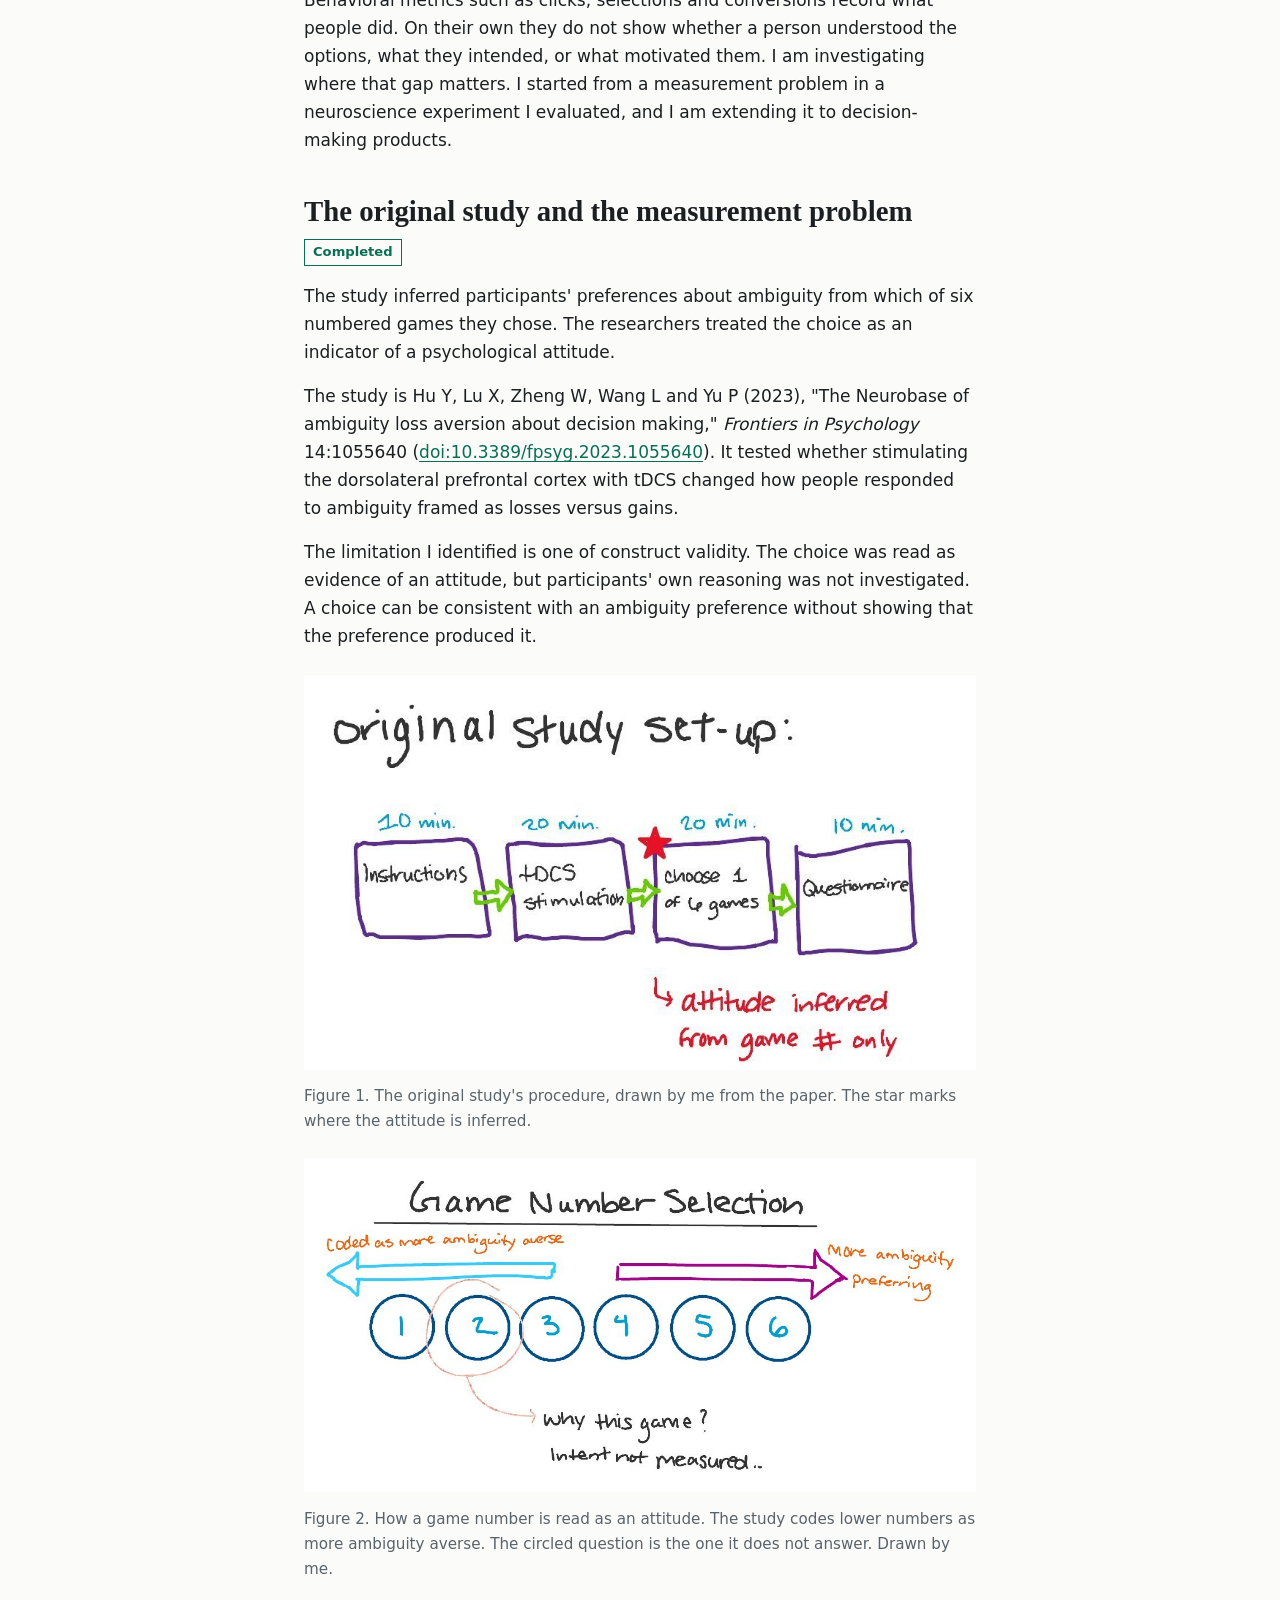
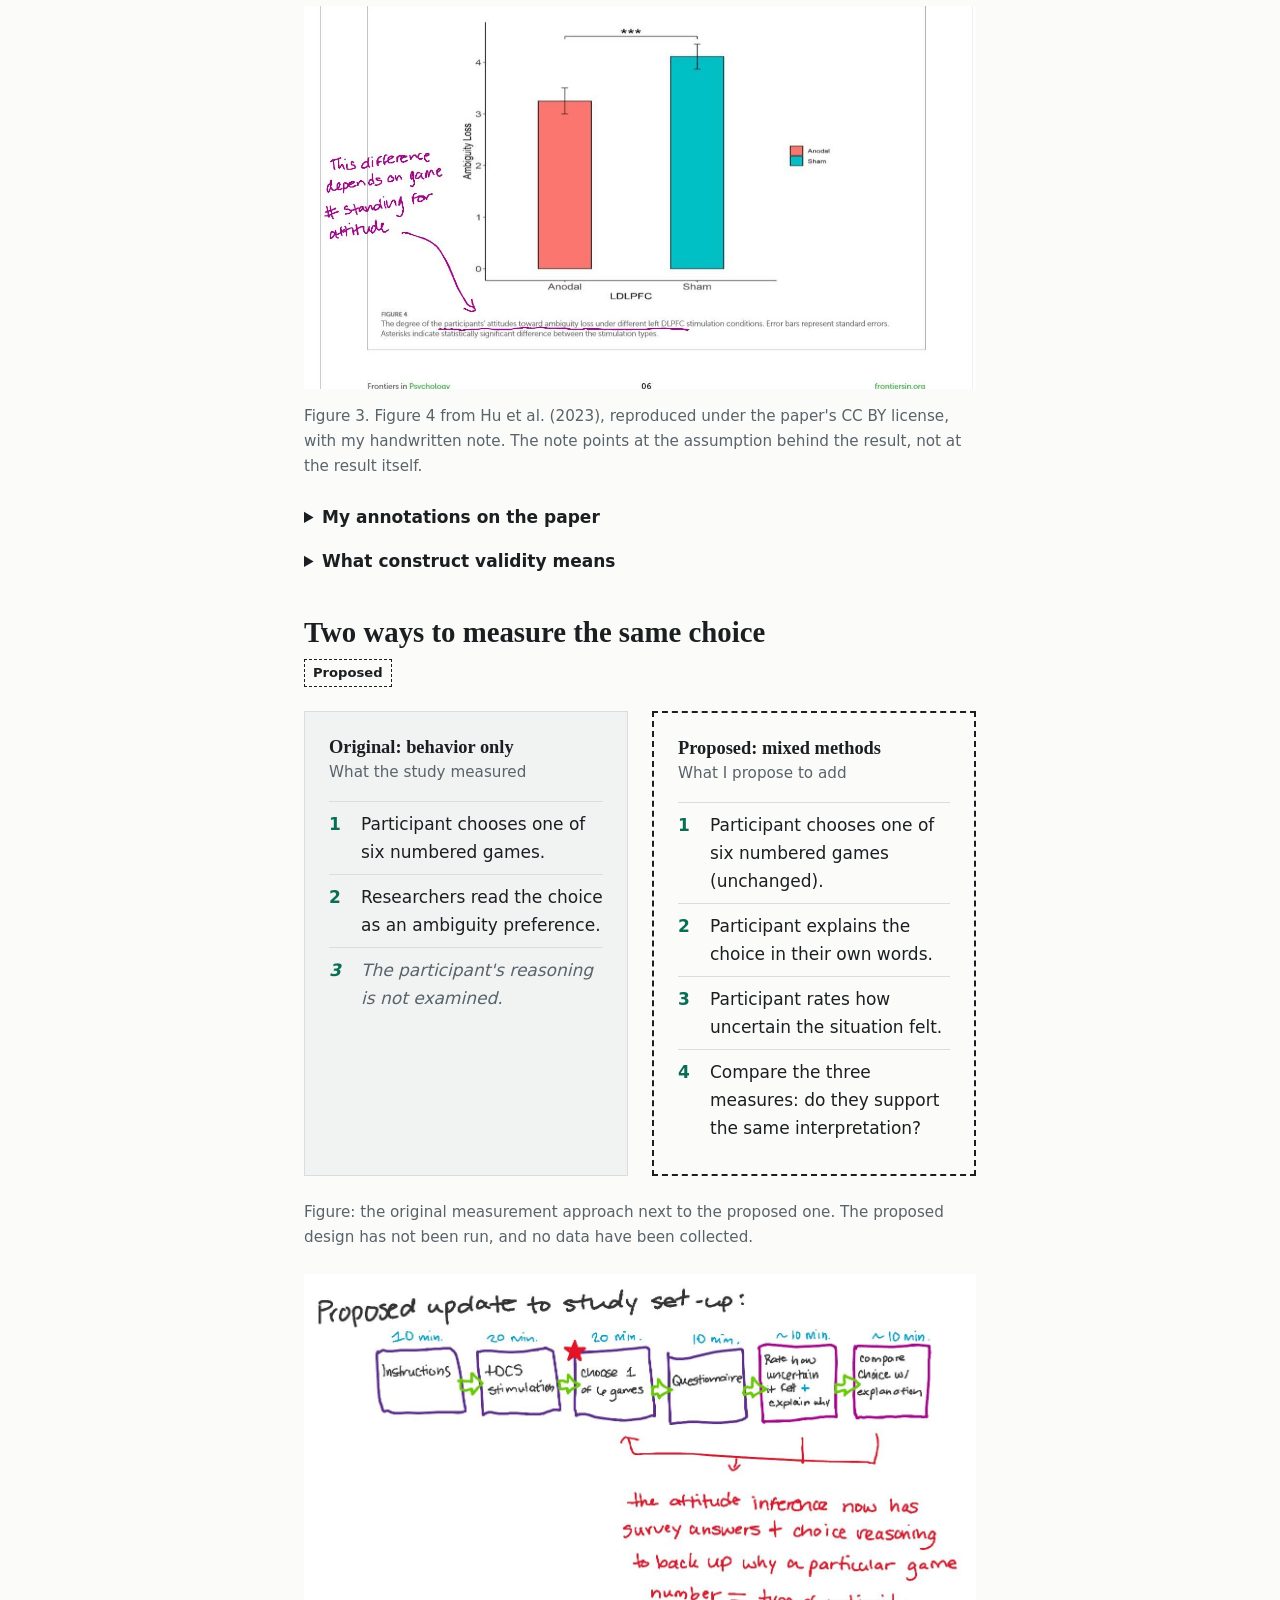
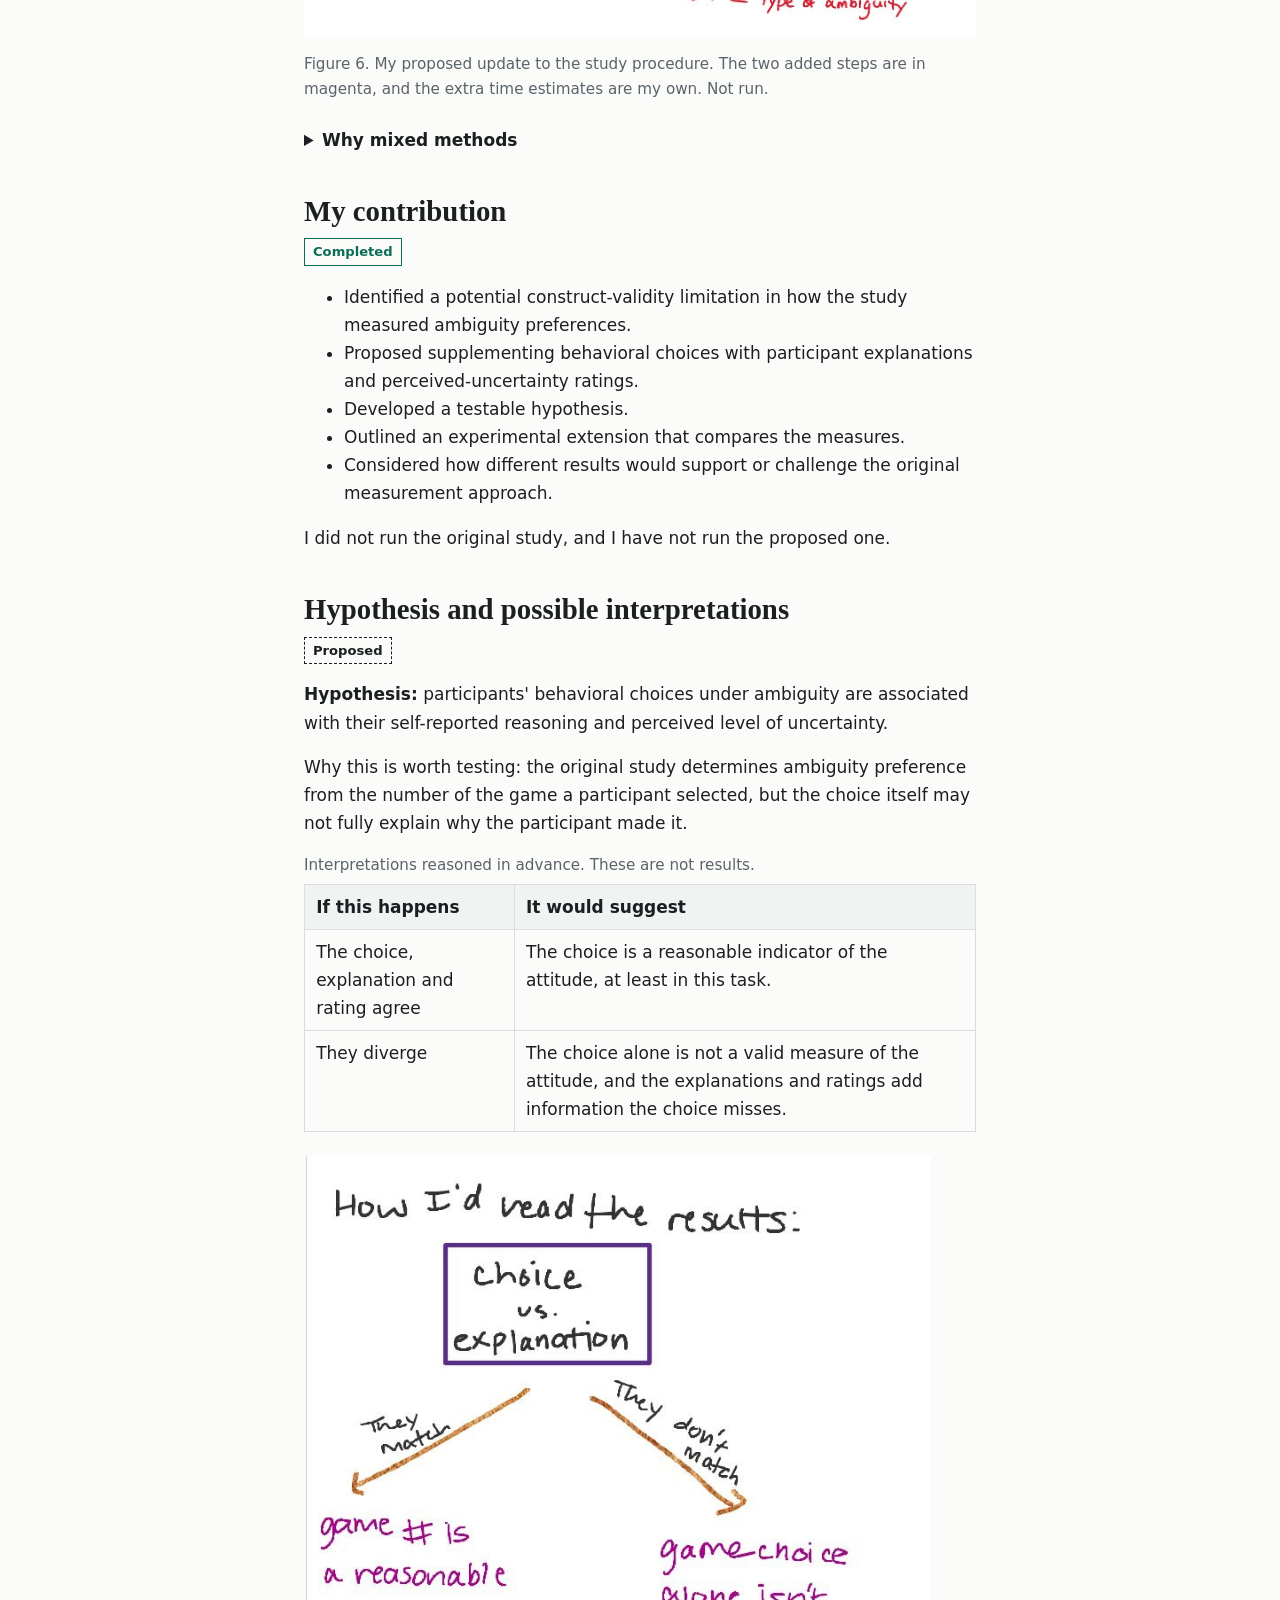
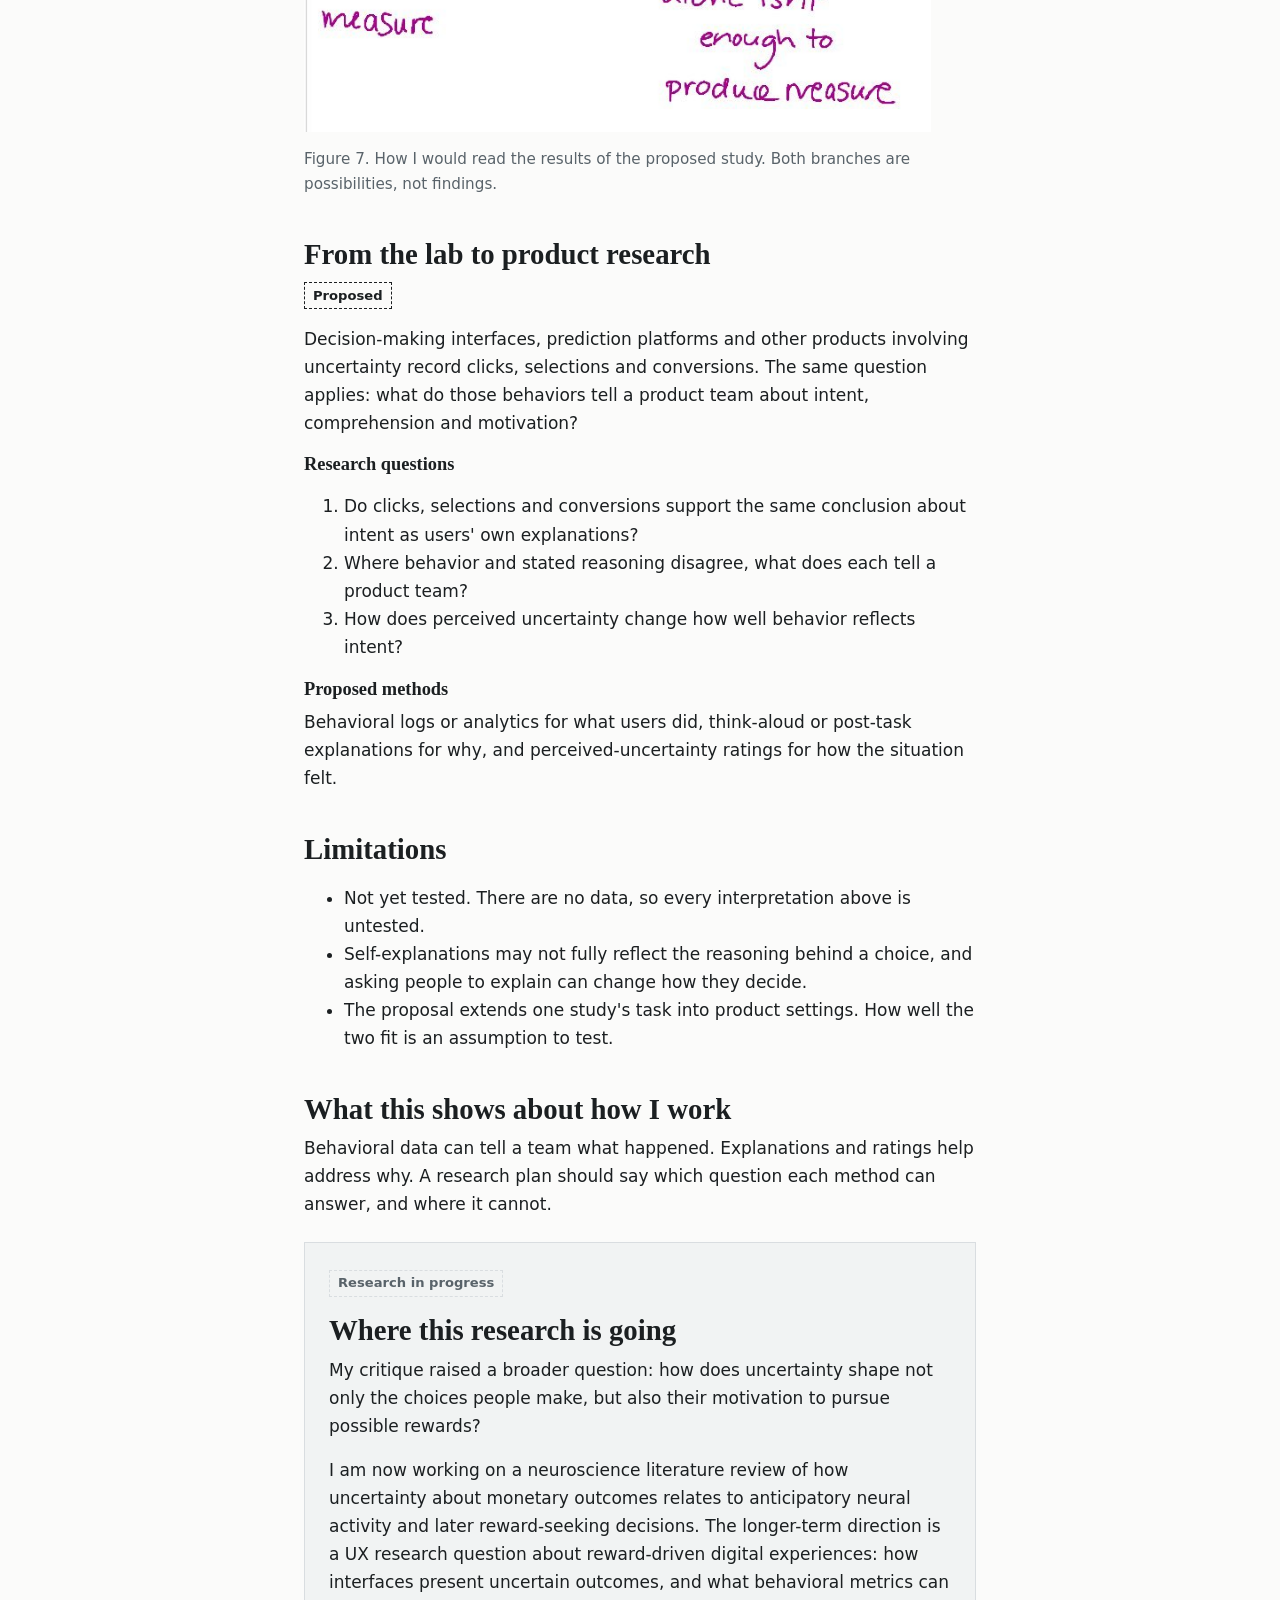
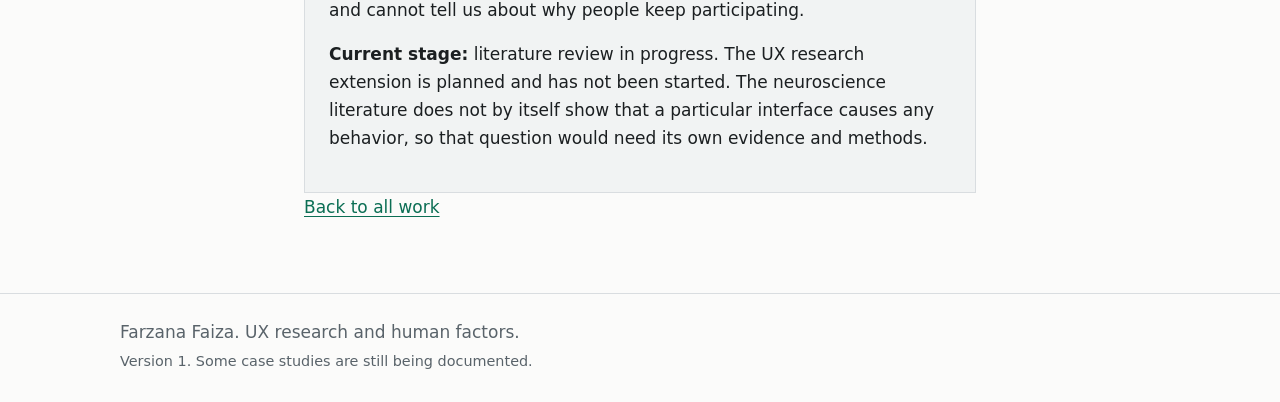
<file: projects/beyond-behavioral-metrics.html>
<!DOCTYPE html>
<html lang="en">
<head>
<meta charset="utf-8">
<meta name="viewport" content="width=device-width, initial-scale=1">
<title>Beyond Behavioral Metrics: Investigating User Intent Under Uncertainty | Farzana Faiza</title>
<meta name="description" content="A critique of how one neuroscience experiment measured ambiguity preferences, and a proposed mixed-methods study of whether choices, clicks and selections explain what people intended.">
<link rel="stylesheet" href="../style.css">
</head>
<body>
<a class="skip" href="#main">Skip to main content</a>
<header class="site"><div class="wrap bar">
<a class="brand" href="../index.html">Farzana Faiza</a>
<nav aria-label="Main"><ul>
<li><a href="../index.html#work">Work</a></li>
<li><a href="../about.html">About</a></li>
<li><a href="../index.html#contact">Contact</a></li>
</ul></nav></div></header>

<main id="main" class="wrap cs">
<p><a href="../index.html#work">Back to all work</a></p>
<p><span class="chip done">Completed: critical analysis</span> <span class="chip prop">Proposed: study not yet run</span></p>
<h1>Beyond Behavioral Metrics: Investigating User Intent Under Uncertainty</h1>
<p class="lede">A critique of how one neuroscience experiment measured ambiguity preferences, and a proposed mixed-methods study of whether choices, clicks and selections explain what people intended.</p>
<div class="callout"><p><strong>What is finished and what is not:</strong> The critique is complete. The hypothesis and the experimental extension are proposals. I have not collected any data, and nothing on this page is a result.</p></div>
<section class="brief-box" aria-labelledby="glance-h">
<h2 id="glance-h">At a glance</h2>
<dl class="brief">
<div><dt>Type</dt><dd>Independent research methodology case study and proposed UX research protocol</dd></div>
<div><dt>Origin</dt><dd>My critical analysis of a neuroscience experiment, written in neuroscience coursework</dd></div>
<div><dt>What I investigated</dt><dd>Whether a recorded choice tells us why someone made it</dd></div>
<div><dt>My role</dt><dd>Wrote the critique, the hypothesis and the proposed study design</dd></div>
<div><dt>Methods and skills</dt><dd>Construct validity analysis, hypothesis development, experimental design, mixed-methods reasoning</dd></div>
<div><dt>Data collected</dt><dd>None</dd></div>
</dl>
</section>
<nav class="toc" aria-labelledby="toc-h"><h2 id="toc-h">Contents</h2><ol><li><a href="#question-h">The question</a></li><li><a href="#problem-h">The original study and the measurement problem</a></li><li><a href="#compare-h">Two ways to measure the same choice</a></li><li><a href="#contribution-h">My contribution</a></li><li><a href="#hypothesis-h">Hypothesis and possible interpretations</a></li><li><a href="#product-h">From the lab to product research</a></li><li><a href="#limits-h">Limitations</a></li><li><a href="#takeaway-h">What this shows about how I work</a></li></ol></nav>
<p class="hint">Labels show status: <span class="chip done">Completed</span> work is finished. <span class="chip prop">Proposed</span> work has not been run.</p>
<section aria-labelledby="question-h">
<h2 id="question-h">The question</h2>
<p>When someone makes a choice, how much can we conclude about why they made it?</p>
<p>Behavioral metrics such as clicks, selections and conversions record what people did. On their own they do not show whether a person understood the options, what they intended, or what motivated them. I am investigating where that gap matters. I started from a measurement problem in a neuroscience experiment I evaluated, and I am extending it to decision-making products.</p>
</section>
<section aria-labelledby="problem-h">
<h2 id="problem-h">The original study and the measurement problem</h2>
<p><span class="chip done">Completed</span></p>
<p>The study inferred participants' preferences about ambiguity from which of six numbered games they chose. The researchers treated the choice as an indicator of a psychological attitude.</p>
<p>The study is Hu Y, Lu X, Zheng W, Wang L and Yu P (2023), "The Neurobase of ambiguity loss aversion about decision making," <em>Frontiers in Psychology</em> 14:1055640 (<a href="https://doi.org/10.3389/fpsyg.2023.1055640">doi:10.3389/fpsyg.2023.1055640</a>). It tested whether stimulating the dorsolateral prefrontal cortex with tDCS changed how people responded to ambiguity framed as losses versus gains.</p>
<p>The limitation I identified is one of construct validity. The choice was read as evidence of an attitude, but participants' own reasoning was not investigated. A choice can be consistent with an ambiguity preference without showing that the preference produced it.</p>
<figure>
<img src="../assets/bbm/original-study-setup.jpg" alt="Hand-drawn flow of the original study: instructions for 10 minutes, tDCS stimulation for 20 minutes, choose 1 of 6 games for 20 minutes, and a questionnaire for 10 minutes. A red star on the game choice step is labeled attitude inferred from game number only." width="918" height="540" loading="lazy">
<figcaption>Figure 1. The original study's procedure, drawn by me from the paper. The star marks where the attitude is inferred.</figcaption>
</figure>
<figure>
<img src="../assets/bbm/game-number-selection.jpg" alt="Hand-drawn row of six numbered circles. An arrow on the left side says coded as more ambiguity averse and an arrow on the right says more ambiguity preferring. Circle 2 is circled with the question why this game, and the note intent not measured." width="1202" height="597" loading="lazy">
<figcaption>Figure 2. How a game number is read as an attitude. The study codes lower numbers as more ambiguity averse. The circled question is the one it does not answer. Drawn by me.</figcaption>
</figure>
<figure>
<img src="../assets/bbm/annotated-figure-4.jpg" alt="Bar chart from the paper showing ambiguity loss for anodal and sham stimulation of the left dorsolateral prefrontal cortex, with the anodal bar lower and a significance bracket. A handwritten note says this difference depends on game number standing for attitude." width="1280" height="730" loading="lazy">
<figcaption>Figure 3. Figure 4 from Hu et al. (2023), reproduced under the paper's CC BY license, with my handwritten note. The note points at the assumption behind the result, not at the result itself.</figcaption>
</figure>
<details><summary>My annotations on the paper</summary>
<figure>
<img src="../assets/bbm/annotated-abstract.jpg" alt="Excerpt of the paper's first page with my handwritten notes. At the top I wrote the big question of the study: are people more sensitive to ambiguity loss or ambiguity gain, and which parts of the brain show that activation. Other notes mark the effect of ambiguity to loss on the DLPFC, inconsistent results probably because of different tasks, and the work of Krain and Yang." width="1500" height="1010" loading="lazy">
<figcaption>Figure 4. The title and abstract of Hu et al. (2023) with my notes on the big question and the earlier studies. Excerpt reproduced under the paper's CC BY license.</figcaption>
</figure>
<figure>
<img src="../assets/bbm/annotated-intro.jpg" alt="Excerpt of the paper's introduction with my handwritten notes. I wrote that risk is a combination of possibilities and consequences, that ambiguity means uncertainty, and that ambiguity aversion is a psychological tendency to prefer options with known risks over options with unknown or missing information. A line at the bottom runs from ignorance through ambiguity to risk." width="1300" height="710" loading="lazy">
<figcaption>Figure 5. The introduction with my definitions of risk and ambiguity. Excerpt reproduced under the paper's CC BY license.</figcaption>
</figure>
</details>
<details><summary>What construct validity means</summary>
<p>Construct validity asks whether a measure captures the concept it is meant to capture. A choice between games is a behavior. Whether it measures an attitude toward ambiguity is a separate claim that needs its own support.</p>
</details>
</section>
<section aria-labelledby="compare-h">
<h2 id="compare-h">Two ways to measure the same choice</h2>
<p><span class="chip prop">Proposed</span></p>
<div class="compare">
<div class="way">
<h3>Original: behavior only</h3>
<p class="tagline">What the study measured</p>
<ol class="steps">
<li>Participant chooses one of six numbered games.</li>
<li>Researchers read the choice as an ambiguity preference.</li>
<li class="gap">The participant's reasoning is not examined.</li>
</ol>
</div>
<div class="way proposed">
<h3>Proposed: mixed methods</h3>
<p class="tagline">What I propose to add</p>
<ol class="steps">
<li>Participant chooses one of six numbered games (unchanged).</li>
<li>Participant explains the choice in their own words.</li>
<li>Participant rates how uncertain the situation felt.</li>
<li>Compare the three measures: do they support the same interpretation?</li>
</ol>
</div>
</div>
<p class="hint">Figure: the original measurement approach next to the proposed one. The proposed design has not been run, and no data have been collected.</p>
<figure>
<img src="../assets/bbm/proposed-study-setup.jpg" alt="Hand-drawn flow of the proposed update. The original four steps are followed by two new steps: rate how uncertain it felt and explain why, then compare the choice with the explanation. A red bracket and note say the attitude inference now has survey answers and choice reasoning to back up why a particular game number means a type of ambiguity." width="1389" height="750" loading="lazy">
<figcaption>Figure 6. My proposed update to the study procedure. The two added steps are in magenta, and the extra time estimates are my own. Not run.</figcaption>
</figure>

<details><summary>Why mixed methods</summary>
<p>Each measure answers a different question. The choice shows what happened. The explanation shows how the person describes their reasoning. The rating shows how uncertain the situation felt to them. Comparing them tests whether the choice alone is enough.</p>
</details>
</section>
<section aria-labelledby="contribution-h">
<h2 id="contribution-h">My contribution</h2>
<p><span class="chip done">Completed</span></p>
<ul>
<li>Identified a potential construct-validity limitation in how the study measured ambiguity preferences.</li>
<li>Proposed supplementing behavioral choices with participant explanations and perceived-uncertainty ratings.</li>
<li>Developed a testable hypothesis.</li>
<li>Outlined an experimental extension that compares the measures.</li>
<li>Considered how different results would support or challenge the original measurement approach.</li>
</ul>
<p>I did not run the original study, and I have not run the proposed one.</p>
</section>
<section aria-labelledby="hypothesis-h">
<h2 id="hypothesis-h">Hypothesis and possible interpretations</h2>
<p><span class="chip prop">Proposed</span></p>
<p><strong>Hypothesis:</strong> participants' behavioral choices under ambiguity are associated with their self-reported reasoning and perceived level of uncertainty.</p>
<p>Why this is worth testing: the original study determines ambiguity preference from the number of the game a participant selected, but the choice itself may not fully explain why the participant made it.</p>
<table>
<caption>Interpretations reasoned in advance. These are not results.</caption>
<thead><tr><th scope="col">If this happens</th><th scope="col">It would suggest</th></tr></thead>
<tbody>
<tr><td>The choice, explanation and rating agree</td><td>The choice is a reasonable indicator of the attitude, at least in this task.</td></tr>
<tr><td>They diverge</td><td>The choice alone is not a valid measure of the attitude, and the explanations and ratings add information the choice misses.</td></tr>
</tbody></table>
<figure>
<img src="../assets/bbm/how-id-read-results.jpg" alt="Hand-drawn diagram. A box labeled choice versus explanation has two arrows. If they match, game number is a reasonable measure. If they do not match, game choice alone is not enough to produce a measure." width="707" height="650" loading="lazy">
<figcaption>Figure 7. How I would read the results of the proposed study. Both branches are possibilities, not findings.</figcaption>
</figure>
</section>
<section aria-labelledby="product-h">
<h2 id="product-h">From the lab to product research</h2>
<p><span class="chip prop">Proposed</span></p>
<p>Decision-making interfaces, prediction platforms and other products involving uncertainty record clicks, selections and conversions. The same question applies: what do those behaviors tell a product team about intent, comprehension and motivation?</p>
<h3>Research questions</h3>
<ol>
<li>Do clicks, selections and conversions support the same conclusion about intent as users' own explanations?</li>
<li>Where behavior and stated reasoning disagree, what does each tell a product team?</li>
<li>How does perceived uncertainty change how well behavior reflects intent?</li>
</ol>
<h3>Proposed methods</h3>
<p>Behavioral logs or analytics for what users did, think-aloud or post-task explanations for why, and perceived-uncertainty ratings for how the situation felt.</p>
<!-- EDIT: change the research questions to match your protocol -->
</section>
<section aria-labelledby="limits-h">
<h2 id="limits-h">Limitations</h2>
<ul>
<li>Not yet tested. There are no data, so every interpretation above is untested.</li>
<li>Self-explanations may not fully reflect the reasoning behind a choice, and asking people to explain can change how they decide.</li>
<li>The proposal extends one study's task into product settings. How well the two fit is an assumption to test.</li>
</ul>
<!-- EDIT: add the limitations you see -->
</section>
<section aria-labelledby="takeaway-h">
<h2 id="takeaway-h">What this shows about how I work</h2>
<p>Behavioral data can tell a team what happened. Explanations and ratings help address why. A research plan should say which question each method can answer, and where it cannot.</p>
</section>
<section class="brief-box" aria-labelledby="next-h">
<p><span class="chip wip">Research in progress</span></p>
<h2 id="next-h">Where this research is going</h2>
<p>My critique raised a broader question: how does uncertainty shape not only the choices people make, but also their motivation to pursue possible rewards?</p>
<p>I am now working on a neuroscience literature review of how uncertainty about monetary outcomes relates to anticipatory neural activity and later reward-seeking decisions. The longer-term direction is a UX research question about reward-driven digital experiences: how interfaces present uncertain outcomes, and what behavioral metrics can and cannot tell us about why people keep participating.</p>
<p><strong>Current stage:</strong> literature review in progress. The UX research extension is planned and has not been started. The neuroscience literature does not by itself show that a particular interface causes any behavior, so that question would need its own evidence and methods.</p>
</section>
<p><a href="../index.html#work">Back to all work</a></p>
</main>
<footer class="site"><div class="wrap">
<p>Farzana Faiza. UX research and human factors.</p>
<p class="small">Version 1. Some case studies are still being documented.</p>
</div></footer>
</body>
</html>
</file>
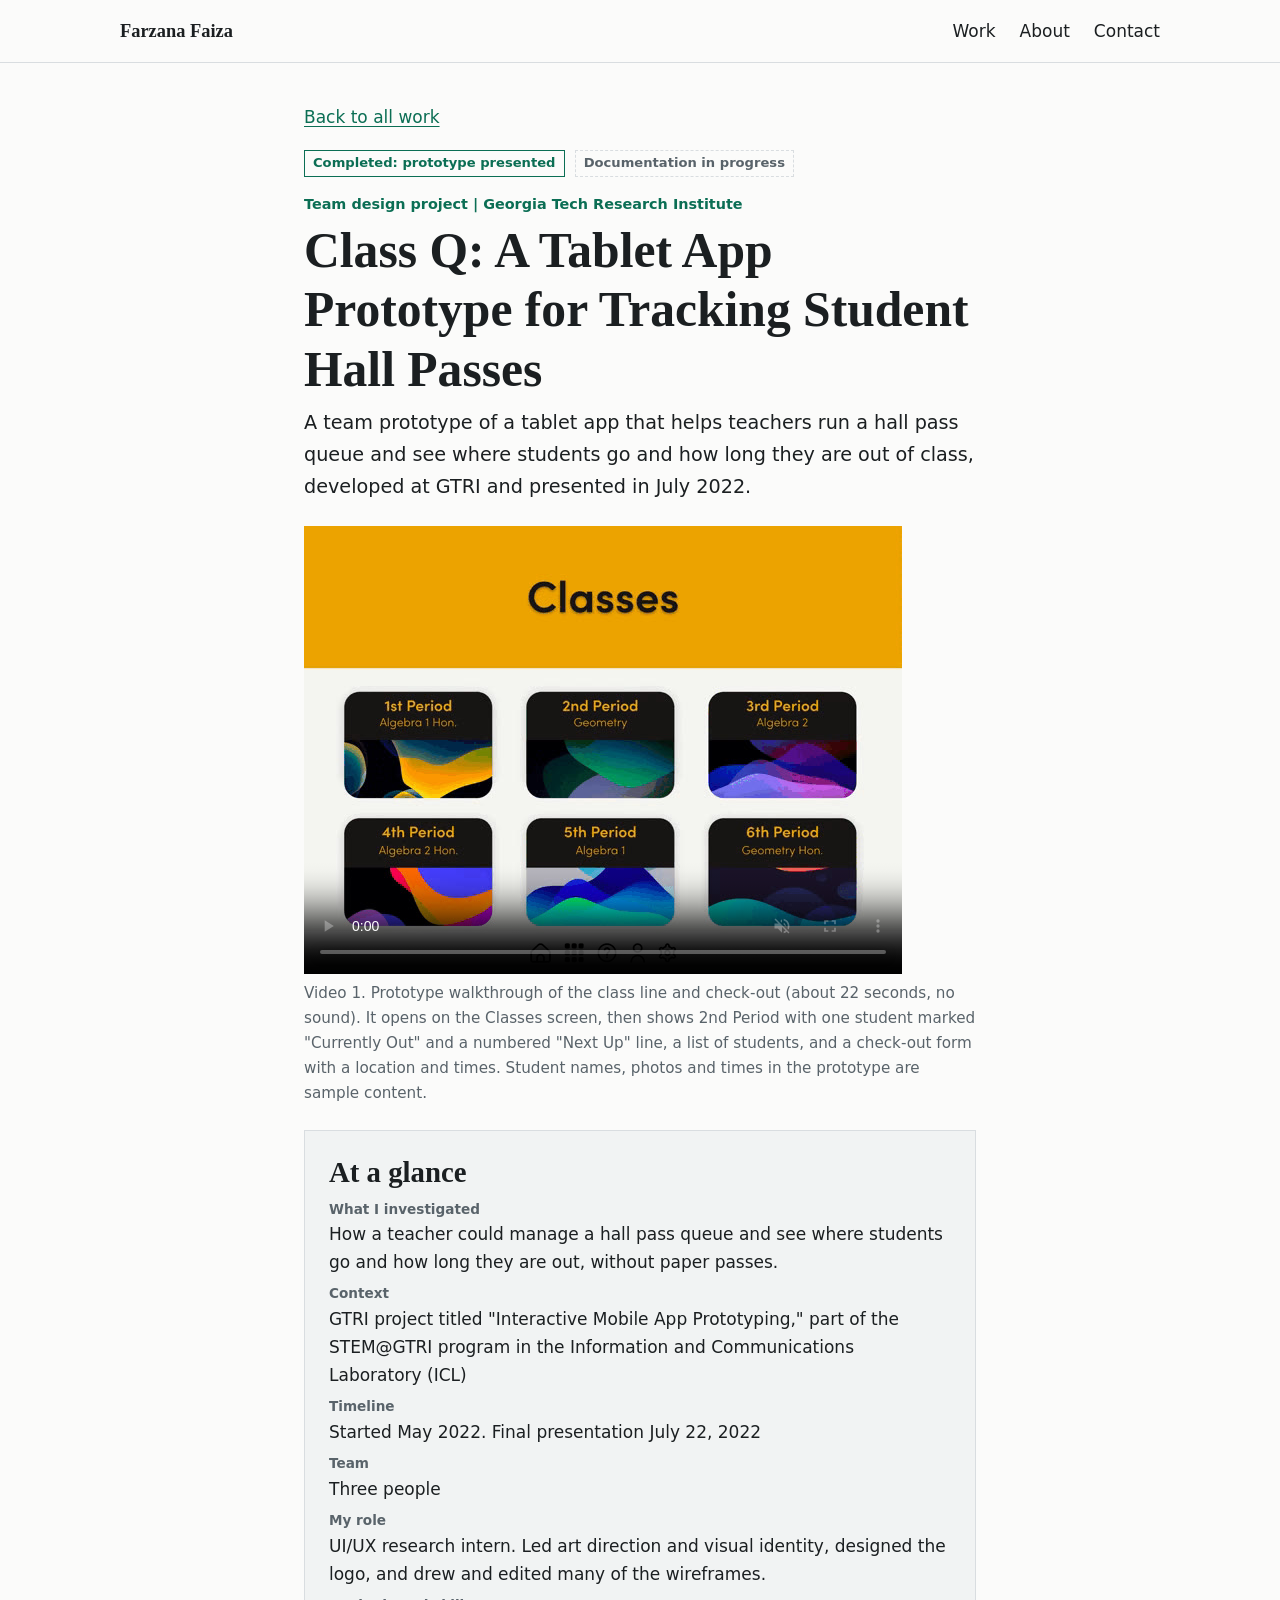
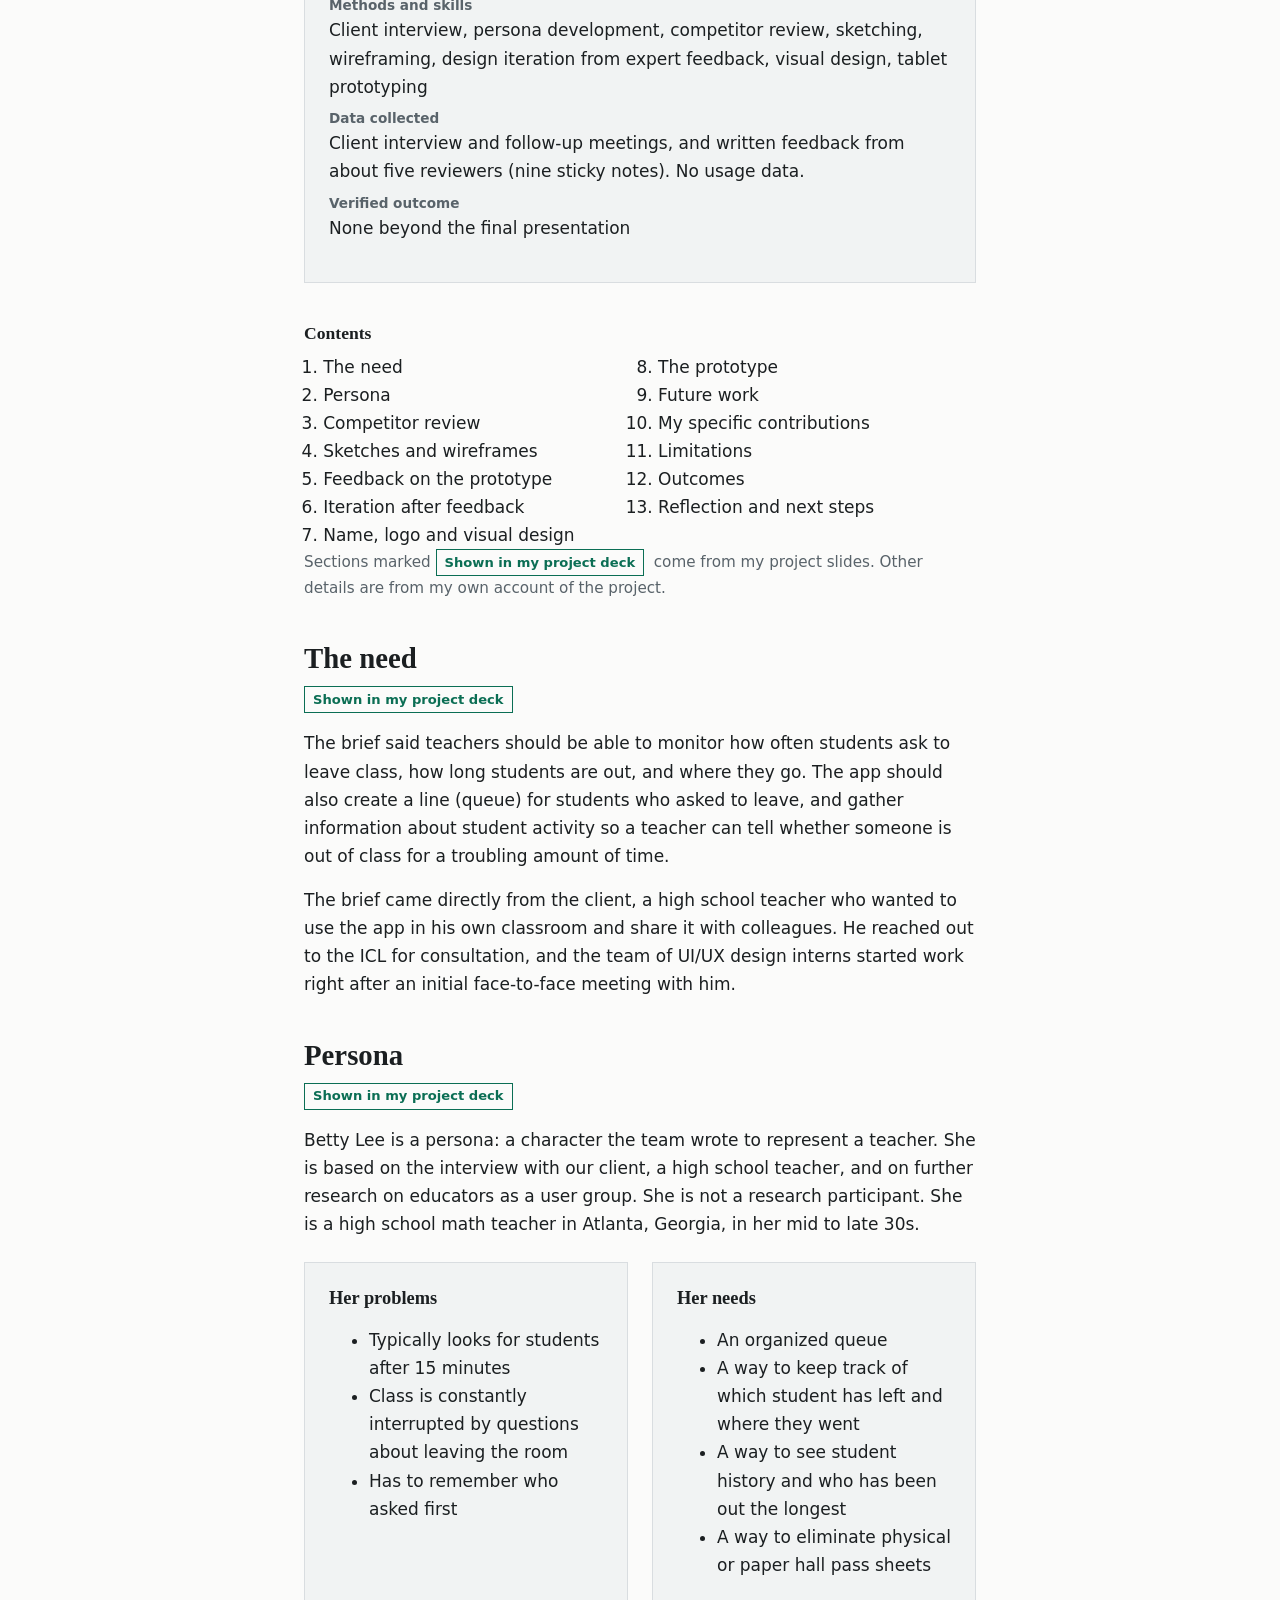
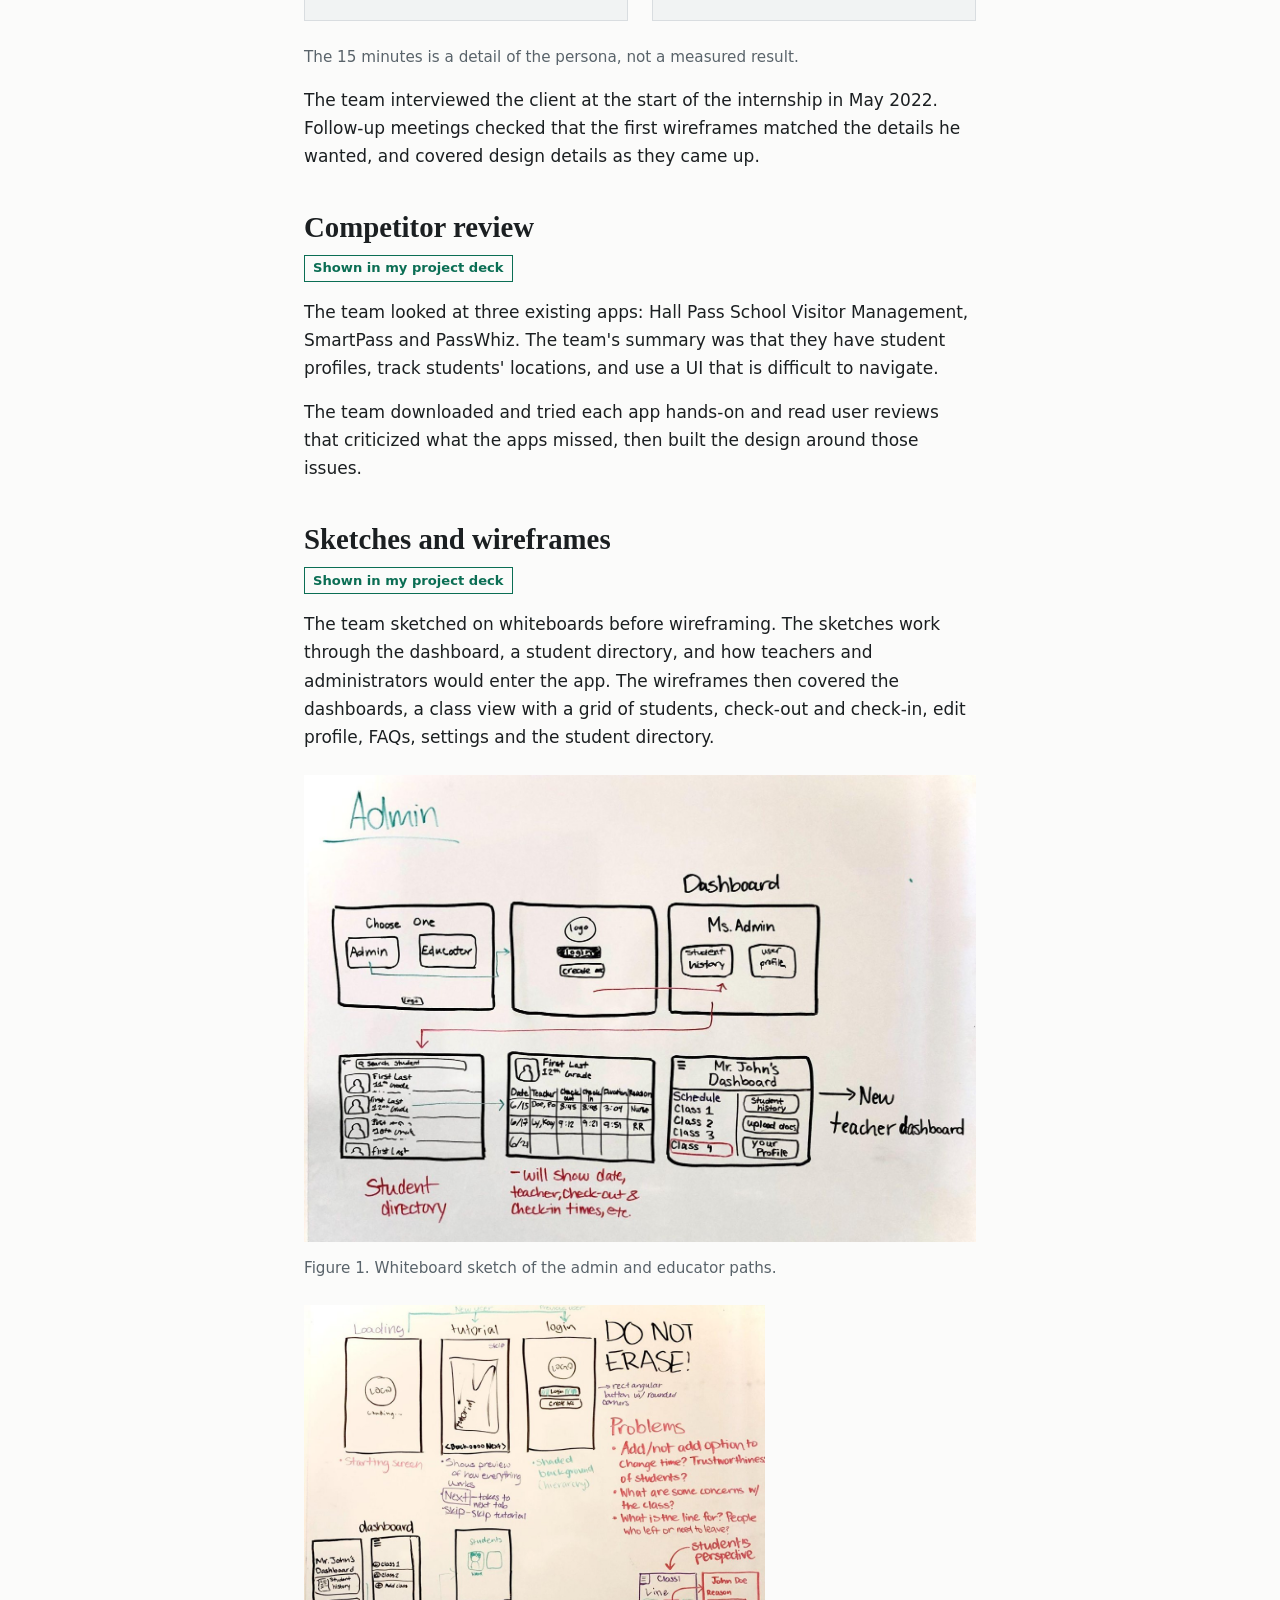
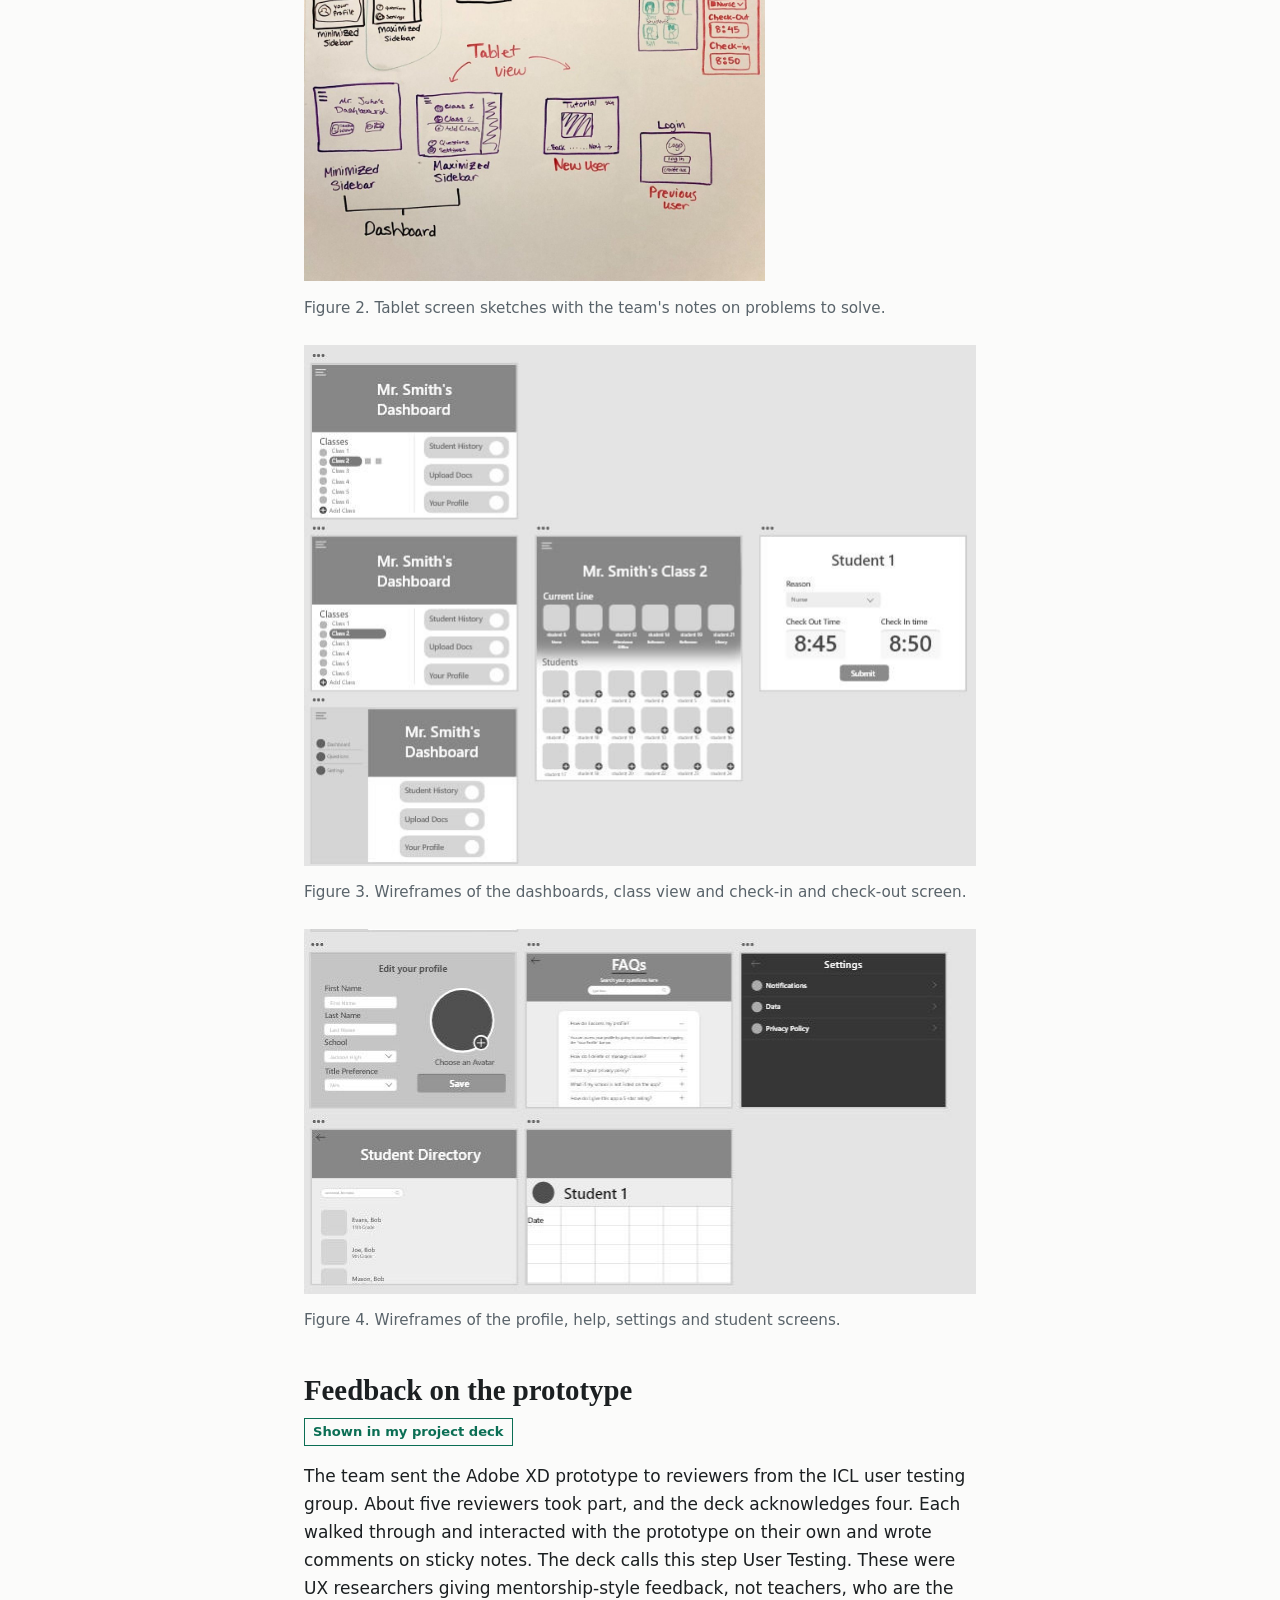
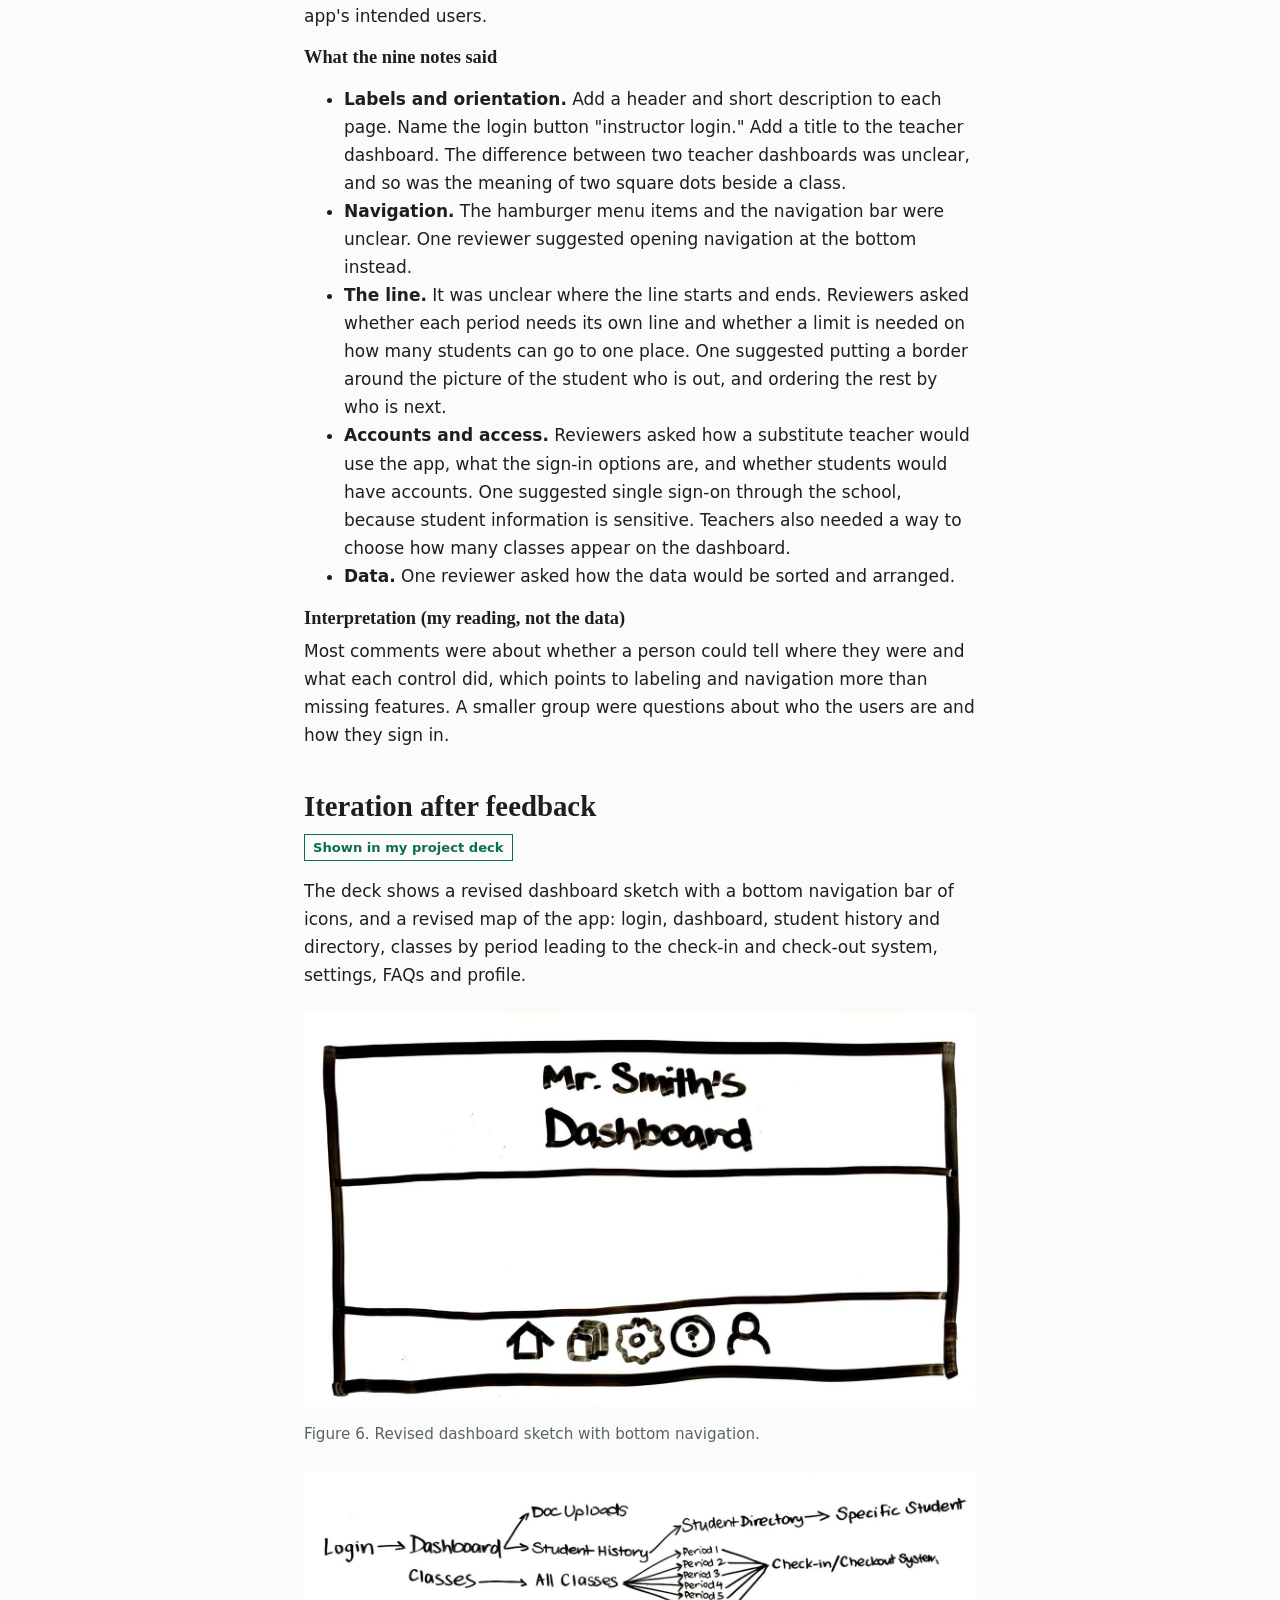
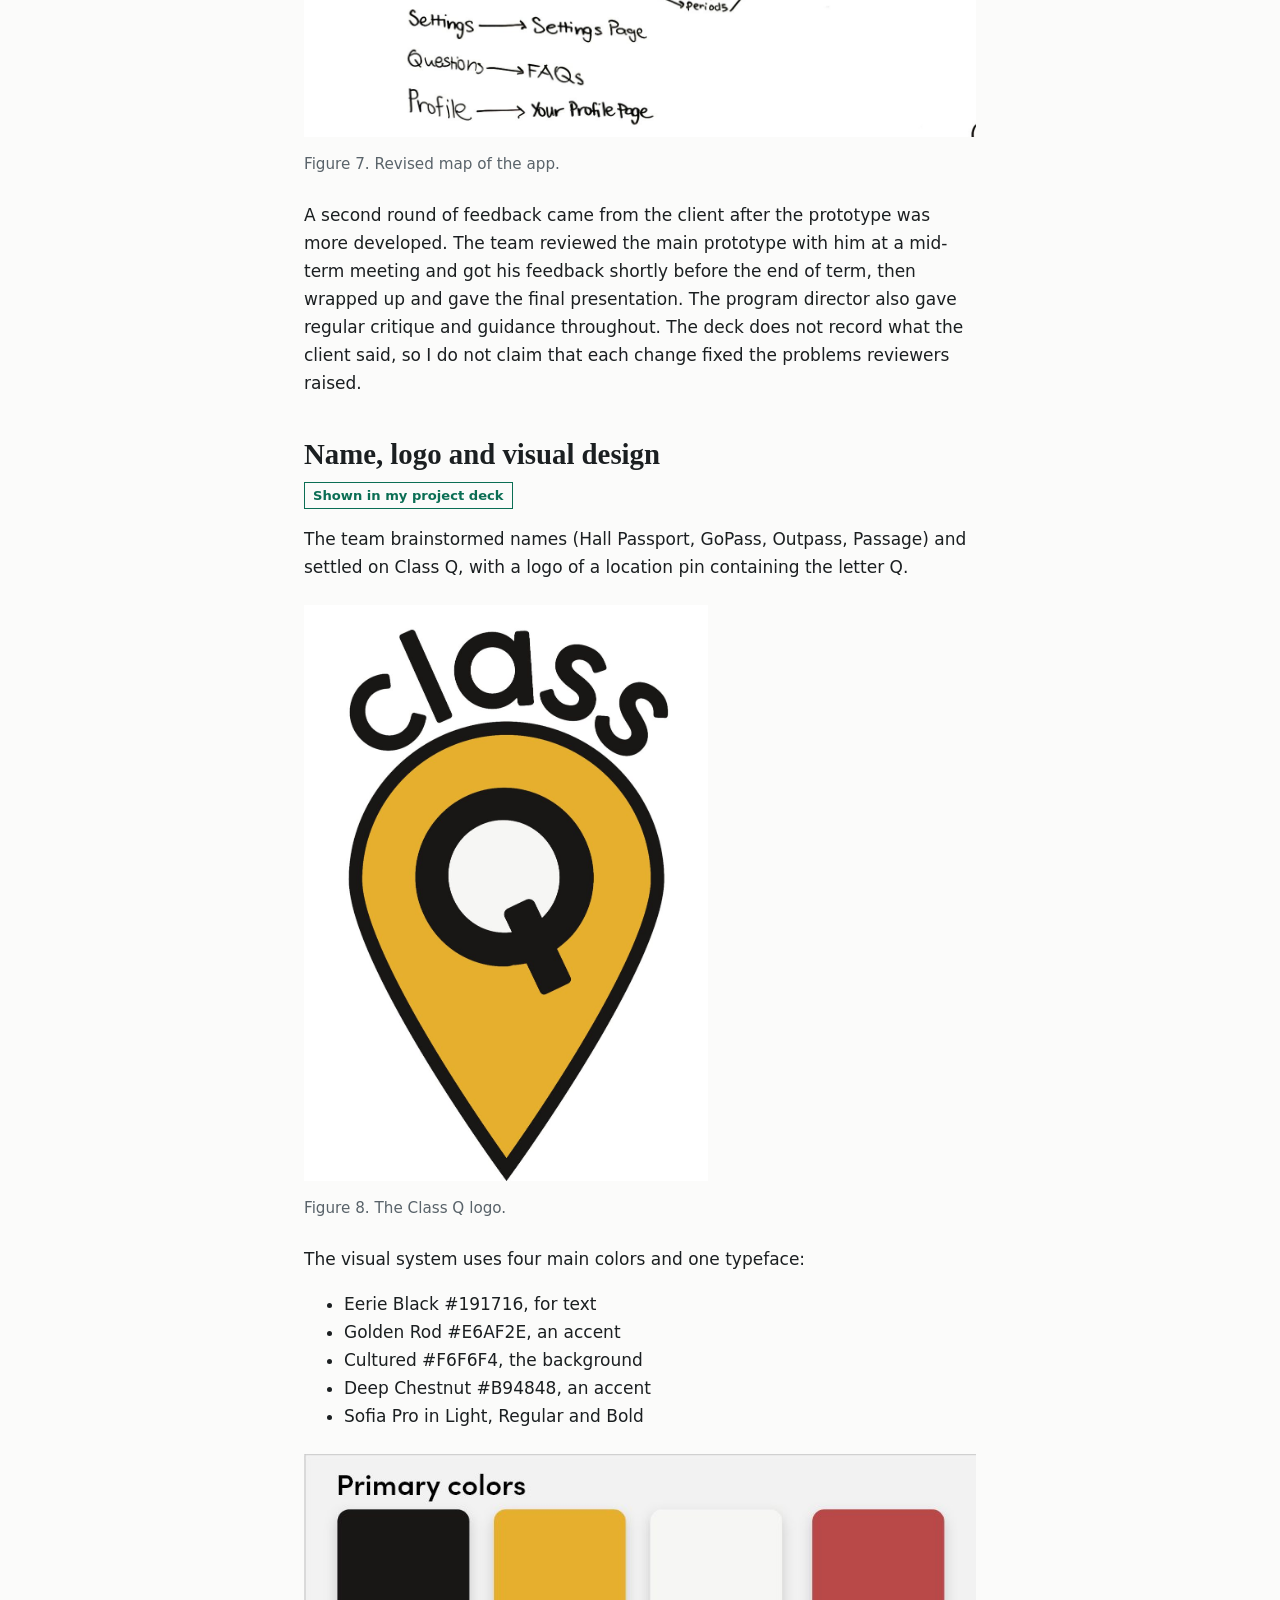
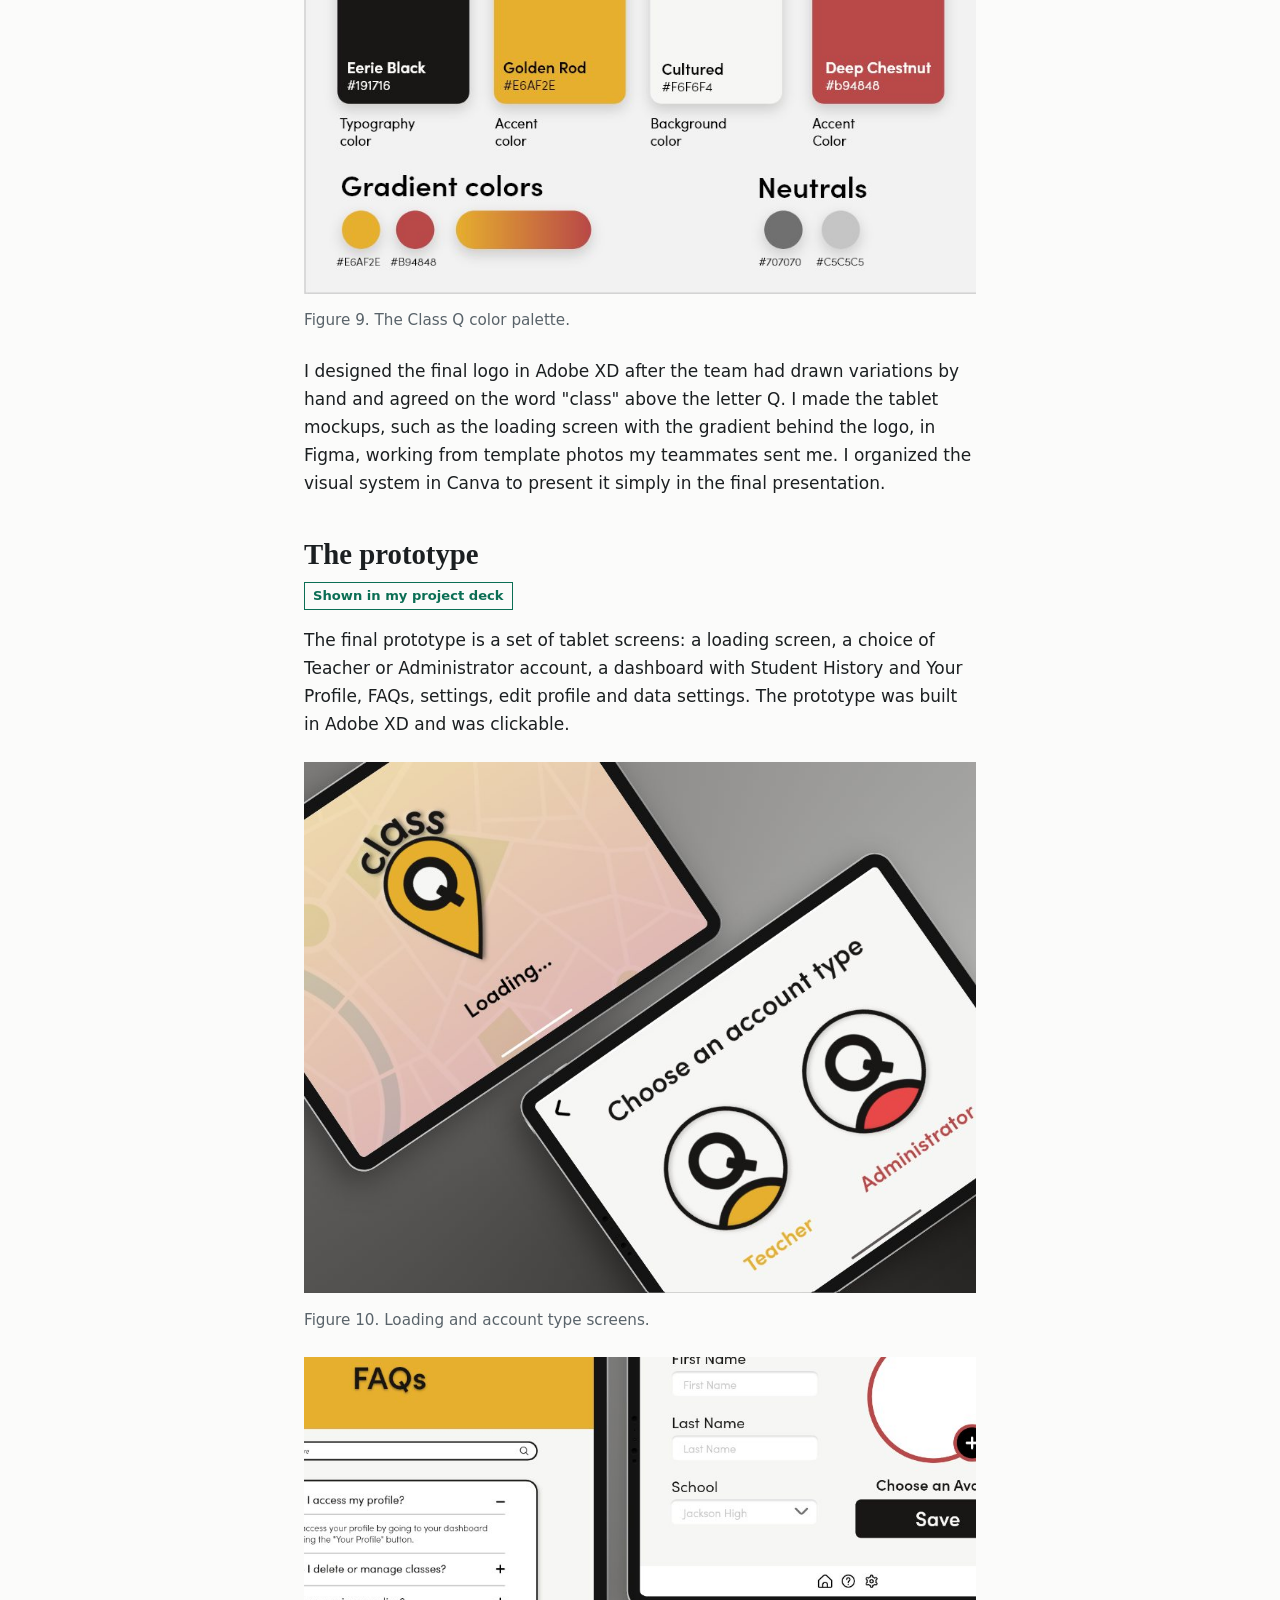
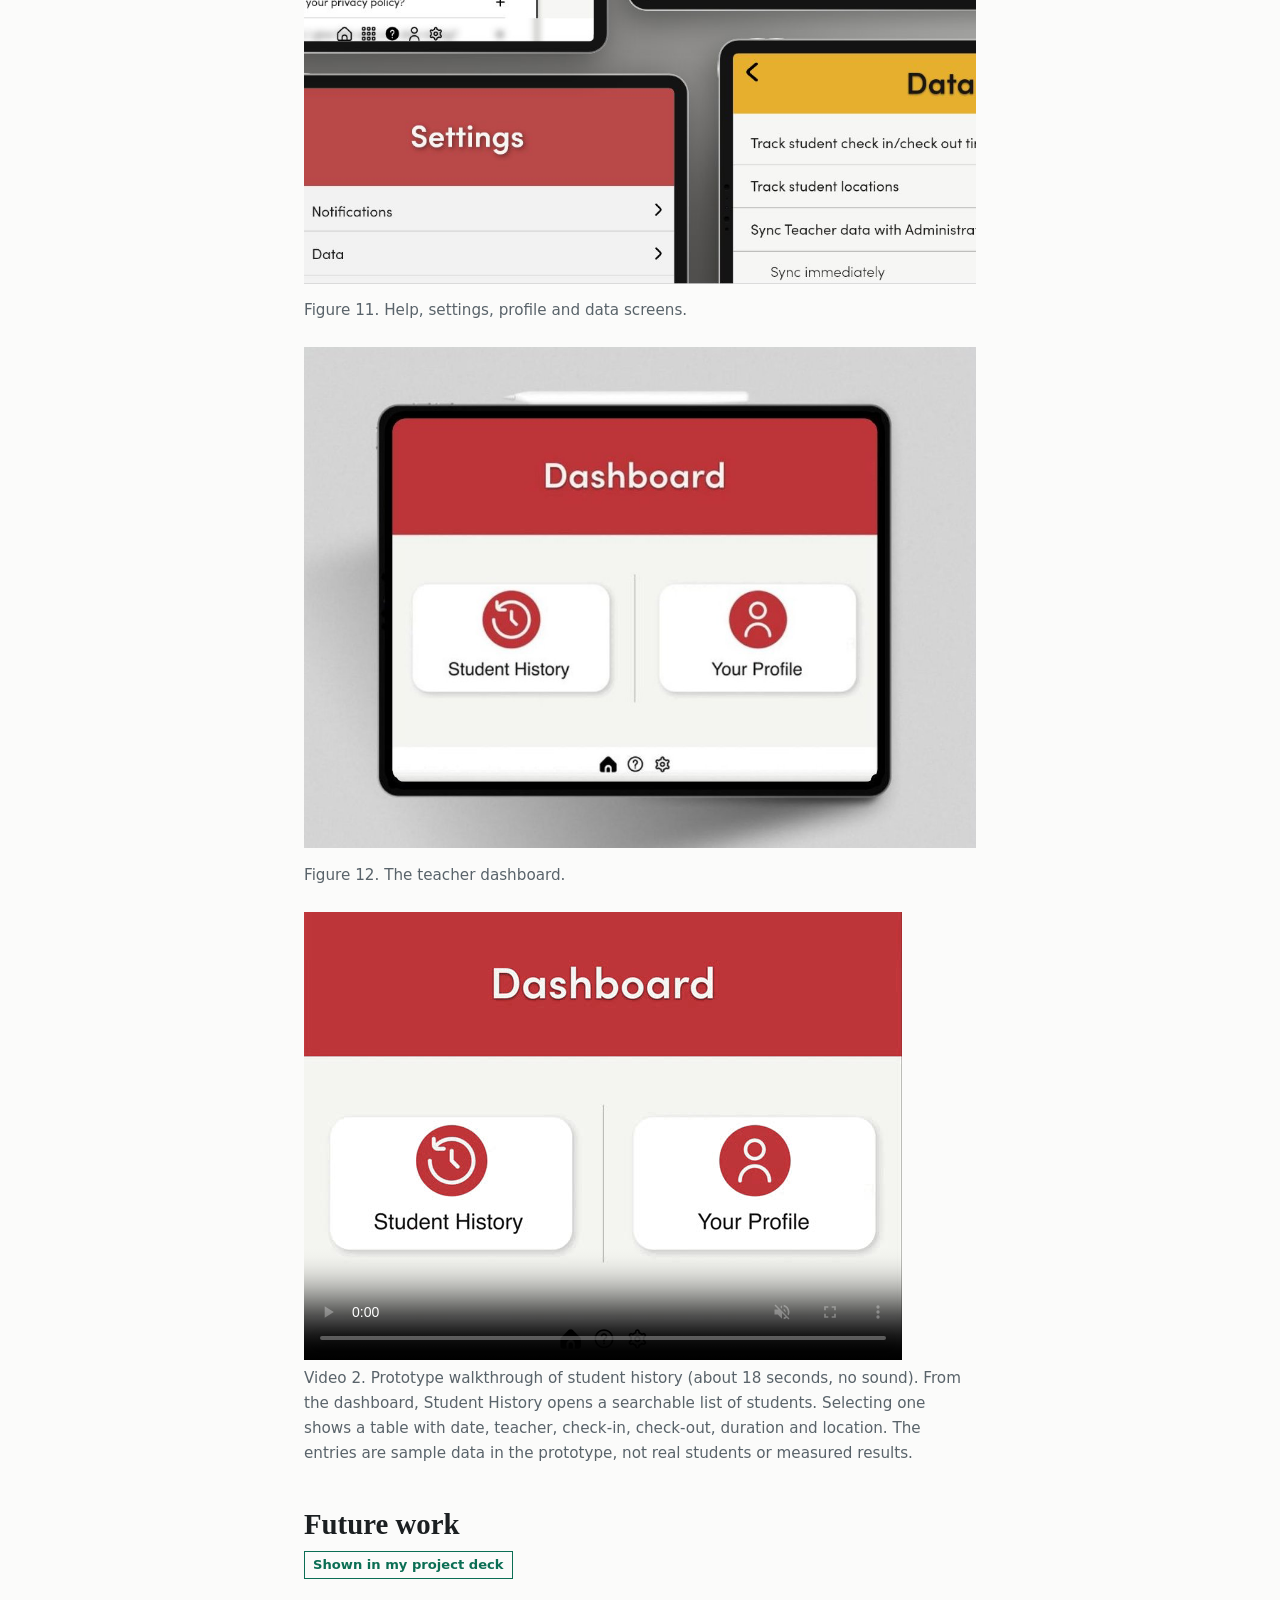
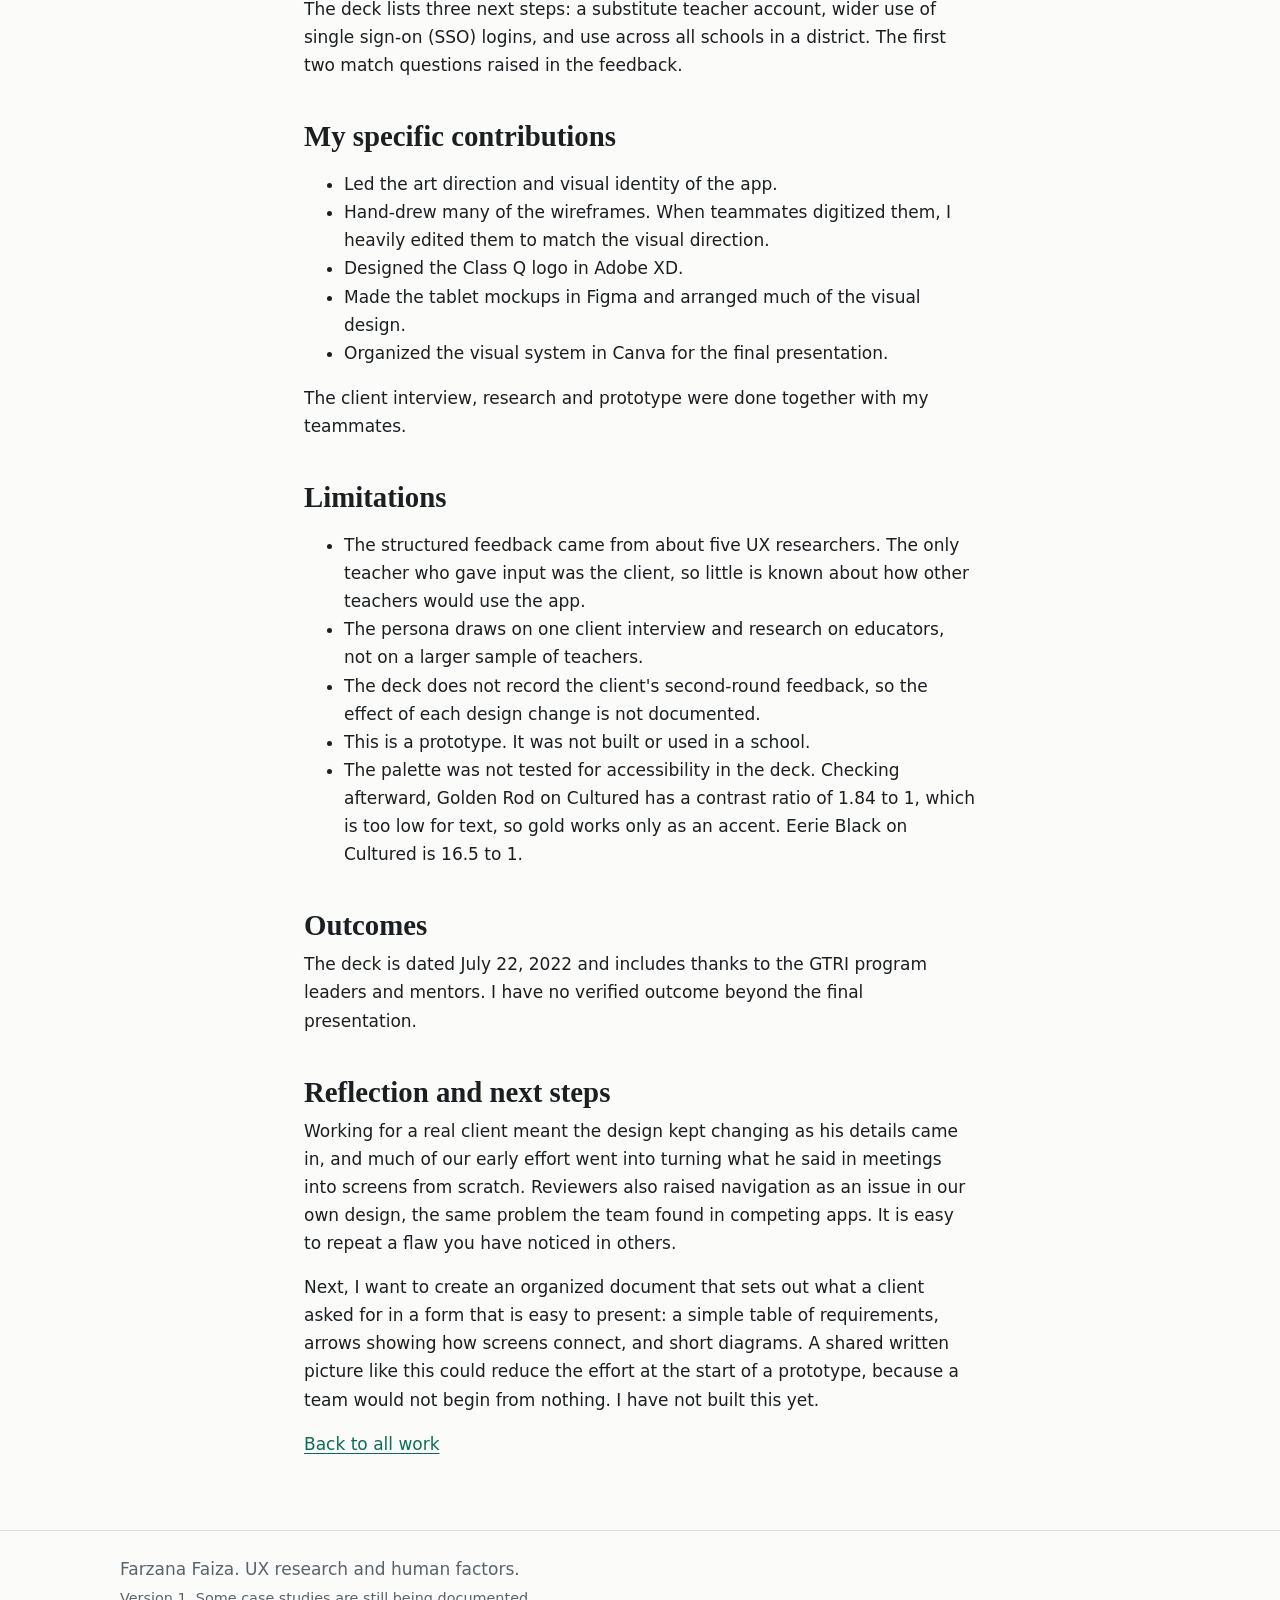
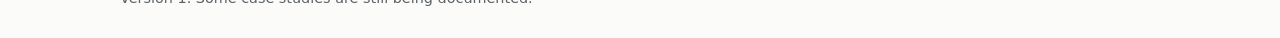
<file: projects/gtri-research.html>
<!DOCTYPE html>
<html lang="en">
<head>
<meta charset="utf-8">
<meta name="viewport" content="width=device-width, initial-scale=1">
<title>Class Q: A Tablet App Prototype for Tracking Student Hall Passes | Farzana Faiza</title>
<meta name="description" content="A team prototype of a tablet app that helps teachers run a hall pass queue and see where students go and how long they are out of class, developed at GTRI and presented in July 2022.">
<link rel="stylesheet" href="../style.css">
</head>
<body>
<a class="skip" href="#main">Skip to main content</a>
<header class="site"><div class="wrap bar">
<a class="brand" href="../index.html">Farzana Faiza</a>
<nav aria-label="Main"><ul>
<li><a href="../index.html#work">Work</a></li>
<li><a href="../about.html">About</a></li>
<li><a href="../index.html#contact">Contact</a></li>
</ul></nav></div></header>

<main id="main" class="wrap cs">
<p><a href="../index.html#work">Back to all work</a></p>
<p><span class="chip done">Completed: prototype presented</span> <span class="chip wip">Documentation in progress</span></p>
<p class="kind">Team design project | Georgia Tech Research Institute</p>
<h1>Class Q: A Tablet App Prototype for Tracking Student Hall Passes</h1>
<p class="lede">A team prototype of a tablet app that helps teachers run a hall pass queue and see where students go and how long they are out of class, developed at GTRI and presented in July 2022.</p>
<!-- FEATURED WALKTHROUGH: to swap the video, upload a new .mp4 and .jpg poster to assets/gtri and change the two file names below. -->
<figure class="media">
<video controls muted playsinline preload="metadata" poster="../assets/gtri/walkthrough-queue-checkout.jpg" width="598" height="448" aria-describedby="video1-desc">
<source src="../assets/gtri/walkthrough-queue-checkout.mp4" type="video/mp4">
Your browser cannot play this video. <a href="../assets/gtri/walkthrough-queue-checkout.mp4">Open the video file</a>.
</video>
<figcaption id="video1-desc">Video 1. Prototype walkthrough of the class line and check-out (about 22 seconds, no sound). It opens on the Classes screen, then shows 2nd Period with one student marked "Currently Out" and a numbered "Next Up" line, a list of students, and a check-out form with a location and times. Student names, photos and times in the prototype are sample content.</figcaption>
</figure>
<section class="brief-box" aria-labelledby="glance-h">
<h2 id="glance-h">At a glance</h2>
<dl class="brief">
<div><dt>What I investigated</dt><dd>How a teacher could manage a hall pass queue and see where students go and how long they are out, without paper passes.</dd></div>
<div><dt>Context</dt><dd>GTRI project titled "Interactive Mobile App Prototyping," part of the STEM@GTRI program in the Information and Communications Laboratory (ICL)</dd></div>
<div><dt>Timeline</dt><dd>Started May 2022. Final presentation July 22, 2022</dd></div>
<div><dt>Team</dt><dd>Three people</dd></div>
<div><dt>My role</dt><dd>UI/UX research intern. Led art direction and visual identity, designed the logo, and drew and edited many of the wireframes.</dd></div>
<div><dt>Methods and skills</dt><dd>Client interview, persona development, competitor review, sketching, wireframing, design iteration from expert feedback, visual design, tablet prototyping</dd></div>
<div><dt>Data collected</dt><dd>Client interview and follow-up meetings, and written feedback from about five reviewers (nine sticky notes). No usage data.</dd></div>
<div><dt>Verified outcome</dt><dd>None beyond the final presentation</dd></div>
</dl>
</section>
<nav class="toc" aria-labelledby="toc-h"><h2 id="toc-h">Contents</h2><ol><li><a href="#need-h">The need</a></li><li><a href="#persona-h">Persona</a></li><li><a href="#competitors-h">Competitor review</a></li><li><a href="#design-h">Sketches and wireframes</a></li><li><a href="#feedback-h">Feedback on the prototype</a></li><li><a href="#iteration-h">Iteration after feedback</a></li><li><a href="#identity-h">Name, logo and visual design</a></li><li><a href="#prototype-h">The prototype</a></li><li><a href="#future-h">Future work</a></li><li><a href="#contrib-h">My specific contributions</a></li><li><a href="#limits-h">Limitations</a></li><li><a href="#outcomes-h">Outcomes</a></li><li><a href="#reflection-h">Reflection and next steps</a></li></ol></nav>
<p class="hint">Sections marked <span class="chip done">Shown in my project deck</span> come from my project slides. Other details are from my own account of the project.</p>
<section aria-labelledby="need-h">
<h2 id="need-h">The need</h2>
<p><span class="chip done">Shown in my project deck</span></p>
<p>The brief said teachers should be able to monitor how often students ask to leave class, how long students are out, and where they go. The app should also create a line (queue) for students who asked to leave, and gather information about student activity so a teacher can tell whether someone is out of class for a troubling amount of time.</p>
<p>The brief came directly from the client, a high school teacher who wanted to use the app in his own classroom and share it with colleagues. He reached out to the ICL for consultation, and the team of UI/UX design interns started work right after an initial face-to-face meeting with him.</p>
</section>
<section aria-labelledby="persona-h">
<h2 id="persona-h">Persona</h2>
<p><span class="chip done">Shown in my project deck</span></p>
<p>Betty Lee is a persona: a character the team wrote to represent a teacher. She is based on the interview with our client, a high school teacher, and on further research on educators as a user group. She is not a research participant. She is a high school math teacher in Atlanta, Georgia, in her mid to late 30s.</p>
<div class="compare">
<div class="way"><h3>Her problems</h3><ul>
<li>Typically looks for students after 15 minutes</li>
<li>Class is constantly interrupted by questions about leaving the room</li>
<li>Has to remember who asked first</li></ul></div>
<div class="way"><h3>Her needs</h3><ul>
<li>An organized queue</li>
<li>A way to keep track of which student has left and where they went</li>
<li>A way to see student history and who has been out the longest</li>
<li>A way to eliminate physical or paper hall pass sheets</li></ul></div>
</div>
<p class="hint">The 15 minutes is a detail of the persona, not a measured result.</p>
<p>The team interviewed the client at the start of the internship in May 2022. Follow-up meetings checked that the first wireframes matched the details he wanted, and covered design details as they came up.</p>
</section>
<section aria-labelledby="competitors-h">
<h2 id="competitors-h">Competitor review</h2>
<p><span class="chip done">Shown in my project deck</span></p>
<p>The team looked at three existing apps: Hall Pass School Visitor Management, SmartPass and PassWhiz. The team's summary was that they have student profiles, track students' locations, and use a UI that is difficult to navigate.</p>
<p>The team downloaded and tried each app hands-on and read user reviews that criticized what the apps missed, then built the design around those issues.</p>
</section>
<section aria-labelledby="design-h">
<h2 id="design-h">Sketches and wireframes</h2>
<p><span class="chip done">Shown in my project deck</span></p>
<p>The team sketched on whiteboards before wireframing. The sketches work through the dashboard, a student directory, and how teachers and administrators would enter the app. The wireframes then covered the dashboards, a class view with a grid of students, check-out and check-in, edit profile, FAQs, settings and the student directory.</p>
<figure>
<img src="../assets/gtri/sketch-admin-flow.jpg" alt="Whiteboard sketch of the admin and educator paths, showing a choice between admin and educator, a dashboard, and a student directory." width="1400" height="973" loading="lazy">
<figcaption>Figure 1. Whiteboard sketch of the admin and educator paths.</figcaption>
</figure>
<figure>
<img src="../assets/gtri/sketch-tablet-flows.jpg" alt="Whiteboard sketches of tablet screens with login, dashboard and sidebar layouts, with handwritten notes on problems to solve." width="1120" height="1400" loading="lazy">
<figcaption>Figure 2. Tablet screen sketches with the team's notes on problems to solve.</figcaption>
</figure>
<figure>
<img src="../assets/gtri/wireframe-dashboards.jpg" alt="Grayscale wireframes of teacher dashboards, a class view with a grid of students, and a check-out and check-in screen." width="673" height="522" loading="lazy">
<figcaption>Figure 3. Wireframes of the dashboards, class view and check-in and check-out screen.</figcaption>
</figure>
<figure>
<img src="../assets/gtri/wireframe-screens.jpg" alt="Grayscale wireframes of the edit profile, FAQs, settings, student directory and individual student screens." width="673" height="365" loading="lazy">
<figcaption>Figure 4. Wireframes of the profile, help, settings and student screens.</figcaption>
</figure>
</section>
<section aria-labelledby="feedback-h">
<h2 id="feedback-h">Feedback on the prototype</h2>
<p><span class="chip done">Shown in my project deck</span></p>
<p>The team sent the Adobe XD prototype to reviewers from the ICL user testing group. About five reviewers took part, and the deck acknowledges four. Each walked through and interacted with the prototype on their own and wrote comments on sticky notes. The deck calls this step User Testing. These were UX researchers giving mentorship-style feedback, not teachers, who are the app's intended users.</p>
<h3>What the nine notes said</h3>
<ul>
<li><strong>Labels and orientation.</strong> Add a header and short description to each page. Name the login button "instructor login." Add a title to the teacher dashboard. The difference between two teacher dashboards was unclear, and so was the meaning of two square dots beside a class.</li>
<li><strong>Navigation.</strong> The hamburger menu items and the navigation bar were unclear. One reviewer suggested opening navigation at the bottom instead.</li>
<li><strong>The line.</strong> It was unclear where the line starts and ends. Reviewers asked whether each period needs its own line and whether a limit is needed on how many students can go to one place. One suggested putting a border around the picture of the student who is out, and ordering the rest by who is next.</li>
<li><strong>Accounts and access.</strong> Reviewers asked how a substitute teacher would use the app, what the sign-in options are, and whether students would have accounts. One suggested single sign-on through the school, because student information is sensitive. Teachers also needed a way to choose how many classes appear on the dashboard.</li>
<li><strong>Data.</strong> One reviewer asked how the data would be sorted and arranged.</li>
</ul>
<h3>Interpretation (my reading, not the data)</h3>
<p>Most comments were about whether a person could tell where they were and what each control did, which points to labeling and navigation more than missing features. A smaller group were questions about who the users are and how they sign in.</p>
</section>
<section aria-labelledby="iteration-h">
<h2 id="iteration-h">Iteration after feedback</h2>
<p><span class="chip done">Shown in my project deck</span></p>
<p>The deck shows a revised dashboard sketch with a bottom navigation bar of icons, and a revised map of the app: login, dashboard, student history and directory, classes by period leading to the check-in and check-out system, settings, FAQs and profile.</p>
<figure>
<img src="../assets/gtri/iteration-navigation.jpg" alt="Revised dashboard sketch titled Mr. Smith's Dashboard with a bottom navigation bar of five icons." width="1400" height="822" loading="lazy">
<figcaption>Figure 6. Revised dashboard sketch with bottom navigation.</figcaption>
</figure>
<figure>
<img src="../assets/gtri/iteration-sitemap.jpg" alt="Hand-drawn site map from login to dashboard, classes, settings, FAQs and profile pages, with class periods leading to a check-in and check-out system." width="1400" height="554" loading="lazy">
<figcaption>Figure 7. Revised map of the app.</figcaption>
</figure>
<p>A second round of feedback came from the client after the prototype was more developed. The team reviewed the main prototype with him at a mid-term meeting and got his feedback shortly before the end of term, then wrapped up and gave the final presentation. The program director also gave regular critique and guidance throughout. The deck does not record what the client said, so I do not claim that each change fixed the problems reviewers raised.</p>
</section>
<section aria-labelledby="identity-h">
<h2 id="identity-h">Name, logo and visual design</h2>
<p><span class="chip done">Shown in my project deck</span></p>
<p>The team brainstormed names (Hall Passport, GoPass, Outpass, Passage) and settled on Class Q, with a logo of a location pin containing the letter Q.</p>
<figure>
<img src="../assets/gtri/logo-final.jpg" alt="Final Class Q logo: a yellow location pin containing the letter Q, with the word class above it." width="983" height="1400" loading="lazy">
<figcaption>Figure 8. The Class Q logo.</figcaption>
</figure>
<p>The visual system uses four main colors and one typeface:</p>
<ul>
<li>Eerie Black #191716, for text</li>
<li>Golden Rod #E6AF2E, an accent</li>
<li>Cultured #F6F6F4, the background</li>
<li>Deep Chestnut #B94848, an accent</li>
<li>Sofia Pro in Light, Regular and Bold</li>
</ul>
<figure>
<img src="../assets/gtri/palette.jpg" alt="Color palette: Eerie Black, Golden Rod, Cultured and Deep Chestnut, with a gold-to-chestnut gradient and two gray neutrals." width="853" height="558" loading="lazy">
<figcaption>Figure 9. The Class Q color palette.</figcaption>
</figure>
<p>I designed the final logo in Adobe XD after the team had drawn variations by hand and agreed on the word "class" above the letter Q. I made the tablet mockups, such as the loading screen with the gradient behind the logo, in Figma, working from template photos my teammates sent me. I organized the visual system in Canva to present it simply in the final presentation.</p>
</section>
<section aria-labelledby="prototype-h">
<h2 id="prototype-h">The prototype</h2>
<p><span class="chip done">Shown in my project deck</span></p>
<p>The final prototype is a set of tablet screens: a loading screen, a choice of Teacher or Administrator account, a dashboard with Student History and Your Profile, FAQs, settings, edit profile and data settings. The prototype was built in Adobe XD and was clickable.</p>
<figure>
<img src="../assets/gtri/prototype-onboarding.jpg" alt="Tablet mockups of the Class Q loading screen and an account type screen where users choose Teacher or Administrator." width="923" height="730" loading="lazy">
<figcaption>Figure 10. Loading and account type screens.</figcaption>
</figure>
<figure>
<img src="../assets/gtri/prototype-screens.jpg" alt="Tablet mockups of FAQs, settings, edit profile and data settings screens." width="945" height="741" loading="lazy">
<figcaption>Figure 11. Help, settings, profile and data screens.</figcaption>
</figure>
<figure>
<img src="../assets/gtri/prototype-dashboard.jpg" alt="Tablet mockup of the teacher dashboard with Student History and Your Profile buttons and a bottom icon bar." width="1121" height="836" loading="lazy">
<figcaption>Figure 12. The teacher dashboard.</figcaption>
</figure>
<figure class="media">
<video controls muted playsinline preload="metadata" poster="../assets/gtri/walkthrough-student-history.jpg" width="598" height="448" aria-describedby="video2-desc">
<source src="../assets/gtri/walkthrough-student-history.mp4" type="video/mp4">
Your browser cannot play this video. <a href="../assets/gtri/walkthrough-student-history.mp4">Open the video file</a>.
</video>
<figcaption id="video2-desc">Video 2. Prototype walkthrough of student history (about 18 seconds, no sound). From the dashboard, Student History opens a searchable list of students. Selecting one shows a table with date, teacher, check-in, check-out, duration and location. The entries are sample data in the prototype, not real students or measured results.</figcaption>
</figure>
</section>
<section aria-labelledby="future-h">
<h2 id="future-h">Future work</h2>
<p><span class="chip done">Shown in my project deck</span></p>
<p>The deck lists three next steps: a substitute teacher account, wider use of single sign-on (SSO) logins, and use across all schools in a district. The first two match questions raised in the feedback.</p>
</section>
<section aria-labelledby="contrib-h">
<h2 id="contrib-h">My specific contributions</h2>
<ul>
<li>Led the art direction and visual identity of the app.</li>
<li>Hand-drew many of the wireframes. When teammates digitized them, I heavily edited them to match the visual direction.</li>
<li>Designed the Class Q logo in Adobe XD.</li>
<li>Made the tablet mockups in Figma and arranged much of the visual design.</li>
<li>Organized the visual system in Canva for the final presentation.</li>
</ul>
<p>The client interview, research and prototype were done together with my teammates.</p>
</section>
<section aria-labelledby="limits-h">
<h2 id="limits-h">Limitations</h2>
<ul>
<li>The structured feedback came from about five UX researchers. The only teacher who gave input was the client, so little is known about how other teachers would use the app.</li>
<li>The persona draws on one client interview and research on educators, not on a larger sample of teachers.</li>
<li>The deck does not record the client's second-round feedback, so the effect of each design change is not documented.</li>
<li>This is a prototype. It was not built or used in a school.</li>
<li>The palette was not tested for accessibility in the deck. Checking afterward, Golden Rod on Cultured has a contrast ratio of 1.84 to 1, which is too low for text, so gold works only as an accent. Eerie Black on Cultured is 16.5 to 1.</li>
</ul>
</section>
<section aria-labelledby="outcomes-h">
<h2 id="outcomes-h">Outcomes</h2>
<p>The deck is dated July 22, 2022 and includes thanks to the GTRI program leaders and mentors. I have no verified outcome beyond the final presentation.</p>
</section>
<section aria-labelledby="reflection-h">
<h2 id="reflection-h">Reflection and next steps</h2>
<p>Working for a real client meant the design kept changing as his details came in, and much of our early effort went into turning what he said in meetings into screens from scratch. Reviewers also raised navigation as an issue in our own design, the same problem the team found in competing apps. It is easy to repeat a flaw you have noticed in others.</p>
<p>Next, I want to create an organized document that sets out what a client asked for in a form that is easy to present: a simple table of requirements, arrows showing how screens connect, and short diagrams. A shared written picture like this could reduce the effort at the start of a prototype, because a team would not begin from nothing. I have not built this yet.</p>
</section>
<p><a href="../index.html#work">Back to all work</a></p>
</main>
<footer class="site"><div class="wrap">
<p>Farzana Faiza. UX research and human factors.</p>
<p class="small">Version 1. Some case studies are still being documented.</p>
</div></footer>
</body>
</html>
</file>
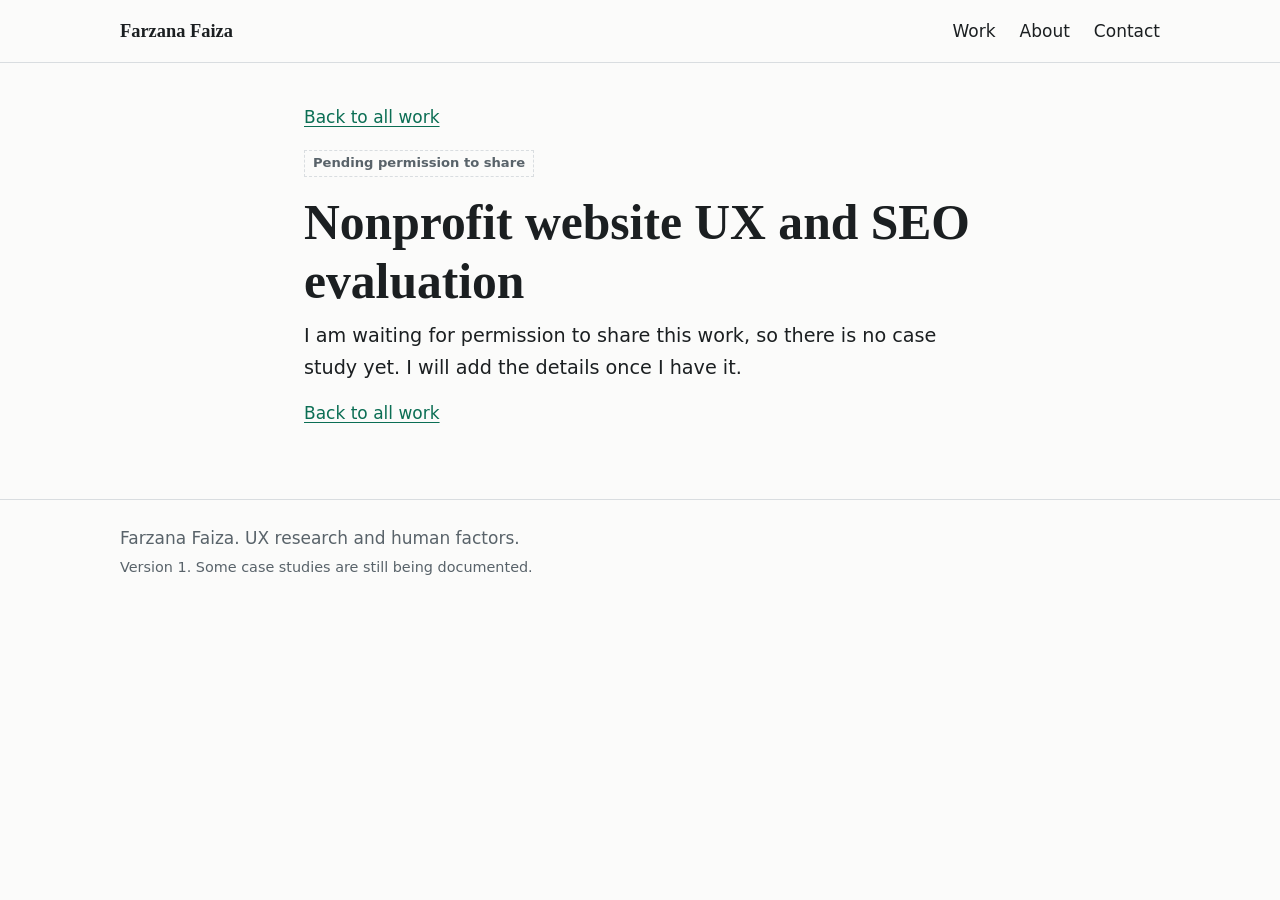
<file: projects/nonprofit-audit.html>
<!DOCTYPE html>
<html lang="en">
<head>
<meta charset="utf-8">
<meta name="viewport" content="width=device-width, initial-scale=1">
<title>Nonprofit website evaluation | Farzana Faiza</title>
<meta name="description" content="A website UX and SEO evaluation for a nonprofit. The case study is pending permission to share.">
<link rel="stylesheet" href="../style.css">
</head>
<body>
<a class="skip" href="#main">Skip to main content</a>
<header class="site"><div class="wrap bar">
<a class="brand" href="../index.html">Farzana Faiza</a>
<nav aria-label="Main"><ul>
<li><a href="../index.html#work">Work</a></li>
<li><a href="../about.html">About</a></li>
<li><a href="../index.html#contact">Contact</a></li>
</ul></nav></div></header>

<main id="main" class="wrap cs">
<p><a href="../index.html#work">Back to all work</a></p>
<p><span class="chip wip">Pending permission to share</span></p>
<h1>Nonprofit website UX and SEO evaluation</h1>
<p class="lede">I am waiting for permission to share this work, so there is no case study yet. I will add the details once I have it.</p>
<p><a href="../index.html#work">Back to all work</a></p>
</main>
<footer class="site"><div class="wrap">
<p>Farzana Faiza. UX research and human factors.</p>
<p class="small">Version 1. Some case studies are still being documented.</p>
</div></footer>
</body>
</html>
</file>
<file: style.css>
/* =====================================================================
   1. EDIT HERE FIRST: colors, fonts, spacing, widths.
   Change a value, save, and the whole site updates.
   ===================================================================== */
:root{
  --bg:#FBFBFA;            /* page background */
  --surface:#F1F3F3;       /* cards and boxes */
  --ink:#1B1F21;           /* main text */
  --muted:#59636A;         /* secondary text */
  --line:#D9DDE0;          /* borders */
  --accent:#0B6E54;        /* the ONE accent color (links, status, rules) */
  --placeholder-bg:#FFF4CC;   /* yellow highlight on [PLACEHOLDERS] */
  --placeholder-line:#B58900;
  --font-body:system-ui,-apple-system,"Segoe UI",Roboto,Helvetica,Arial,sans-serif;
  --font-head:"Iowan Old Style","Palatino Linotype",Palatino,Georgia,serif;
  --space-1:.5rem; --space-2:1rem; --space-3:1.5rem; --space-4:2.5rem; --space-5:4.5rem;
  --width-page:68rem;      /* overall page width */
  --width-text:42rem;      /* comfortable reading width */
}

/* 2. BASE */
*{box-sizing:border-box}
html{scroll-behavior:smooth}
[hidden]{display:none!important}
body{margin:0;background:var(--bg);color:var(--ink);font-family:var(--font-body);font-size:1.0625rem;line-height:1.65}
h1,h2,h3{font-family:var(--font-head);line-height:1.2;font-weight:600;margin:0 0 var(--space-1)}
h1{font-size:clamp(2rem,5vw,3.1rem)}
h2{font-size:clamp(1.4rem,3vw,1.8rem);margin-top:var(--space-4)}
h3{font-size:1.15rem}
p{margin:0 0 var(--space-2);max-width:var(--width-text)}
a{color:var(--accent);text-underline-offset:.2em}
a:hover{text-decoration-thickness:2px}
:focus-visible{outline:3px solid var(--accent);outline-offset:3px}
.skip{position:absolute;left:-999px;top:0;background:var(--ink);color:#fff;padding:.6rem 1rem;z-index:10}
.skip:focus{left:1rem;top:1rem}
@media (prefers-reduced-motion:reduce){html{scroll-behavior:auto}*{transition:none!important;animation:none!important}}

/* 3. LAYOUT: header, footer, page width */
.wrap{max-width:var(--width-page);margin:0 auto;padding:0 var(--space-3)}
header.site{border-bottom:1px solid var(--line)}
.bar{display:flex;flex-wrap:wrap;align-items:center;justify-content:space-between;gap:var(--space-1) var(--space-3);padding-top:var(--space-2);padding-bottom:var(--space-2)}
.brand{font-family:var(--font-head);font-size:1.15rem;font-weight:600;color:var(--ink);text-decoration:none}
nav ul{list-style:none;display:flex;flex-wrap:wrap;gap:var(--space-1) var(--space-3);margin:0;padding:0}
nav a{color:var(--ink);text-decoration:none;padding:.25rem 0;border-bottom:2px solid transparent}
nav a:hover,nav a[aria-current]{border-bottom-color:var(--accent)}
footer.site{border-top:1px solid var(--line);margin-top:var(--space-5);padding:var(--space-3) 0;color:var(--muted)}
footer.site p{margin:0 0 .25rem}
.small{font-size:.9rem}

/* 4. HOMEPAGE: hero and featured-work rows */
.hero{padding-top:var(--space-5);padding-bottom:var(--space-3)}
.hero h1{font-size:clamp(2.4rem,6vw,3.6rem);margin-bottom:.2rem}
.kicker{color:var(--accent);font-weight:600;font-size:1.15rem;margin-bottom:var(--space-2)}
.lede{font-size:1.2rem}
.actions{display:flex;flex-wrap:wrap;gap:var(--space-1) var(--space-3);margin-top:var(--space-2);font-weight:600}
.rows{list-style:none;margin:var(--space-3) 0 0;padding:0}
.row{display:grid;grid-template-columns:12rem 1fr;gap:var(--space-3);padding:var(--space-4) 0;border-top:1px solid var(--line)}
.row:last-child{border-bottom:1px solid var(--line)}
.row h3{font-size:clamp(1.3rem,2.6vw,1.75rem)}
.row h3 a{color:var(--ink)}
.kind{font-size:.9rem;font-weight:600;color:var(--accent);margin:0 0 .25rem}
.more{font-weight:600;margin:0}
.chips{list-style:none;margin:0;padding:0;display:grid;gap:.4rem;justify-items:start}
.chip{display:inline-block;font-size:.82rem;font-weight:600;padding:.12rem .5rem;border:1px solid var(--line);margin-right:.3rem}
.chip.done{color:var(--accent);border-color:var(--accent)}
.chip.prop{color:var(--ink);border:1px dashed var(--ink)}
@media (max-width:44rem){.row{grid-template-columns:1fr;gap:var(--space-1)}}

/* 5. COMPONENTS: status label, placeholder, key facts, notes */
.status{display:inline-block;font-size:.85rem;font-weight:600;color:var(--accent);border:1px solid var(--accent);padding:.1rem .55rem;margin-bottom:var(--space-1)}
.ph{background:var(--placeholder-bg);border:1px dashed var(--placeholder-line);padding:.05em .35em}
p.ph,div.ph{display:block;padding:.6rem .8rem}
.meta,.brief{margin:0 0 var(--space-2)}
.meta div,.brief div{margin-bottom:.4rem}
dt{font-size:.85rem;font-weight:600;color:var(--muted)}
dd{margin:0}
.hint{color:var(--muted);font-size:.95rem}
.callout{border-left:4px solid var(--placeholder-line);background:var(--surface);padding:var(--space-2);margin:var(--space-3) 0;max-width:var(--width-text)}
.callout p{margin:0}

/* 6. CASE STUDY PAGES */
.cs{padding-top:var(--space-4);max-width:calc(var(--width-text) + 2 * var(--space-3))}
.brief-box{background:var(--surface);border:1px solid var(--line);padding:var(--space-3);margin-top:var(--space-3)}
.brief-box h2{margin-top:0}
.toc ol{columns:2;padding-left:1.2rem;margin:0}
.toc h2{font-size:1.1rem}
.finding{border-top:1px solid var(--line);padding-top:var(--space-2);margin-top:var(--space-2)}
.label{font-size:.85rem;font-weight:600;color:var(--accent);margin:0 0 .25rem}
figure{margin:var(--space-3) 0}
figure img{max-width:100%;max-height:36rem;width:auto;height:auto}
figure video{display:block;max-width:100%;height:auto;background:var(--surface)}
.fig{min-height:12rem;display:flex!important;align-items:center;justify-content:center;text-align:center}
figcaption{font-size:.95rem;color:var(--muted);margin-top:.4rem}
details{margin:var(--space-2) 0}
summary{cursor:pointer;font-weight:600}
@media (max-width:40rem){.toc ol{columns:1}}

/* 7. COMPARISON DIAGRAM and TABLE (Beyond Behavioral Metrics page) */
.compare{display:grid;grid-template-columns:1fr 1fr;gap:var(--space-3);margin:var(--space-3) 0}
.way{border:1px solid var(--line);background:var(--surface);padding:var(--space-3)}
.way.proposed{border:2px dashed var(--ink);background:var(--bg)}
.way h3{margin-bottom:.1rem}
.way .tagline{color:var(--muted);font-size:.95rem;margin:0}
.steps{list-style:none;counter-reset:s;padding:0;margin:var(--space-2) 0 0}
.steps li{counter-increment:s;position:relative;padding:.5rem 0 .5rem 2rem;border-top:1px solid var(--line)}
.steps li::before{content:counter(s);position:absolute;left:0;font-weight:700;color:var(--accent)}
.steps li.gap{color:var(--muted);font-style:italic}
table{border-collapse:collapse;width:100%;max-width:var(--width-text);margin:var(--space-2) 0}
caption{text-align:left;font-size:.95rem;color:var(--muted);padding-bottom:.4rem}
th,td{border:1px solid var(--line);padding:.5rem .7rem;text-align:left;vertical-align:top}
th{background:var(--surface)}
.chip.wip{color:var(--muted);border-style:dashed}
.table-wrap{overflow-x:auto}
.table-wrap table{max-width:none;min-width:34rem}
.flow{list-style:none;display:grid;grid-template-columns:repeat(auto-fit,minmax(8.5rem,1fr));margin:var(--space-2) 0;padding:0;border:1px solid var(--line)}
.flow li{padding:.7rem .8rem;border-right:1px solid var(--line);border-bottom:1px solid var(--line);margin:-0px -1px -1px 0}
.flow a{display:block;font-weight:600;color:var(--ink)}
.flow span{font-size:.85rem;color:var(--muted)}
@media (max-width:44rem){.compare{grid-template-columns:1fr}}

/* Locked case study card: summary always visible, extra note on hover or focus */
.row.locked .reveal{max-height:0;overflow:hidden;opacity:0;margin:0;transition:opacity .2s,max-height .2s}
.row.locked:hover .reveal,.row.locked:focus .reveal,.row.locked:focus-within .reveal{max-height:12rem;opacity:1;margin-top:.5rem}
.row.locked:focus{outline:2px solid var(--accent);outline-offset:2px}
@media (hover:none){.row.locked .reveal{max-height:none;opacity:1;margin-top:.5rem}}
@media (prefers-reduced-motion:reduce){.row.locked .reveal{transition:none}}
</file>
